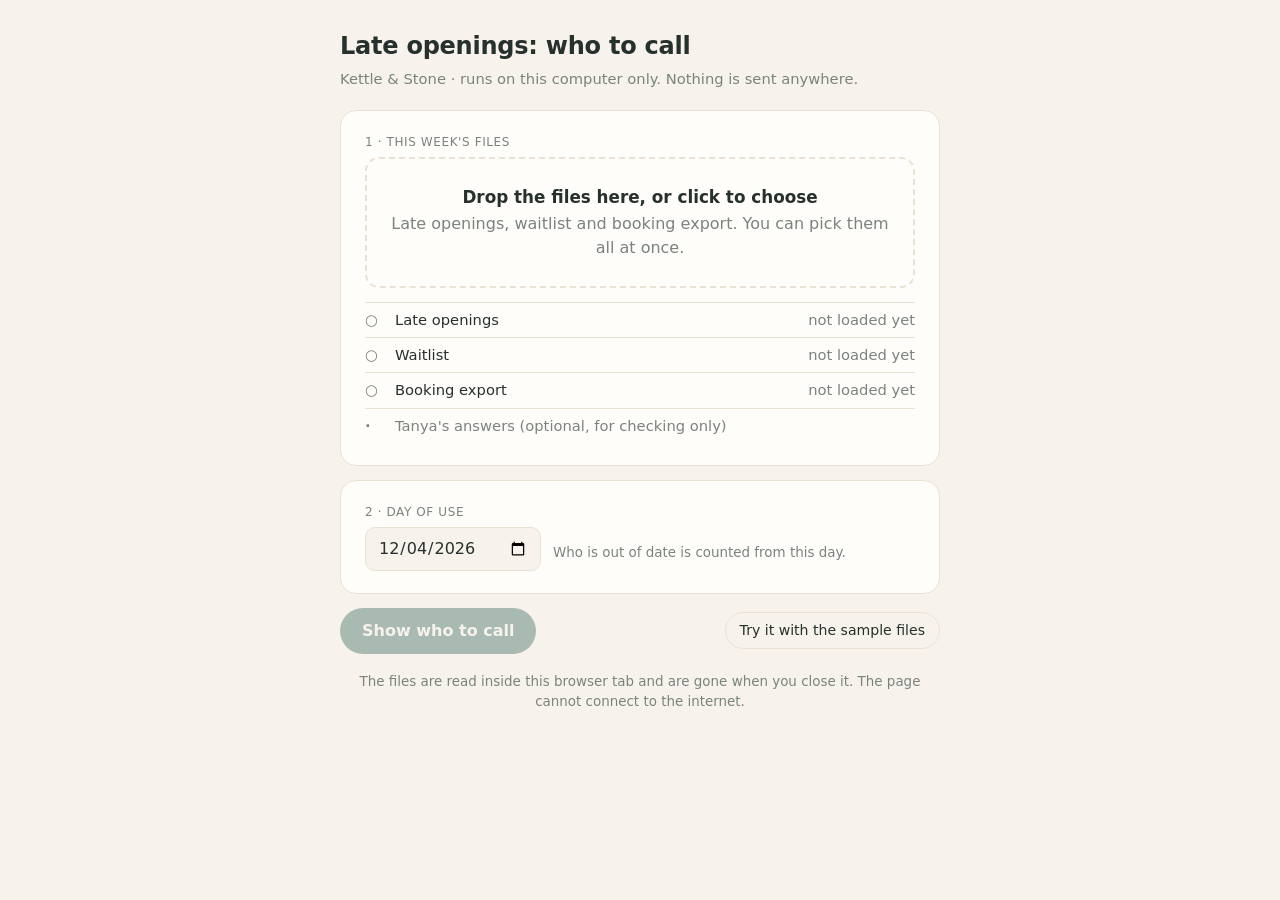
<file: fallback/kettle-refill.html>
<!doctype html>
<html lang="en">
<head>
<meta charset="utf-8">
<meta name="viewport" content="width=device-width,initial-scale=1">
<meta http-equiv="Content-Security-Policy" content="default-src 'none'; script-src 'unsafe-inline'; style-src 'unsafe-inline'; img-src data:;">
<title>Late openings, who to call</title>
<style>
:root{--bg:#f7f3ec;--card:#fffdf9;--ink:#26302c;--mut:#7a837e;--line:#e9e2d4;--acc:#35665a;--accbg:#e6efe9;--warm:#b96a3b;--warmbg:#f8e9dc;--bad:#a1302e}
@media(prefers-color-scheme:dark){:root{--bg:#141817;--card:#1c2220;--ink:#ebefec;--mut:#8d9993;--line:#2c3532;--acc:#7cc4b0;--accbg:#22322d;--warm:#e3a070;--warmbg:#352a21;--bad:#e27a77}}
*{box-sizing:border-box}
body{margin:0;background:var(--bg);color:var(--ink);font:16px/1.5 system-ui,-apple-system,"Segoe UI",sans-serif;-webkit-font-smoothing:antialiased}
button{font:inherit;color:inherit}
header{max-width:1000px;margin:0 auto;padding:28px 20px 12px;display:flex;gap:16px;justify-content:space-between;align-items:flex-end;flex-wrap:wrap}
h1{font-size:1.5rem;font-weight:650;margin:0;letter-spacing:-.01em}
.lead{color:var(--mut);margin:4px 0 0;font-size:.92rem}.lead b{color:var(--ink);font-weight:650}
.setup-mode header{max-width:640px}
.noscript{max-width:1000px;margin:0 auto 16px;padding:12px 20px;color:var(--bad)}
/* setup */
#setup{max-width:640px;margin:0 auto;padding:8px 20px 64px}
.card{background:var(--card);border:1px solid var(--line);border-radius:16px;padding:22px 24px;margin-bottom:14px}
.step{font-size:.75rem;text-transform:uppercase;letter-spacing:.05em;color:var(--mut);margin:0 0 6px}
#drop{display:block;border:2px dashed var(--line);border-radius:14px;padding:26px 16px;text-align:center;cursor:pointer;color:var(--mut)}
#drop.over{border-color:var(--acc);background:var(--accbg)}
#drop b{color:var(--ink);display:block;font-size:1.05rem;margin-bottom:2px}
#pick{position:absolute;opacity:0;pointer-events:none}
#files{list-style:none;margin:14px 0 0;padding:0;font-size:.92rem}
#files li{display:grid;grid-template-columns:22px auto 1fr;gap:8px;padding:6px 0;border-top:1px solid var(--line)}
#files .mk{font-weight:650;color:var(--mut)}#files .got .mk{color:var(--acc)}
#files .fn{color:var(--mut);text-align:right;overflow:hidden;text-overflow:ellipsis;white-space:nowrap}
#files .opt .k{color:var(--mut)}
.row{display:flex;gap:12px;align-items:center;flex-wrap:wrap}
input[type=date]{font:inherit;padding:8px 12px;border:1px solid var(--line);border-radius:10px;background:var(--bg);color:var(--ink)}
.hint{color:var(--mut);font-size:.84rem;margin:8px 0 0}
.primary{border:0;background:var(--acc);color:var(--bg);padding:11px 22px;border-radius:999px;font-weight:650;cursor:pointer}
.primary:disabled{opacity:.4;cursor:default}
.ghost{border:1px solid var(--line);background:transparent;padding:7px 14px;border-radius:999px;cursor:pointer;font-size:.88rem}
.msg{border-radius:12px;padding:10px 14px;font-size:.9rem;margin-bottom:14px}.msg.warn{background:var(--warmbg);color:var(--warm)}.msg.ok{background:var(--accbg);color:var(--acc)}
.privacy{color:var(--mut);font-size:.84rem;text-align:center;margin-top:18px}
/* results */
.bar{display:flex;gap:10px;align-items:center;flex-wrap:wrap}
.seg{display:inline-flex;border:1px solid var(--line);border-radius:999px;background:var(--card);padding:3px}
.seg button{border:0;background:transparent;padding:5px 14px;border-radius:999px;font-size:.88rem;cursor:pointer;color:var(--mut)}
.seg button.on{background:var(--acc);color:var(--bg)}
.segcap{font-size:.75rem;color:var(--mut);margin:0 0 4px 4px}
.app{max-width:1000px;margin:0 auto;padding:8px 20px 40px;display:grid;grid-template-columns:250px 1fr;gap:20px;align-items:start}
.list{background:var(--card);border:1px solid var(--line);border-radius:16px;padding:8px;max-height:80vh;overflow:auto;position:sticky;top:12px}
.day{font-size:.72rem;color:var(--mut);padding:10px 10px 4px;text-transform:uppercase;letter-spacing:.04em}
.item{display:flex;align-items:center;gap:10px;width:100%;text-align:left;border:0;background:none;padding:8px 10px;border-radius:10px;cursor:pointer}
.item:hover{background:var(--accbg)}.item.on{background:var(--acc);color:var(--bg)}
.item .t{font-weight:650;min-width:3.4em;font-variant-numeric:tabular-nums}
.item .th{flex:1;font-size:.86rem;opacity:.8;white-space:nowrap;overflow:hidden;text-overflow:ellipsis}
.item .n{font-size:.76rem;min-width:1.7em;text-align:center;padding:1px 6px;border-radius:999px;background:var(--accbg);color:var(--acc);font-weight:650}
.item .n.z{background:transparent;color:var(--mut);font-weight:400}
.item.on .n{background:rgba(255,255,255,.2);color:inherit}
.panel{background:var(--card);border:1px solid var(--line);border-radius:16px;padding:24px 26px}
.panel h2{margin:0;font-size:1.3rem;font-weight:650;letter-spacing:-.01em}
.meta{color:var(--mut);font-size:.88rem;margin-top:2px}
.funnel{display:flex;gap:8px;align-items:center;flex-wrap:wrap;margin:14px 0 20px;color:var(--mut);font-size:.84rem}
.funnel b{color:var(--ink);font-weight:650}.funnel .arrow{opacity:.6}
.rule{background:var(--bg);border-radius:12px;padding:10px 14px;font-size:.86rem;color:var(--mut);margin-bottom:12px}.rule b{color:var(--ink)}
.p{display:grid;grid-template-columns:34px 1fr auto;gap:2px 12px;align-items:center;padding:12px 14px;border-radius:12px;margin-bottom:8px;border:1px solid var(--line)}
.p.now{background:var(--accbg);border-color:var(--acc)}
.p.later{opacity:.6}.p.skipped{opacity:.4}.p.skipped .nm,.p.skipped .ph{text-decoration:line-through}
.rk{width:28px;height:28px;border-radius:50%;background:var(--card);color:var(--acc);font-weight:650;display:grid;place-items:center;font-size:.85rem}
.lab{grid-column:1/4;font-size:.72rem;text-transform:uppercase;letter-spacing:.05em;color:var(--acc);font-weight:650;display:none}
.p.now .lab{display:block}
.nm{font-weight:650;font-size:1.1rem}.p.now .nm{font-size:1.3rem}
.ph{font-size:1.05rem;font-variant-numeric:tabular-nums}.p.now .ph{font-size:1.3rem;font-weight:650}
.sub{grid-column:2/4;color:var(--mut);font-size:.82rem;display:flex;gap:8px;flex-wrap:wrap;align-items:center}
.tag{padding:0 9px;border-radius:999px;background:var(--warmbg);color:var(--warm);font-size:.76rem}
.chks{grid-column:2/4;list-style:none;margin:6px 0 0;padding:0;font-size:.84rem;display:grid;gap:2px}
.chks li{display:grid;grid-template-columns:16px 76px 1fr auto;gap:6px}
.ck{color:var(--acc);font-weight:650}.w,.got{color:var(--mut)}
.btns{grid-column:2/4;display:flex;gap:8px;margin-top:8px;flex-wrap:wrap}
.btns button{font-size:.86rem;padding:6px 14px;border-radius:999px;border:1px solid var(--line);background:var(--card);cursor:pointer}
.btns button.go{background:var(--acc);border-color:var(--acc);color:var(--bg)}
.done-msg{background:var(--accbg);border:1px solid var(--acc);border-radius:12px;padding:12px 14px;margin-bottom:8px;font-weight:650}
.done-msg.warn{background:var(--warmbg);border-color:var(--warm);color:var(--warm)}
.link{border:0;background:none;text-decoration:underline;cursor:pointer;font-weight:400;font-size:.88rem;color:inherit}
.none{padding:14px;border:1px solid var(--line);border-radius:12px;color:var(--mut)}
.more{color:var(--mut);font-size:.84rem;margin:4px 2px 0}
.chk{margin-top:14px;font-size:.82rem;color:var(--acc)}.chk.miss{color:var(--bad)}
.foot{max-width:1000px;margin:0 auto;padding:0 20px 48px}
details{background:var(--card);border:1px solid var(--line);border-radius:14px;padding:12px 18px;margin-top:10px}
summary{cursor:pointer;font-weight:650}details p{color:var(--mut);font-size:.88rem;margin:6px 0}li{font-size:.92rem}
.panel details{background:transparent}
@media(max-width:760px){.app{grid-template-columns:1fr}.list{position:static;max-height:240px}.chks li{grid-template-columns:16px 70px 1fr}.chks .got{grid-column:3}}
</style>
</head>
<body class="setup-mode">
<header><div><h1>Late openings: who to call</h1>
<p class="lead" id="lead">Kettle &amp; Stone · runs on this computer only. Nothing is sent anywhere.</p></div></header>
<noscript><p class="noscript">This page needs a normal web browser such as Chrome or Edge, with scripts allowed.</p></noscript>

<main id="setup">
  <div id="msg" class="msg" hidden></div>
  <div class="card">
    <p class="step">1 · This week's files</p>
    <label id="drop" for="pick"><b>Drop the files here, or click to choose</b>Late openings, waitlist and booking export. You can pick them all at once.</label>
    <input id="pick" type="file" accept=".csv,text/csv" multiple>
    <ul id="files"></ul>
  </div>
  <div class="card">
    <p class="step">2 · Day of use</p>
    <div class="row"><input id="today" type="date"><span class="hint">Who is out of date is counted from this day.</span></div>
  </div>
  <div class="row" style="justify-content:space-between">
    <button id="go" class="primary" disabled>Show who to call</button>
    <button id="sampleBtn" class="ghost">Try it with the sample files</button>
  </div>
  <p class="privacy">The files are read inside this browser tab and are gone when you close it. The page cannot connect to the internet.</p>
</main>

<div id="results" hidden>
  <div class="app" style="padding-bottom:8px">
    <div class="bar" style="grid-column:1/3;justify-content:space-between">
      <div class="bar"><button id="back" class="ghost">← Load other files</button><button id="logBtn" class="ghost">Download run log</button></div>
      <div><p class="segcap">Who gets the first call</p><div class="seg"><button data-order="asked" class="on">Asked first</button><button data-order="fast">Fastest to arrive</button></div></div>
    </div>
  </div>
  <div class="app"><nav class="list" id="list"></nav><section class="panel" id="panel"></section></div>
  <div class="foot">
    <details><summary>Needs a look before use (<span id="reviewN">0</span>)</summary><p>Notes the rules could not read. These people are never shown until someone checks.</p><ul id="review"></ul></details>
    <details><summary>Taken off the list (<span id="oldN">0</span>)</summary><ul id="old"></ul></details>
  </div>
</div>
<script type="application/json" id="sample">{"today": "2026-10-21", "names": {"openings": "late-openings-2026-09-21-to-2026-10-17.csv", "waitlist": "waitlist-2026-10-21.csv", "appointments": "appointments-2026-09-21-to-2026-10-17.csv", "key": "answer-key-tanya.csv"}, "files": {"openings": "opening_id,appointment_id,date,day,start,length_min,therapist,kind,cancelled_at,hours_notice,heard_via,client_had_confirmed,refilled,refilled_how,booked_value_cad\nO01,A-24010,2026-09-21,Mon,12:30,60,Josée Landry,late cancel,2026-09-21 09:47,2.7,phone,yes (text),no,,115\nO02,A-24020,2026-09-21,Mon,15:45,60,Amira Haddad,no-show,2026-09-21 16:00,0.0,no-show,no,no,,115\nO03,A-24035,2026-09-22,Tue,11:00,90,Kelsey Babineau,late cancel,2026-09-22 07:12,3.8,voicemail (overnight),yes (text),no,,160\nO04,A-24038,2026-09-22,Tue,12:15,60,Dave Melanson,late cancel,2026-09-22 03:00,9.2,voicemail (overnight),yes (phone),yes,rebooked online,115\nO05,A-24065,2026-09-23,Wed,11:45,60,Rachel Thibodeau,late cancel,2026-09-22 23:22,12.4,online (Kneadly),yes (text),no,,115\nO06,A-24075,2026-09-23,Wed,15:00,60,Kelsey Babineau,late cancel,2026-09-23 01:42,13.3,online (Kneadly),yes (text),no,,115\nO07,A-24085,2026-09-23,Wed,18:45,60,Amira Haddad,no-show,2026-09-23 19:00,0.0,no-show,no,no,,115\nO08,A-24086,2026-09-23,Wed,18:45,60,Rachel Thibodeau,late cancel,2026-09-23 04:23,14.4,voicemail (overnight),yes (text),no,,115\nO09,A-24090,2026-09-24,Thu,10:15,60,Josée Landry,late cancel,2026-09-23 22:31,11.7,online (Kneadly),yes (text),no,,115\nO10,A-24099,2026-09-24,Thu,13:30,60,Dave Melanson,late cancel,2026-09-24 05:16,8.2,online (Kneadly),no,yes,desk called down the waitlist,115\nO11,A-24126,2026-09-25,Fri,13:15,60,Josée Landry,late cancel,2026-09-25 00:31,12.7,online (Kneadly),yes (text),yes,a client happened to call,115\nO12,A-24163,2026-09-28,Mon,11:30,60,Josée Landry,late cancel,2026-09-27 21:58,13.5,voicemail (overnight),no,yes,rebooked online,115\nO13,A-24167,2026-09-28,Mon,12:30,30,Amira Haddad,late cancel,2026-09-28 11:20,1.2,text reply,yes (phone),no,,70\nO14,A-24172,2026-09-28,Mon,13:30,60,Dave Melanson,no-show,2026-09-28 13:45,0.0,no-show,yes (text),no,,115\nO15,A-24188,2026-09-29,Tue,09:00,60,Marc Cormier,late cancel,2026-09-28 13:42,19.3,text reply,no,yes,a client happened to call,115\nO16,A-24193,2026-09-29,Tue,11:00,60,Dave Melanson,late cancel,2026-09-29 01:16,9.7,voicemail (overnight),yes (phone),no,,115\nO17,A-24231,2026-09-30,Wed,14:45,60,Amira Haddad,late cancel,2026-09-30 05:25,9.3,online (Kneadly),yes (text),no,,115\nO18,A-24265,2026-10-01,Thu,16:30,60,Rachel Thibodeau,late cancel,2026-10-01 09:09,7.3,morning call,yes (text),no,,115\nO19,A-24268,2026-10-01,Thu,17:45,60,Dave Melanson,late cancel,2026-10-01 06:25,11.3,voicemail (overnight),yes (text),no,,115\nO20,A-24281,2026-10-02,Fri,12:00,60,Dave Melanson,late cancel,2026-10-02 08:22,3.6,morning call,no,no,,115\nO21,A-24283,2026-10-02,Fri,13:00,60,Josée Landry,no-show,2026-10-02 13:15,0.0,no-show,no,no,,115\nO22,A-24284,2026-10-02,Fri,13:15,60,Dave Melanson,late cancel,2026-10-01 21:36,15.7,online (Kneadly),yes (text),yes,desk called down the waitlist,115\nO23,A-24320,2026-10-05,Mon,10:15,60,Amira Haddad,late cancel,2026-10-05 03:36,6.7,voicemail (overnight),yes (text),yes,desk called down the waitlist,115\nO24,A-24335,2026-10-05,Mon,14:45,60,Amira Haddad,late cancel,2026-10-05 00:59,13.8,online (Kneadly),yes (text),no,,115\nO25,A-24354,2026-10-06,Tue,12:00,60,Dave Melanson,late cancel,2026-10-05 23:29,12.5,online (Kneadly),yes (text),yes,a client happened to call,115\nO26,A-24360,2026-10-06,Tue,13:15,30,Dave Melanson,no-show,2026-10-06 13:30,0.0,no-show,no,no,,70\nO27,A-24365,2026-10-06,Tue,15:30,90,Kelsey Babineau,late cancel,2026-10-06 07:43,7.8,voicemail (overnight),yes (text),no,,160\nO28,A-24381,2026-10-07,Wed,11:15,60,Josée Landry,late cancel,2026-10-07 08:53,2.4,morning call,yes (text),no,,115\nO29,A-24408,2026-10-08,Thu,10:15,60,Josée Landry,no-show,2026-10-08 10:30,0.0,no-show,no,no,,115\nO30,A-24410,2026-10-08,Thu,11:00,60,Dave Melanson,late cancel,2026-10-08 03:00,8.0,voicemail (overnight),yes (text),no,,115\nO31,A-24423,2026-10-08,Thu,15:15,60,Dave Melanson,late cancel,2026-10-08 14:01,1.2,phone,yes (text),no,,115\nO32,A-24445,2026-10-09,Fri,13:45,60,Rachel Thibodeau,late cancel,2026-10-09 06:50,6.9,online (Kneadly),no,no,,115\nO33,A-24454,2026-10-09,Fri,17:15,60,Dave Melanson,late cancel,2026-10-09 13:51,3.4,phone,no,yes,a client happened to call,115\nO34,A-24506,2026-10-14,Wed,11:00,60,Rachel Thibodeau,late cancel,2026-10-14 03:04,7.9,voicemail (overnight),no,no,,115\nO35,A-24518,2026-10-14,Wed,15:00,60,Rachel Thibodeau,late cancel,2026-10-14 08:56,6.1,morning call,no,yes,desk called down the waitlist,115\nO36,A-24522,2026-10-14,Wed,16:00,60,Kelsey Babineau,late cancel,2026-10-14 10:26,5.6,phone,yes (text),no,,115\nO37,A-24531,2026-10-15,Thu,11:00,60,Dave Melanson,no-show,2026-10-15 11:15,0.0,no-show,no,no,,115\nO38,A-24534,2026-10-15,Thu,11:15,60,Marc Cormier,late cancel,2026-10-14 23:15,12.0,voicemail (overnight),yes (text),no,,115\nO39,A-24541,2026-10-15,Thu,14:00,60,Dave Melanson,late cancel,2026-10-15 10:40,3.3,phone,yes (text),no,,115\nO40,A-24547,2026-10-15,Thu,16:00,60,Rachel Thibodeau,late cancel,2026-10-15 14:43,1.3,text reply,no,no,,115\nO41,A-24560,2026-10-16,Fri,12:00,60,Dave Melanson,late cancel,2026-10-16 05:30,6.5,online (Kneadly),yes (text),no,,115\nO42,A-24567,2026-10-16,Fri,14:15,60,Kelsey Babineau,late cancel,2026-10-16 09:12,5.0,morning call,no,yes,a client happened to call,115\nO43,A-24571,2026-10-16,Fri,15:00,60,Dave Melanson,no-show,2026-10-16 15:15,0.0,no-show,no,no,,115\nO44,A-24594,2026-10-17,Sat,14:00,60,Amira Haddad,late cancel,2026-10-17 00:45,13.2,voicemail (overnight),yes (text),yes,rebooked online,115\n", "waitlist": "line,added,name,phone,notes\n1,Jul 6,Gisele Maillet,506-555-0101,\"90 - any - sciatica, L side\"\n2,7/14,Pauline Bastarache,506 555 0102,any - 1hr - AM\n3,Jul 20,Terry Hebert,(506) 555-0103,Dave only - after 5 - landline\n4,7/27,Normand Vienneau,506-555-0104,\"Dave only. 90. low back, bad\"\n5,Aug 4,Lynn Savoie,5065550105,J only - knee replacement June - 45\n6,8/10,Lorraine Johnson,506-555-0106,Amira - 1hr - Mon\n7,Aug 11,Lynn S.,same #,again - 45 or 60\n8,8/15,Ray Daigle,506-555-0107,any - 30 - lunch\n9,Aug 22,Claudette Richard,506-555-0108,Josée or Rachel - 90 - low back\n10,8/24,Sarah Collette,506-555-0109,\"pregnant, 2nd tri - female - 60 - wkdays\"\n11,Aug 25,Heather Doucet,506 555 0110,any - 60 - only til end of Sept then back to Ont\n12,8/26,Denis Theriault,506-555-0111,\"not Thurs, anyone but Dave - 1hr - after 3:30 (work)\"\n13,Aug 28,Kim Belliveau,506-555-0112,female only - 60 - after 4\n14,8/29,Chantal Maltais,(506)555-0113,\"post-op shoulder (rotator cuff Aug 3) - Josée only - 45 or 60 - needs 3h, drives in from Shediac\"\n15,Aug 30,Mel Arsenault,506-555-0114,any - 60 - same day ok\n16,8/31,Carole Mazerolle,506-555-0115,Josée - 60 - hip replacement July\n17,Sept 1,Brianne Cyr,506-555-0116,wants one before wedding Oct 3 - any female - 90\n18,9/2,Marcel Bujold,506-555-0117,\"Marc's reg, wants an extra - Marc only - AM - can come in 30 min, retired\"\n19,Sept 3,Jen LeBlanc,506-555-0118,any - 60 - mornings\n20,9/4,Ginette Losier,506-555-0119,fibro - light pressure!! - female only - 60 - Tues/Thurs\n21,Sept 5,Bob Gaudet,506 555 0120,\"1hr - not Marc (neighbour) - can come quick, 1hr\"\n22,9/7,Luc Bernard,506-555-0121,any - 1hr - away hunting til Oct 9\n23,Sept 8,Dan Robichaud,506-555-0122,any - 60 - Sat only. moved to Hfx?? Kelsey says\n24,9/9,Kevin Steeves,506-555-0123,any - after 5 (works) - TEXT don't call\n25,Sept 10,Steph Poirier,506-555-0124,Kelsey only - Tues - 1hr\n26,9/11,Amanda Bourgeois,506-555-0125,\"MVA claim, ins pays - Rachel or Josée - 1hr\"\n27,Sept 12,Sylvie Bordage,506-555-0126,Rachel - 60 - next day only (shift work)\n28,9/14,Yvon Allain,506-555-0127,any - 90 only - Sat\n29,Sept 15,Anne-Marie Leger,506-555-0128,\"Amira - TMJ - 45. called 10/9, going to someone in Dieppe now, take off\"\n30,9/16,Tina Saulnier,506-555-0129,Kelsey or Amira - 1hr\n31,Sept 17,Claudette R,same #,60 ok too\n32,9/18,Mike Goguen,506-555-0130,any - after 4 - here til Oct 10 (contract at the hospital)\n33,Sept 19,Patrick Chiasson,506-555-0131,AB Dave - not Mon - 1hr - AM\n34,9/21,Brianne Cyr,506-555-0116,\"again!! wedding is Sat the 3rd, any time\"\n35,Sept 22,Jennifer Leblanc,506-555-0118,\"called again, mornings still\"\n36,9/22,Monique Hache,506-555-0132,migraines - Amira only - 45 - not before 10\n37,Sept 24,Greg Wilson,506-555-0133,NEW client (intake form) - any - Fri only after 3\n38,9/25,Rita McGraw,506-555-0134,Rachel only - evenings after 6 - 1hr\n39,Sept 28,Joel Bertin,506-555-0135,\"any - 30 or 45 - on his lunch 12-1 only - 30 min notice ok, works at the bank across the st\"\n40,9/29,Vanessa Caissie,506-555-0136,pregnant 30 wks - Amira pref - needs 2-3 hrs\n41,Sept 30,Ron Babin,506-555-0137,Dave only - 90\n42,9/30,Amanda B.,506-555-0125,can do 90 if ins ok's it. still R/J\n43,Oct 1,Tina S,506-555-0129,called - has to be done by 2:30 (school pickup)\n44,10/1,Mireille Cole,506-555-0138,any - 60 - AM - text only (shift worker)\n45,Oct 2,Nicole Vautour,506-555-0139,\"Josée or Amira - 60 - not Fri - concussion (MVA), light only\"\n46,10/3,Shawn Duguay,506-555-0140,\"Marc or Dave - 1hr - hockey, hamstring\"\n47,Oct 5,Normand V,506-555-0104,again. Dave. 90 or 60 fine. after 4\n48,10/6,Carole M,506-555-0115,Jos or Rachel ok now - AM only\n49,Oct 6,Andrea Pitre,506-555-0141,any female - 45 - Wed or Fri - needs 4 hrs (2 kids)\n50,10/7,Kim Belliveau,506-555-0112,\"tried 2x, # not in service??\"\n51,Oct 8,Pauline B.,506-555-0102,called back - still wants in. Mon or Wed AM only now\n52,10/8,Helene Surette,506-555-0142,\"cancer survivor, no deep - Kelsey or Josée - 60 - Wed/Fri\"\n53,Oct 9,Luc B,506-555-0121,\"back now. wants 90 if poss, 60 ok. not Sat\"\n54,10/9,Brent Coates,506-555-0143,any but Dave - 90 - after 4\n55,Oct 10,Sylvie B,506-555-0126,still waiting - Rachel or Amira\n56,10/13,Lorraine Johnson,506-555-0106,\"called again - still Amira, Mon or Tues\"\n57,Oct 13,Lise Gautreau,506-555-0144,Dave or Jos - afternoons - can come in 2 hrs\n58,10/14,Ron Babin,506-555-0137,again - Dave - 90 - Tues or Fri only now (new shifts)\n59,Oct 15,Jordan Ouellette,506-555-0145,any - 45 - Mon/Tues after 5 - can come in an hour\n60,10/19,Mireille Cole,506-555-0138,\"sorry, add: not Thurs\"\n", "appointments": "appointment_id,date,start,end,length_min,service,therapist,client_id,client_name,booked_at,booked_via,confirmation,status,cancelled_at,cancel_via,late_fee,rebooked_into,desk_notes\nA-24001,2026-09-21,09:00,10:00,60,Massage therapy 60 min,Amira Haddad,K-2146,Gabriel Morin,2026-09-16 12:56,online,text C,Completed,,,,,\nA-24002,2026-09-21,10:00,11:00,60,Massage therapy 60 min,Josée Landry,K-1474,Thérèse Haley,2026-09-18 14:50,online,text C,Completed,,,,,\nA-24003,2026-09-21,11:00,12:00,60,Massage therapy 60 min,Dave Melanson,K-1579,Ryan Kelly,2026-09-07 20:18,online,text C,Completed,,,,,\nA-24004,2026-09-21,11:00,11:45,45,Massage therapy 45 min,Rachel Thibodeau,K-2608,Tim Fournier,2026-08-31 11:17,desk,text C,Completed,,,,,\nA-24005,2026-09-21,11:15,12:15,60,Massage therapy 60 min,Amira Haddad,K-1901,Manon Gautier,2026-09-07 10:18,online,phone (Tanya),Completed,,,,,\nA-24006,2026-09-21,11:15,12:15,60,Massage therapy 60 min,Josée Landry,K-2832,Joanne Lanteigne,2026-08-24 18:55,phone,text C,Completed,,,,,\nA-24007,2026-09-21,12:00,13:00,60,Massage therapy 60 min,Rachel Thibodeau,K-1614,Katie Breau,2026-09-11 09:52,online,text C,Completed,,,,,\nA-24008,2026-09-21,12:15,13:15,60,Massage therapy 60 min,Dave Melanson,K-1747,Victor Paulin,2026-08-24 20:31,phone,text C,Cancelled,2026-09-19 05:14,phone,,,\nA-24009,2026-09-21,12:30,13:00,30,Massage therapy 30 min,Amira Haddad,K-1915,Thérèse Morin,2026-09-14 10:42,online,none,Completed,,,,,\nA-24010,2026-09-21,12:30,13:30,60,Massage therapy 60 min,Josée Landry,K-1201,Courtney White,2026-09-07 18:25,online,text C,Late cancel,2026-09-21 09:47,phone,waived,,\nA-24011,2026-09-21,13:15,14:45,90,Massage therapy 90 min,Amira Haddad,K-2776,Alain Thomas,2026-09-18 18:40,phone,none,Completed,,,,,\nA-24012,2026-09-21,13:15,14:15,60,Massage therapy 60 min,Rachel Thibodeau,K-2111,Lauren O'Neill,2026-09-14 08:43,desk,text C,Completed,,,,,\nA-24013,2026-09-21,13:30,14:30,60,Massage therapy 60 min,Dave Melanson,K-1929,Louise Morin,2026-09-18 16:02,online,text C,Completed,,,,,\nA-24014,2026-09-21,13:45,14:15,30,Massage therapy 30 min,Josée Landry,K-1551,Marie-Claude Breau,2026-09-16 19:55,online,text C,Completed,,,,,parking pass given\nA-24015,2026-09-21,14:30,15:30,60,Massage therapy 60 min,Josée Landry,K-1908,Diane Michaud,2026-09-20 18:44,desk,text C,Completed,,,,,\nA-24016,2026-09-21,14:30,15:15,45,Massage therapy 45 min,Rachel Thibodeau,K-2797,Caroline Jacob,2026-08-17 18:19,online,phone (Tanya),Completed,,,,,\nA-24017,2026-09-21,14:45,15:45,60,Massage therapy 60 min,Dave Melanson,K-2727,Marie-Claude Arseneault,2026-08-17 10:21,online,text C,Completed,,,,,\nA-24018,2026-09-21,15:00,15:30,30,Massage therapy 30 min,Amira Haddad,K-2356,Laurie Martin,2026-09-16 09:17,online,text C,Completed,,,,,\nA-24019,2026-09-21,15:30,17:00,90,Massage therapy 90 min,Rachel Thibodeau,K-2748,Alain Duplessis,2026-09-11 10:30,phone,text C,Completed,,,,,\nA-24020,2026-09-21,15:45,16:45,60,Massage therapy 60 min,Amira Haddad,K-2902,Robin Beaulieu,2026-09-11 08:00,online,none,No-show,2026-09-21 16:00,no-show,waived,,\nA-24021,2026-09-21,15:45,17:15,90,Massage therapy 90 min,Josée Landry,K-2636,Martine LeClair,2026-09-16 20:01,online,text C,Completed,,,,,\nA-24022,2026-09-21,16:00,17:30,90,Massage therapy 90 min,Dave Melanson,K-3035,Bernadette Kelly,2026-09-20 15:44,online,none,Completed,,,,,\nA-24023,2026-09-21,17:00,18:00,60,Massage therapy 60 min,Amira Haddad,K-3070,Cathy Johnston,2026-08-24 09:52,online,text C,Completed,,,,,\nA-24024,2026-09-21,17:15,18:45,90,Massage therapy 90 min,Rachel Thibodeau,K-3259,Eric Breau,2026-09-14 07:57,online,none,Completed,,,,,\nA-24025,2026-09-21,17:30,18:00,30,Massage therapy 30 min,Josée Landry,K-1236,Dominique White,2026-09-07 20:22,online,text C,Completed,,,,,\nA-24026,2026-09-21,17:45,18:15,30,Massage therapy 30 min,Dave Melanson,K-1411,Geneviève Lanteigne,2026-09-14 18:16,desk,text C,Completed,,,,,\nA-24027,2026-09-21,18:30,19:15,45,Massage therapy 45 min,Dave Melanson,K-1124,Dominique Saint-Onge,2026-08-17 17:21,online,none,Completed,,,,,\"running 10 min late, called\"\nA-24028,2026-09-21,19:00,20:00,60,Massage therapy 60 min,Rachel Thibodeau,K-2160,Laurie Wheaton,2026-09-11 12:44,desk,text C,Completed,,,,,\"running 10 min late, called\"\nA-24029,2026-09-21,19:30,20:00,30,Massage therapy 30 min,Dave Melanson,K-1327,Thérèse MacLean,2026-08-17 20:14,online,none,Completed,,,,,\nA-24030,2026-09-22,09:00,10:00,60,Massage therapy 60 min,Amira Haddad,K-1383,Ashley Wheaton,2026-09-20 09:33,phone,none,Completed,,,,,\nA-24031,2026-09-22,09:00,10:00,60,Massage therapy 60 min,Marc Cormier,K-2755,Colette Girouard,2026-09-21 10:43,phone,text C,Completed,,,,,\nA-24032,2026-09-22,10:15,11:15,60,Massage therapy 60 min,Amira Haddad,K-1299,Simone Clark,2026-09-17 19:27,desk,none,Completed,,,,,\nA-24033,2026-09-22,10:15,10:45,30,Massage therapy 30 min,Marc Cormier,K-2748,Alain Duplessis,2026-09-12 10:15,desk,text C,Completed,,,,,\nA-24034,2026-09-22,11:00,12:00,60,Massage therapy 60 min,Dave Melanson,K-2307,Manon Beaulieu,2026-08-25 15:08,online,none,Completed,,,,,\nA-24035,2026-09-22,11:00,12:30,90,Massage therapy 90 min,Kelsey Babineau,K-1698,Nathalie Lagacé,2026-09-12 20:51,online,text C,Late cancel,2026-09-22 07:12,voicemail (overnight),waived,,\nA-24036,2026-09-22,11:00,12:00,60,Massage therapy 60 min,Marc Cormier,K-2454,Victor White,2026-09-19 11:39,phone,text C,Completed,,,,,\nA-24037,2026-09-22,11:30,12:30,60,Massage therapy 60 min,Amira Haddad,K-2454,Victor White,2026-08-18 20:08,desk,text C,Completed,,,,,\nA-24038,2026-09-22,12:15,13:15,60,Massage therapy 60 min,Dave Melanson,K-1789,Karine Brun,2026-08-18 17:01,desk,phone (Tanya),Late cancel,2026-09-22 03:00,voicemail (overnight),waived,A-24039,\nA-24039,2026-09-22,12:15,13:15,60,Massage therapy 60 min,Dave Melanson,K-1656,Tracy Gautier,2026-09-22 07:20,online,n/a (same day),Completed,,,,,slot reopened online (slot from A-24038)\nA-24040,2026-09-22,12:15,12:45,30,Massage therapy 30 min,Marc Cormier,K-2482,Tim Chevarie,2026-09-20 07:03,online,text C,Completed,,,,,\nA-24041,2026-09-22,12:45,13:45,60,Massage therapy 60 min,Amira Haddad,K-1747,Victor Paulin,2026-09-21 18:36,desk,none,Completed,,,,,\nA-24042,2026-09-22,12:45,13:30,45,Massage therapy 45 min,Kelsey Babineau,K-1306,Sylvain Hicks,2026-09-08 12:35,online,text C,Cancelled,2026-09-18 05:08,phone,,,\nA-24043,2026-09-22,13:00,13:45,45,Massage therapy 45 min,Marc Cormier,K-2209,Nathalie Boucher,2026-09-01 19:06,desk,phone (Tanya),Completed,,,,,\nA-24044,2026-09-22,13:30,14:30,60,Massage therapy 60 min,Dave Melanson,K-1565,Émilie Hicks,2026-09-17 09:07,online,text C,Completed,,,,,\nA-24045,2026-09-22,13:45,14:45,60,Massage therapy 60 min,Kelsey Babineau,K-1929,Louise Morin,2026-08-25 18:26,online,text C,Completed,,,,,\nA-24046,2026-09-22,14:00,15:30,90,Massage therapy 90 min,Amira Haddad,K-2111,Lauren O'Neill,2026-09-08 09:05,online,text C,Completed,,,,,\nA-24047,2026-09-22,14:00,14:30,30,Massage therapy 30 min,Marc Cormier,K-2153,Cathy Aucoin,2026-09-17 09:14,online,none,Completed,,,,,\nA-24048,2026-09-22,14:45,15:45,60,Massage therapy 60 min,Dave Melanson,K-2447,Derek Ouellet,2026-09-15 21:18,desk,phone (Tanya),Completed,,,,,\nA-24049,2026-09-22,15:00,16:30,90,Massage therapy 90 min,Kelsey Babineau,K-2958,Eric Duplessis,2026-09-08 17:46,desk,text C,Completed,,,,,\nA-24050,2026-09-22,15:45,16:45,60,Massage therapy 60 min,Amira Haddad,K-1355,Shannon Pothier,2026-09-08 18:06,online,text C,Completed,,,,,\nA-24051,2026-09-22,16:00,17:00,60,Massage therapy 60 min,Dave Melanson,K-1691,Geneviève Brun,2026-08-18 07:36,online,text C,Completed,,,,,\nA-24052,2026-09-22,16:45,18:15,90,Massage therapy 90 min,Kelsey Babineau,K-2958,Eric Duplessis,2026-09-20 19:50,phone,text C,Completed,,,,,\nA-24053,2026-09-22,17:00,18:00,60,Massage therapy 60 min,Amira Haddad,K-3147,Alain Beaulieu,2026-08-18 15:50,online,none,Completed,,,,,\nA-24054,2026-09-22,17:15,18:00,45,Massage therapy 45 min,Dave Melanson,K-2937,Roger Ouellet,2026-08-25 15:03,online,text C,Completed,,,,,\nA-24055,2026-09-22,18:15,19:15,60,Massage therapy 60 min,Dave Melanson,K-2062,Caroline Haley,2026-09-12 15:46,phone,text C,Completed,,,,,\nA-24056,2026-09-22,18:30,20:00,90,Massage therapy 90 min,Kelsey Babineau,K-1348,Simone McKay,2026-09-21 09:52,online,text C,Completed,,,,,\nA-24057,2026-09-22,19:30,20:00,30,Massage therapy 30 min,Dave Melanson,K-1817,Pierre Pothier,2026-09-20 15:59,desk,text C,Completed,,,,,\nA-24058,2026-09-23,09:00,10:00,60,Massage therapy 60 min,Josée Landry,K-1579,Ryan Kelly,2026-08-19 11:03,desk,none,Completed,,,,,\nA-24059,2026-09-23,09:00,10:30,90,Massage therapy 90 min,Kelsey Babineau,K-2510,Colette Taylor,2026-09-20 20:37,online,phone (Tanya),Completed,,,,,\nA-24060,2026-09-23,10:15,11:15,60,Massage therapy 60 min,Josée Landry,K-1733,Sylvain Lirette,2026-09-22 07:11,online,phone (Tanya),Completed,,,,,\nA-24061,2026-09-23,10:45,11:45,60,Massage therapy 60 min,Kelsey Babineau,K-2580,Élise Maillet-Roy,2026-08-26 20:54,online,phone (Tanya),Completed,,,,,\nA-24062,2026-09-23,11:00,11:45,45,Massage therapy 45 min,Amira Haddad,K-1376,Victor Roy,2026-08-19 19:48,phone,none,Completed,,,,,\nA-24063,2026-09-23,11:00,11:30,30,Massage therapy 30 min,Rachel Thibodeau,K-2181,Susan Maillet-Roy,2026-09-21 10:17,online,text C,Completed,,,,,\nA-24064,2026-09-23,11:30,12:30,60,Massage therapy 60 min,Josée Landry,K-3343,Sylvain Morin,2026-08-19 17:38,online,text C,Completed,,,,,\nA-24065,2026-09-23,11:45,12:45,60,Massage therapy 60 min,Rachel Thibodeau,K-2937,Roger Ouellet,2026-09-13 08:52,desk,text C,Late cancel,2026-09-22 23:22,online (Kneadly),waived,,\nA-24066,2026-09-23,12:00,13:00,60,Massage therapy 60 min,Amira Haddad,K-2258,Ryan Blanchard,2026-09-22 15:49,phone,phone (Tanya),Completed,,,,,\nA-24067,2026-09-23,12:00,13:00,60,Massage therapy 60 min,Kelsey Babineau,K-1502,Leah Frenette,2026-08-26 21:18,online,none,Completed,,,,,\nA-24068,2026-09-23,12:45,13:30,45,Massage therapy 45 min,Josée Landry,K-3000,Diane Deveau,2026-09-18 17:02,online,none,Completed,,,,,\nA-24069,2026-09-23,13:00,14:00,60,Massage therapy 60 min,Rachel Thibodeau,K-3217,Émilie Fougère,2026-09-22 15:32,online,text C,Completed,,,,,\nA-24070,2026-09-23,13:15,14:45,90,Massage therapy 90 min,Amira Haddad,K-2279,Gilles Wheaton,2026-09-09 18:57,desk,phone (Tanya),Completed,,,,,\nA-24071,2026-09-23,13:15,14:45,90,Massage therapy 90 min,Kelsey Babineau,K-1047,Pierre Girouard,2026-09-22 08:05,online,text C,Completed,,,,,\nA-24072,2026-09-23,13:45,15:15,90,Massage therapy 90 min,Josée Landry,K-3161,Shannon Saint-Onge,2026-08-26 18:48,online,text C,Completed,,,,,\nA-24073,2026-09-23,14:15,15:15,60,Massage therapy 60 min,Rachel Thibodeau,K-2601,Andrée Lirette,2026-09-16 07:57,desk,text C,Completed,,,,,\nA-24074,2026-09-23,15:00,16:00,60,Massage therapy 60 min,Amira Haddad,K-2993,Michel Chevarie,2026-09-21 08:16,online,text C,Completed,,,,,\nA-24075,2026-09-23,15:00,16:00,60,Massage therapy 60 min,Kelsey Babineau,K-1173,Colette Gautier,2026-08-19 10:37,phone,text C,Late cancel,2026-09-23 01:42,online (Kneadly),waived,,\nA-24076,2026-09-23,15:30,16:30,60,Massage therapy 60 min,Josée Landry,K-1516,Émilie Belanger,2026-09-09 16:30,phone,phone (Tanya),Completed,,,,,\nA-24077,2026-09-23,15:30,16:00,30,Massage therapy 30 min,Rachel Thibodeau,K-2587,Samuel Cyr-Martin,2026-09-16 18:41,online,text C,Completed,,,,,\nA-24078,2026-09-23,16:15,17:15,60,Massage therapy 60 min,Amira Haddad,K-2755,Colette Girouard,2026-09-16 19:08,phone,none,Completed,,,,,\nA-24079,2026-09-23,16:15,17:15,60,Massage therapy 60 min,Kelsey Babineau,K-1684,Thérèse Dionne,2026-09-16 15:59,phone,text C,Completed,,,,,\nA-24080,2026-09-23,16:15,17:15,60,Massage therapy 60 min,Rachel Thibodeau,K-1565,Émilie Hicks,2026-08-19 17:06,desk,none,Cancelled,2026-09-22 05:39,morning call,,,\nA-24081,2026-09-23,16:45,17:45,60,Massage therapy 60 min,Josée Landry,K-1768,Zoé Morin,2026-09-09 17:51,online,none,Completed,,,,,\nA-24082,2026-09-23,17:30,18:30,60,Massage therapy 60 min,Amira Haddad,K-2139,Martine Dionne,2026-09-16 20:13,online,text C,Completed,,,,,\nA-24083,2026-09-23,17:30,18:00,30,Massage therapy 30 min,Kelsey Babineau,K-2160,Laurie Wheaton,2026-09-09 13:43,desk,phone (Tanya),Completed,,,,,\nA-24084,2026-09-23,17:30,18:30,60,Massage therapy 60 min,Rachel Thibodeau,K-1880,Jean-Paul Deveau,2026-09-13 11:22,phone,text C,Completed,,,,,\nA-24085,2026-09-23,18:45,19:45,60,Massage therapy 60 min,Amira Haddad,K-1495,Colette Bourgoin,2026-08-19 21:03,phone,none,No-show,2026-09-23 19:00,no-show,charged $57.50,,\nA-24086,2026-09-23,18:45,19:45,60,Massage therapy 60 min,Rachel Thibodeau,K-1978,Yvette Jacob,2026-09-20 16:03,phone,text C,Late cancel,2026-09-23 04:23,voicemail (overnight),waived,,\nA-24087,2026-09-24,09:00,10:00,60,Massage therapy 60 min,Josée Landry,K-2832,Joanne Lanteigne,2026-09-10 09:07,online,text C,Completed,,,,,\nA-24088,2026-09-24,09:00,09:45,45,Massage therapy 45 min,Marc Cormier,K-2986,Caroline Beaulieu,2026-08-20 13:25,online,text C,Completed,,,,,\nA-24089,2026-09-24,10:00,11:30,90,Massage therapy 90 min,Marc Cormier,K-2545,Sonia MacLean,2026-09-03 18:57,online,text C,Completed,,,,,\nA-24090,2026-09-24,10:15,11:15,60,Massage therapy 60 min,Josée Landry,K-2209,Nathalie Boucher,2026-09-10 16:08,phone,text C,Late cancel,2026-09-23 22:31,online (Kneadly),waived,,\nA-24091,2026-09-24,11:00,11:30,30,Massage therapy 30 min,Dave Melanson,K-3042,Jocelyn Hachey,2026-09-10 12:27,phone,none,Completed,,,,,\nA-24092,2026-09-24,11:00,12:00,60,Massage therapy 60 min,Rachel Thibodeau,K-1481,Stéphane Haley,2026-09-22 17:45,phone,text C,Completed,,,,,\nA-24093,2026-09-24,11:30,12:30,60,Massage therapy 60 min,Josée Landry,K-2258,Ryan Blanchard,2026-09-10 15:28,online,text C,Cancelled,2026-09-22 16:18,text reply,,,\nA-24094,2026-09-24,11:45,13:15,90,Massage therapy 90 min,Dave Melanson,K-1600,Martine Caissy,2026-09-17 15:25,desk,text C,Completed,,,,,\nA-24095,2026-09-24,11:45,12:45,60,Massage therapy 60 min,Marc Cormier,K-2517,Brandon Blanchard,2026-09-10 16:35,online,text C,Completed,,,,,\"running 10 min late, called\"\nA-24096,2026-09-24,12:15,13:45,90,Massage therapy 90 min,Rachel Thibodeau,K-1481,Stéphane Haley,2026-09-03 19:13,phone,phone (Tanya),Completed,,,,,\nA-24097,2026-09-24,12:45,13:45,60,Massage therapy 60 min,Josée Landry,K-1145,Rosalie Fournier,2026-09-10 19:38,phone,text C,Completed,,,,,\nA-24098,2026-09-24,13:00,14:00,60,Massage therapy 60 min,Marc Cormier,K-1649,Courtney Bourgoin,2026-09-23 15:12,online,text C,Completed,,,,,\nA-24099,2026-09-24,13:30,14:30,60,Massage therapy 60 min,Dave Melanson,K-1663,Noémie Fournier,2026-09-14 20:59,desk,none,Late cancel,2026-09-24 05:16,online (Kneadly),waived,A-24100,\nA-24100,2026-09-24,13:30,14:30,60,Massage therapy 60 min,Dave Melanson,K-2291,Melanie Arsenault,2026-09-24 09:09,desk,n/a (same day),Completed,,,,,filled from waitlist (slot from A-24099)\nA-24101,2026-09-24,14:00,14:45,45,Massage therapy 45 min,Josée Landry,K-1789,Karine Brun,2026-09-21 07:48,phone,none,Completed,,,,,\nA-24102,2026-09-24,14:00,15:00,60,Massage therapy 60 min,Rachel Thibodeau,K-2454,Victor White,2026-09-10 14:27,desk,phone (Tanya),Completed,,,,,\nA-24103,2026-09-24,14:15,15:00,45,Massage therapy 45 min,Marc Cormier,K-2391,Roger Gould,2026-09-03 14:21,desk,text C,Completed,,,,,gift cert\nA-24104,2026-09-24,14:45,15:45,60,Massage therapy 60 min,Dave Melanson,K-2237,Linda Blanchard,2026-09-17 20:20,phone,text C,Completed,,,,,\nA-24105,2026-09-24,15:00,16:00,60,Massage therapy 60 min,Josée Landry,K-1586,Louise Perry,2026-09-22 17:34,online,text C,Completed,,,,,\nA-24106,2026-09-24,15:15,16:15,60,Massage therapy 60 min,Rachel Thibodeau,K-3259,Eric Breau,2026-08-27 19:06,phone,text C,Completed,,,,,\nA-24107,2026-09-24,16:00,17:30,90,Massage therapy 90 min,Dave Melanson,K-1817,Pierre Pothier,2026-09-17 10:59,online,phone (Tanya),Completed,,,,,\"running 10 min late, called\"\nA-24108,2026-09-24,16:15,17:15,60,Massage therapy 60 min,Josée Landry,K-2048,Samuel Belanger,2026-09-17 12:40,phone,none,Completed,,,,,\nA-24109,2026-09-24,16:30,17:30,60,Massage therapy 60 min,Rachel Thibodeau,K-2461,Tracy Gould,2026-09-10 12:58,desk,phone (Tanya),Completed,,,,,\nA-24110,2026-09-24,17:30,18:00,30,Massage therapy 30 min,Josée Landry,K-2888,Victor Frenette,2026-09-17 13:27,desk,text C,Completed,,,,,\nA-24111,2026-09-24,17:45,19:15,90,Massage therapy 90 min,Dave Melanson,K-1250,Élise Hachey,2026-09-14 12:23,online,none,Completed,,,,,\nA-24112,2026-09-24,17:45,19:15,90,Massage therapy 90 min,Rachel Thibodeau,K-2132,Serge Gould,2026-09-17 10:53,phone,text C,Completed,,,,,\nA-24113,2026-09-24,19:30,20:00,30,Massage therapy 30 min,Rachel Thibodeau,K-1187,Mona Ross,2026-08-27 15:19,desk,phone (Tanya),Completed,,,,,\nA-24114,2026-09-25,09:00,10:00,60,Massage therapy 60 min,Josée Landry,K-1446,Robin Dupuis,2026-08-21 10:04,online,phone (Tanya),Completed,,,,,\nA-24115,2026-09-25,10:00,11:00,60,Massage therapy 60 min,Kelsey Babineau,K-2188,Megan Lirette,2026-09-18 17:31,online,text C,Completed,,,,,\nA-24116,2026-09-25,10:15,11:15,60,Massage therapy 60 min,Josée Landry,K-2671,Sandra Gould,2026-09-15 12:46,online,text C,Completed,,,,,\nA-24117,2026-09-25,11:00,12:00,60,Massage therapy 60 min,Dave Melanson,K-1446,Robin Dupuis,2026-09-11 13:10,online,none,Completed,,,,,\nA-24118,2026-09-25,11:00,12:00,60,Massage therapy 60 min,Rachel Thibodeau,K-2615,Hailey Jacob,2026-09-18 20:57,online,text C,Completed,,,,,\nA-24119,2026-09-25,11:15,12:00,45,Massage therapy 45 min,Kelsey Babineau,K-2790,Katie Lévesque,2026-09-11 07:51,desk,phone (Tanya),Completed,,,,,\nA-24120,2026-09-25,11:30,12:15,45,Massage therapy 45 min,Josée Landry,K-1733,Sylvain Lirette,2026-09-04 07:34,desk,text C,Completed,,,,,\nA-24121,2026-09-25,12:15,13:00,45,Massage therapy 45 min,Dave Melanson,K-1047,Pierre Girouard,2026-09-18 15:38,phone,text C,Completed,,,,,\nA-24122,2026-09-25,12:15,12:45,30,Massage therapy 30 min,Kelsey Babineau,K-2888,Victor Frenette,2026-09-15 13:56,desk,text C,Completed,,,,,\nA-24123,2026-09-25,12:30,13:00,30,Massage therapy 30 min,Josée Landry,K-2951,Caroline Bourgoin,2026-09-18 15:04,online,text C,Completed,,,,,\nA-24124,2026-09-25,13:00,14:00,60,Massage therapy 60 min,Kelsey Babineau,K-1362,Tim Bourgoin,2026-08-21 12:06,desk,text C,Completed,,,,,ins direct bill\nA-24125,2026-09-25,13:15,14:15,60,Massage therapy 60 min,Dave Melanson,K-2559,Michel Maillet-Roy,2026-09-11 10:41,online,none,Completed,,,,,\nA-24126,2026-09-25,13:15,14:15,60,Massage therapy 60 min,Josée Landry,K-1488,Derek Lirette,2026-09-18 14:42,online,text C,Late cancel,2026-09-25 00:31,online (Kneadly),waived,A-24127,\nA-24127,2026-09-25,13:15,14:15,60,Massage therapy 60 min,Josée Landry,K-1733,Sylvain Lirette,2026-09-25 08:52,phone,n/a (same day),Completed,,,,,client called asking for anything today (slot from A-24126)\nA-24128,2026-09-25,13:15,14:15,60,Massage therapy 60 min,Rachel Thibodeau,K-2251,Jocelyn Arseneault,2026-08-28 15:47,desk,text C,Completed,,,,,\nA-24129,2026-09-25,14:15,15:15,60,Massage therapy 60 min,Kelsey Babineau,K-1271,Cathy Saint-Onge,2026-09-04 20:20,online,text C,Completed,,,,,\nA-24130,2026-09-25,14:30,16:00,90,Massage therapy 90 min,Dave Melanson,K-1684,Thérèse Dionne,2026-09-18 14:33,desk,text C,Completed,,,,,\nA-24131,2026-09-25,14:30,15:00,30,Massage therapy 30 min,Josée Landry,K-2167,Simone Ross,2026-09-15 13:22,online,text C,Completed,,,,,\nA-24132,2026-09-25,14:30,15:30,60,Massage therapy 60 min,Rachel Thibodeau,K-2272,Courtney Haley,2026-09-20 19:32,online,text C,Completed,,,,,\nA-24133,2026-09-25,15:15,16:45,90,Massage therapy 90 min,Josée Landry,K-2321,Bernadette Michaud,2026-09-18 07:42,online,text C,Completed,,,,,\nA-24134,2026-09-25,15:45,17:15,90,Massage therapy 90 min,Rachel Thibodeau,K-3084,Cédric Breau,2026-09-15 09:34,online,text C,Completed,,,,,\nA-24135,2026-09-25,16:15,17:15,60,Massage therapy 60 min,Dave Melanson,K-2790,Katie Lévesque,2026-09-23 12:50,online,none,Completed,,,,,\nA-24136,2026-09-25,16:30,17:15,45,Massage therapy 45 min,Kelsey Babineau,K-1908,Diane Michaud,2026-08-28 16:30,online,none,Completed,,,,,\nA-24137,2026-09-25,17:30,18:00,30,Massage therapy 30 min,Kelsey Babineau,K-2937,Roger Ouellet,2026-09-20 12:34,desk,phone (Tanya),Completed,,,,,\nA-24138,2026-09-25,17:30,18:30,60,Massage therapy 60 min,Rachel Thibodeau,K-1299,Simone Clark,2026-09-22 12:26,desk,phone (Tanya),Completed,,,,,\nA-24139,2026-09-25,18:30,19:15,45,Massage therapy 45 min,Dave Melanson,K-1145,Rosalie Fournier,2026-09-24 07:12,online,none,Completed,,,,,\nA-24140,2026-09-25,18:45,19:45,60,Massage therapy 60 min,Rachel Thibodeau,K-1460,Andrée Collin,2026-09-23 16:39,desk,text C,Completed,,,,,\nA-24141,2026-09-25,19:30,20:00,30,Massage therapy 30 min,Dave Melanson,K-2209,Nathalie Boucher,2026-08-21 10:26,phone,text C,Completed,,,,,\nA-24142,2026-09-26,09:00,10:00,60,Massage therapy 60 min,Amira Haddad,K-1215,Simone MacLean,2026-09-19 21:26,online,text C,Completed,,,,,\nA-24143,2026-09-26,09:00,10:30,90,Massage therapy 90 min,Kelsey Babineau,K-1712,Louise Caissy,2026-09-23 07:21,online,phone (Tanya),Completed,,,,,\nA-24144,2026-09-26,09:00,10:00,60,Massage therapy 60 min,Marc Cormier,K-1012,Marcel Bujold,2026-08-22 11:40,desk,none,Completed,,,,,\nA-24145,2026-09-26,10:15,11:15,60,Massage therapy 60 min,Amira Haddad,K-2153,Cathy Aucoin,2026-09-16 10:11,desk,text C,Completed,,,,,\nA-24146,2026-09-26,10:15,11:45,90,Massage therapy 90 min,Marc Cormier,K-3266,Gabriel Bastien,2026-09-19 07:37,online,none,Completed,,,,,\nA-24147,2026-09-26,10:45,11:45,60,Massage therapy 60 min,Kelsey Babineau,K-1999,Mario Smith,2026-09-05 17:50,online,none,Completed,,,,,\nA-24148,2026-09-26,11:30,12:30,60,Massage therapy 60 min,Amira Haddad,K-1313,Jacques Breau,2026-09-19 14:48,online,none,Completed,,,,,\"first visit, intake done\"\nA-24149,2026-09-26,12:00,13:30,90,Massage therapy 90 min,Kelsey Babineau,K-2748,Alain Duplessis,2026-08-22 20:02,desk,none,Completed,,,,,\nA-24150,2026-09-26,12:00,13:00,60,Massage therapy 60 min,Marc Cormier,K-1068,Yvette Pothier,2026-09-25 20:14,phone,none,Completed,,,,,\nA-24151,2026-09-26,12:45,13:45,60,Massage therapy 60 min,Amira Haddad,K-3147,Alain Beaulieu,2026-09-19 19:59,online,text C,Completed,,,,,\nA-24152,2026-09-26,13:15,14:15,60,Massage therapy 60 min,Marc Cormier,K-2769,Sylvain Cyr-Martin,2026-09-16 17:14,online,phone (Tanya),Completed,,,,,\nA-24153,2026-09-26,13:45,14:15,30,Massage therapy 30 min,Kelsey Babineau,K-2153,Cathy Aucoin,2026-09-05 12:25,online,text C,Completed,,,,,\nA-24154,2026-09-26,14:00,15:00,60,Massage therapy 60 min,Amira Haddad,K-1579,Ryan Kelly,2026-09-19 09:26,online,text C,Completed,,,,,parking pass given\nA-24155,2026-09-26,14:30,15:00,30,Massage therapy 30 min,Kelsey Babineau,K-3245,Gary Bourgoin,2026-09-25 10:06,online,none,Completed,,,,,\nA-24156,2026-09-26,14:30,15:00,30,Massage therapy 30 min,Marc Cormier,K-3028,Thérèse White,2026-09-23 18:34,online,text C,Completed,,,,,\nA-24157,2026-09-28,09:00,10:00,60,Massage therapy 60 min,Amira Haddad,K-2615,Hailey Jacob,2026-09-23 14:38,online,none,Completed,,,,,\nA-24158,2026-09-28,10:00,10:30,30,Massage therapy 30 min,Josée Landry,K-2734,Mario Beaulieu,2026-09-21 07:25,phone,none,Completed,,,,,\nA-24159,2026-09-28,10:15,11:15,60,Massage therapy 60 min,Amira Haddad,K-1201,Courtney White,2026-09-21 17:09,desk,text C,Completed,,,,,\nA-24160,2026-09-28,10:45,11:15,30,Massage therapy 30 min,Josée Landry,K-2545,Sonia MacLean,2026-08-31 09:28,online,none,Completed,,,,,\nA-24161,2026-09-28,11:00,11:30,30,Massage therapy 30 min,Rachel Thibodeau,K-1901,Manon Gautier,2026-08-31 19:27,online,none,Completed,,,,,\nA-24162,2026-09-28,11:30,12:15,45,Massage therapy 45 min,Amira Haddad,K-1299,Simone Clark,2026-09-14 08:45,phone,none,Completed,,,,,\nA-24163,2026-09-28,11:30,12:30,60,Massage therapy 60 min,Josée Landry,K-3210,Samuel Bourgoin,2026-09-18 19:46,online,none,Late cancel,2026-09-27 21:58,voicemail (overnight),waived,A-24164,\nA-24164,2026-09-28,11:30,12:30,60,Massage therapy 60 min,Josée Landry,K-1516,Émilie Belanger,2026-09-28 01:02,online,n/a (same day),Completed,,,,,slot reopened online (slot from A-24163)\nA-24165,2026-09-28,11:45,12:45,60,Massage therapy 60 min,Rachel Thibodeau,K-1110,Jean-Paul MacLean,2026-09-18 18:45,online,text C,Cancelled,2026-09-23 13:48,morning call,,,\nA-24166,2026-09-28,12:00,12:30,30,Massage therapy 30 min,Dave Melanson,K-1432,Laurie Bastien,2026-09-21 16:21,online,none,Completed,,,,,\nA-24167,2026-09-28,12:30,13:00,30,Massage therapy 30 min,Amira Haddad,K-1362,Tim Bourgoin,2026-09-14 10:47,online,phone (Tanya),Late cancel,2026-09-28 11:20,text reply,waived,,\nA-24168,2026-09-28,12:45,13:15,30,Massage therapy 30 min,Dave Melanson,K-2209,Nathalie Boucher,2026-09-21 08:00,online,none,Completed,,,,,\nA-24169,2026-09-28,12:45,13:45,60,Massage therapy 60 min,Josée Landry,K-2146,Gabriel Morin,2026-09-21 13:21,online,none,Completed,,,,,\nA-24170,2026-09-28,13:00,14:30,90,Massage therapy 90 min,Rachel Thibodeau,K-1600,Martine Caissy,2026-09-14 10:55,phone,text C,Completed,,,,,\nA-24171,2026-09-28,13:15,14:15,60,Massage therapy 60 min,Amira Haddad,K-3301,Jacques Arseneault,2026-09-27 08:03,desk,text C,Completed,,,,,\nA-24172,2026-09-28,13:30,14:30,60,Massage therapy 60 min,Dave Melanson,K-2867,Donna Jacob,2026-09-21 15:44,online,text C,No-show,2026-09-28 13:45,no-show,charged $57.50,,\nA-24173,2026-09-28,14:00,15:00,60,Massage therapy 60 min,Josée Landry,K-2874,Laurie Beaulieu,2026-09-21 19:03,desk,text C,Completed,,,,,\nA-24174,2026-09-28,14:45,15:45,60,Massage therapy 60 min,Rachel Thibodeau,K-1061,Derek Dupuis,2026-09-14 07:47,online,text C,Completed,,,,,\nA-24175,2026-09-28,15:15,16:45,90,Massage therapy 90 min,Josée Landry,K-1572,Valérie Belanger,2026-09-18 20:19,online,none,Completed,,,,,\nA-24176,2026-09-28,15:30,16:00,30,Massage therapy 30 min,Amira Haddad,K-1943,Paige Blanchard,2026-09-14 14:06,online,text C,Completed,,,,,\nA-24177,2026-09-28,15:45,16:15,30,Massage therapy 30 min,Dave Melanson,K-2734,Mario Beaulieu,2026-09-26 20:56,desk,phone (Tanya),Completed,,,,,ins direct bill\nA-24178,2026-09-28,16:00,17:00,60,Massage therapy 60 min,Rachel Thibodeau,K-2895,Jill Duplessis,2026-09-07 18:31,phone,text C,Completed,,,,,\nA-24179,2026-09-28,16:15,16:45,30,Massage therapy 30 min,Amira Haddad,K-1460,Andrée Collin,2026-08-31 13:55,online,text C,Completed,,,,,\nA-24180,2026-09-28,16:30,17:30,60,Massage therapy 60 min,Dave Melanson,K-1439,Karine McKay,2026-09-21 10:15,online,text C,Completed,,,,,\nA-24181,2026-09-28,17:00,17:30,30,Massage therapy 30 min,Amira Haddad,K-2321,Bernadette Michaud,2026-09-14 15:18,online,phone (Tanya),Completed,,,,,\nA-24182,2026-09-28,17:00,18:00,60,Massage therapy 60 min,Josée Landry,K-1649,Courtney Bourgoin,2026-09-14 15:11,phone,phone (Tanya),Completed,,,,,\nA-24183,2026-09-28,17:15,18:15,60,Massage therapy 60 min,Rachel Thibodeau,K-2692,Allison Maillet-Roy,2026-09-07 17:58,online,none,Completed,,,,,\nA-24184,2026-09-28,17:45,18:45,60,Massage therapy 60 min,Dave Melanson,K-1747,Victor Paulin,2026-08-24 11:37,desk,text C,Completed,,,,,\nA-24185,2026-09-28,18:30,20:00,90,Massage therapy 90 min,Rachel Thibodeau,K-2657,Francine O'Neill,2026-09-25 07:21,online,phone (Tanya),Completed,,,,,\nA-24186,2026-09-28,19:00,20:00,60,Massage therapy 60 min,Dave Melanson,K-1502,Leah Frenette,2026-09-23 16:00,phone,none,Cancelled,2026-09-24 13:42,morning call,,,\nA-24187,2026-09-29,09:00,09:30,30,Massage therapy 30 min,Amira Haddad,K-1635,Brandon Lévesque,2026-08-25 17:47,phone,phone (Tanya),Completed,,,,,\nA-24188,2026-09-29,09:00,10:00,60,Massage therapy 60 min,Marc Cormier,K-2594,Nancy Johnston,2026-09-26 14:14,online,none,Late cancel,2026-09-28 13:42,text reply,waived,A-24189,\nA-24189,2026-09-29,09:00,10:00,60,Massage therapy 60 min,Marc Cormier,K-3301,Jacques Arseneault,2026-09-28 14:03,phone,n/a (same day),Completed,,,,,client called asking for anything today (slot from A-24188)\nA-24190,2026-09-29,09:45,10:45,60,Massage therapy 60 min,Amira Haddad,K-1075,Marie-Claude Maillet-Roy,2026-09-08 09:37,online,text C,Completed,,,,,\nA-24191,2026-09-29,10:15,11:45,90,Massage therapy 90 min,Marc Cormier,K-2125,Zoé White,2026-09-27 12:37,online,text C,Completed,,,,,\nA-24192,2026-09-29,11:00,11:45,45,Massage therapy 45 min,Amira Haddad,K-1978,Yvette Jacob,2026-09-24 12:04,phone,text C,Completed,,,,,\nA-24193,2026-09-29,11:00,12:00,60,Massage therapy 60 min,Dave Melanson,K-2538,Jasmine Brun,2026-09-01 18:02,online,phone (Tanya),Late cancel,2026-09-29 01:16,voicemail (overnight),waived,,\nA-24194,2026-09-29,11:00,12:00,60,Massage therapy 60 min,Kelsey Babineau,K-2930,Caroline Brun,2026-08-25 14:11,phone,text C,Completed,,,,,\nA-24195,2026-09-29,12:00,13:30,90,Massage therapy 90 min,Amira Haddad,K-1306,Sylvain Hicks,2026-09-15 15:54,desk,text C,Completed,,,,,\nA-24196,2026-09-29,12:00,13:00,60,Massage therapy 60 min,Marc Cormier,K-1824,Élise Ouellet,2026-09-01 16:07,phone,text C,Completed,,,,,\nA-24197,2026-09-29,12:15,13:15,60,Massage therapy 60 min,Dave Melanson,K-3070,Cathy Johnston,2026-09-22 17:20,phone,text C,Completed,,,,,\nA-24198,2026-09-29,12:15,13:15,60,Massage therapy 60 min,Kelsey Babineau,K-2566,Donna Young,2026-09-15 16:49,phone,phone (Tanya),Completed,,,,,\nA-24199,2026-09-29,13:15,14:45,90,Massage therapy 90 min,Marc Cormier,K-1292,Madeleine MacLean,2026-09-27 14:23,online,text C,Completed,,,,,\nA-24200,2026-09-29,13:30,14:00,30,Massage therapy 30 min,Dave Melanson,K-3224,Donna Hachey,2026-08-25 14:44,desk,text C,Completed,,,,,\nA-24201,2026-09-29,13:30,14:30,60,Massage therapy 60 min,Kelsey Babineau,K-2902,Robin Beaulieu,2026-09-27 19:05,online,text C,Completed,,,,,\nA-24202,2026-09-29,13:45,14:45,60,Massage therapy 60 min,Amira Haddad,K-2321,Bernadette Michaud,2026-09-19 17:11,phone,text C,Completed,,,,,\nA-24203,2026-09-29,14:15,15:00,45,Massage therapy 45 min,Dave Melanson,K-2762,Zoé Thomas,2026-09-26 15:31,online,text C,Completed,,,,,\nA-24204,2026-09-29,14:45,15:15,30,Massage therapy 30 min,Kelsey Babineau,K-2699,Benoît Gould,2026-09-24 13:01,desk,text C,Completed,,,,,\nA-24205,2026-09-29,15:00,16:00,60,Massage therapy 60 min,Amira Haddad,K-2566,Donna Young,2026-09-22 21:30,online,text C,Completed,,,,,\nA-24206,2026-09-29,15:15,16:15,60,Massage therapy 60 min,Dave Melanson,K-1383,Ashley Wheaton,2026-09-22 14:32,desk,none,Completed,,,,,\nA-24207,2026-09-29,15:30,17:00,90,Massage therapy 90 min,Kelsey Babineau,K-2755,Colette Girouard,2026-09-15 09:24,online,text C,Completed,,,,,\nA-24208,2026-09-29,16:15,17:15,60,Massage therapy 60 min,Amira Haddad,K-2804,Élise Russell,2026-09-15 16:47,phone,text C,Completed,,,,,\nA-24209,2026-09-29,16:30,17:30,60,Massage therapy 60 min,Dave Melanson,K-2734,Mario Beaulieu,2026-09-19 07:36,desk,none,Completed,,,,,\nA-24210,2026-09-29,17:15,18:15,60,Massage therapy 60 min,Kelsey Babineau,K-2153,Cathy Aucoin,2026-09-22 10:37,desk,phone (Tanya),Completed,,,,,\nA-24211,2026-09-29,17:30,18:00,30,Massage therapy 30 min,Amira Haddad,K-2860,Derek Russell,2026-09-24 11:50,online,text C,Completed,,,,,\nA-24212,2026-09-29,17:45,18:15,30,Massage therapy 30 min,Dave Melanson,K-1159,Hailey Collin,2026-08-25 18:20,online,text C,Completed,,,,,\nA-24213,2026-09-29,18:30,19:30,60,Massage therapy 60 min,Dave Melanson,K-1523,Derek Martin,2026-09-22 09:11,desk,phone (Tanya),Completed,,,,,\nA-24214,2026-09-29,18:30,19:00,30,Massage therapy 30 min,Kelsey Babineau,K-2125,Zoé White,2026-09-01 15:43,phone,text C,Completed,,,,,\nA-24215,2026-09-29,19:15,20:00,45,Massage therapy 45 min,Kelsey Babineau,K-2517,Brandon Blanchard,2026-09-24 16:31,online,text C,Completed,,,,,\nA-24216,2026-09-30,09:00,10:00,60,Massage therapy 60 min,Josée Landry,K-1124,Dominique Saint-Onge,2026-08-26 18:35,online,text C,Completed,,,,,\nA-24217,2026-09-30,10:00,10:45,45,Massage therapy 45 min,Kelsey Babineau,K-3294,Valérie Bastien,2026-09-02 20:35,phone,text C,Completed,,,,,\nA-24218,2026-09-30,10:15,11:15,60,Massage therapy 60 min,Josée Landry,K-1838,Madeleine Lagacé,2026-09-16 19:47,online,text C,Completed,,,,,\nA-24219,2026-09-30,11:00,11:45,45,Massage therapy 45 min,Amira Haddad,K-1341,Nathalie LeClair,2026-09-27 15:51,online,phone (Tanya),Completed,,,,,\nA-24220,2026-09-30,11:00,12:30,90,Massage therapy 90 min,Rachel Thibodeau,K-1306,Sylvain Hicks,2026-09-16 13:42,online,text C,Cancelled,2026-09-26 23:48,morning call,,,\nA-24221,2026-09-30,11:30,12:00,30,Massage therapy 30 min,Josée Landry,K-2888,Victor Frenette,2026-09-23 12:01,desk,phone (Tanya),Completed,,,,,\nA-24222,2026-09-30,12:00,13:30,90,Massage therapy 90 min,Amira Haddad,K-2076,Hailey Godin,2026-09-28 19:58,online,text C,Completed,,,,,\nA-24223,2026-09-30,12:00,13:00,60,Massage therapy 60 min,Kelsey Babineau,K-1775,Shannon Ross,2026-09-27 19:55,desk,none,Completed,,,,,\nA-24224,2026-09-30,12:15,12:45,30,Massage therapy 30 min,Josée Landry,K-1915,Thérèse Morin,2026-09-25 13:12,online,none,Completed,,,,,\nA-24225,2026-09-30,12:45,13:45,60,Massage therapy 60 min,Rachel Thibodeau,K-3098,Stéphane Gionet,2026-09-28 15:31,online,none,Completed,,,,,\nA-24226,2026-09-30,13:00,14:00,60,Massage therapy 60 min,Josée Landry,K-3196,Benoît McKay,2026-09-09 12:46,phone,text C,Completed,,,,,\nA-24227,2026-09-30,13:15,14:45,90,Massage therapy 90 min,Kelsey Babineau,K-2314,Danielle Girouard,2026-09-25 18:52,phone,phone (Tanya),Completed,,,,,\nA-24228,2026-09-30,13:45,14:30,45,Massage therapy 45 min,Amira Haddad,K-2216,Caroline Murphy,2026-09-23 16:41,online,none,Completed,,,,,\nA-24229,2026-09-30,14:00,14:30,30,Massage therapy 30 min,Rachel Thibodeau,K-2475,Thérèse Hachey,2026-09-25 07:56,phone,none,Completed,,,,,\nA-24230,2026-09-30,14:15,15:15,60,Massage therapy 60 min,Josée Landry,K-3308,Isabelle Morin,2026-09-02 16:38,phone,text C,Completed,,,,,\nA-24231,2026-09-30,14:45,15:45,60,Massage therapy 60 min,Amira Haddad,K-2769,Sylvain Cyr-Martin,2026-09-20 10:00,online,text C,Late cancel,2026-09-30 05:25,online (Kneadly),waived,,\nA-24232,2026-09-30,14:45,15:45,60,Massage therapy 60 min,Rachel Thibodeau,K-2650,Linda Pelletier,2026-09-20 15:19,online,text C,Completed,,,,,wants same time next mo\nA-24233,2026-09-30,15:00,15:30,30,Massage therapy 30 min,Kelsey Babineau,K-1915,Thérèse Morin,2026-09-02 18:16,phone,text C,Completed,,,,,\nA-24234,2026-09-30,15:30,16:00,30,Massage therapy 30 min,Josée Landry,K-2979,Émilie Roy,2026-09-28 09:00,online,none,Completed,,,,,\nA-24235,2026-09-30,15:45,16:45,60,Massage therapy 60 min,Kelsey Babineau,K-2118,Manon Martin,2026-09-23 18:42,phone,text C,Completed,,,,,\nA-24236,2026-09-30,16:00,17:00,60,Massage therapy 60 min,Amira Haddad,K-1537,Tim Bordeleau,2026-09-16 08:57,online,text C,Completed,,,,,ins direct bill\nA-24237,2026-09-30,16:00,17:00,60,Massage therapy 60 min,Rachel Thibodeau,K-2636,Martine LeClair,2026-09-28 11:48,online,phone (Tanya),Completed,,,,,\nA-24238,2026-09-30,16:15,17:15,60,Massage therapy 60 min,Josée Landry,K-2601,Andrée Lirette,2026-09-16 08:05,phone,none,Completed,,,,,\nA-24239,2026-09-30,17:00,18:00,60,Massage therapy 60 min,Kelsey Babineau,K-1740,Laurie Young,2026-09-27 20:48,phone,text C,Completed,,,,,\nA-24240,2026-09-30,17:15,18:15,60,Massage therapy 60 min,Amira Haddad,K-3287,Jocelyn Wheaton,2026-09-25 17:13,online,text C,Completed,,,,,\nA-24241,2026-09-30,17:15,18:45,90,Massage therapy 90 min,Rachel Thibodeau,K-2244,Gary Collin,2026-09-02 19:57,phone,none,Completed,,,,,\nA-24242,2026-09-30,17:30,18:00,30,Massage therapy 30 min,Josée Landry,K-1257,Jasmine Gould,2026-09-27 17:15,phone,phone (Tanya),Completed,,,,,\nA-24243,2026-09-30,18:30,19:30,60,Massage therapy 60 min,Amira Haddad,K-1600,Martine Caissy,2026-09-16 10:16,desk,text C,Completed,,,,,\nA-24244,2026-09-30,19:00,20:00,60,Massage therapy 60 min,Rachel Thibodeau,K-1320,Hugo Collin,2026-09-16 11:03,online,phone (Tanya),Completed,,,,,\nA-24245,2026-10-01,09:00,10:00,60,Massage therapy 60 min,Josée Landry,K-2531,Madeleine McKay,2026-09-21 10:16,desk,text C,Completed,,,,,\nA-24246,2026-10-01,09:00,10:00,60,Massage therapy 60 min,Marc Cormier,K-2685,Caroline Gould,2026-09-17 18:07,phone,phone (Tanya),Completed,,,,,\nA-24247,2026-10-01,10:15,11:15,60,Massage therapy 60 min,Josée Landry,K-2510,Colette Taylor,2026-09-24 14:19,online,text C,Completed,,,,,\nA-24248,2026-10-01,10:15,10:45,30,Massage therapy 30 min,Marc Cormier,K-1159,Hailey Collin,2026-08-27 14:13,phone,text C,Completed,,,,,\nA-24249,2026-10-01,11:00,12:00,60,Massage therapy 60 min,Dave Melanson,K-3273,Isabelle Lirette,2026-09-24 16:32,desk,phone (Tanya),Completed,,,,,\nA-24250,2026-10-01,11:00,12:00,60,Massage therapy 60 min,Rachel Thibodeau,K-2552,Jacques Saint-Onge,2026-09-28 17:39,online,phone (Tanya),Completed,,,,,\nA-24251,2026-10-01,11:30,12:30,60,Massage therapy 60 min,Josée Landry,K-1754,Simone Maillet-Roy,2026-09-17 21:10,phone,text C,Completed,,,,,\nA-24252,2026-10-01,12:00,13:30,90,Massage therapy 90 min,Marc Cormier,K-1061,Derek Dupuis,2026-09-17 15:17,online,phone (Tanya),Completed,,,,,\nA-24253,2026-10-01,12:15,13:15,60,Massage therapy 60 min,Dave Melanson,K-1453,Gary Hicks,2026-09-28 10:37,online,text C,Completed,,,,,\nA-24254,2026-10-01,12:15,13:45,90,Massage therapy 90 min,Rachel Thibodeau,K-1131,Caroline Smith,2026-09-24 07:31,online,phone (Tanya),Completed,,,,,\nA-24255,2026-10-01,12:45,13:45,60,Massage therapy 60 min,Josée Landry,K-2146,Gabriel Morin,2026-09-30 18:33,online,text C,Completed,,,,,\nA-24256,2026-10-01,13:30,14:30,60,Massage therapy 60 min,Dave Melanson,K-1740,Laurie Young,2026-09-28 07:59,online,none,Completed,,,,,\nA-24257,2026-10-01,13:45,14:45,60,Massage therapy 60 min,Marc Cormier,K-2727,Marie-Claude Arseneault,2026-08-27 18:45,online,none,Completed,,,,,\nA-24258,2026-10-01,14:00,15:00,60,Massage therapy 60 min,Josée Landry,K-2748,Alain Duplessis,2026-09-24 17:07,desk,phone (Tanya),Cancelled,2026-09-29 18:28,morning call,,,\nA-24259,2026-10-01,14:00,15:00,60,Massage therapy 60 min,Rachel Thibodeau,K-1523,Derek Martin,2026-09-30 13:12,phone,none,Completed,,,,,\nA-24260,2026-10-01,14:45,15:15,30,Massage therapy 30 min,Dave Melanson,K-2244,Gary Collin,2026-09-24 12:57,online,text C,Completed,,,,,\nA-24261,2026-10-01,15:15,15:45,30,Massage therapy 30 min,Josée Landry,K-1859,Dominique LeClair,2026-08-27 10:37,desk,text C,Completed,,,,,\nA-24262,2026-10-01,15:15,16:15,60,Massage therapy 60 min,Rachel Thibodeau,K-1194,Brigitte Taylor,2026-09-29 21:25,phone,text C,Completed,,,,,\nA-24263,2026-10-01,15:30,16:30,60,Massage therapy 60 min,Dave Melanson,K-1110,Jean-Paul MacLean,2026-09-24 13:56,online,text C,Completed,,,,,\nA-24264,2026-10-01,16:00,16:30,30,Massage therapy 30 min,Josée Landry,K-2510,Colette Taylor,2026-09-24 18:54,online,text C,Completed,,,,,\nA-24265,2026-10-01,16:30,17:30,60,Massage therapy 60 min,Rachel Thibodeau,K-3231,Danielle Haley,2026-08-27 20:59,online,text C,Late cancel,2026-10-01 09:09,morning call,waived,,\nA-24266,2026-10-01,16:45,17:30,45,Massage therapy 45 min,Dave Melanson,K-2524,Dominique Johnston,2026-09-24 14:01,desk,text C,Completed,,,,,\"first visit, intake done\"\nA-24267,2026-10-01,16:45,17:45,60,Massage therapy 60 min,Josée Landry,K-3119,Samuel Taylor,2026-09-30 12:00,online,text C,Completed,,,,,\nA-24268,2026-10-01,17:45,18:45,60,Massage therapy 60 min,Dave Melanson,K-1306,Sylvain Hicks,2026-09-10 10:48,online,text C,Late cancel,2026-10-01 06:25,voicemail (overnight),waived,,\nA-24269,2026-10-01,17:45,18:45,60,Massage therapy 60 min,Rachel Thibodeau,K-1222,Valérie Lirette,2026-09-21 16:45,online,phone (Tanya),Completed,,,,,\nA-24270,2026-10-01,19:00,20:00,60,Massage therapy 60 min,Dave Melanson,K-2874,Laurie Beaulieu,2026-09-24 07:47,desk,text C,Cancelled,2026-09-29 13:38,online (Kneadly),,,\nA-24271,2026-10-01,19:00,20:00,60,Massage therapy 60 min,Rachel Thibodeau,K-1418,Mario Chevarie,2026-09-10 13:31,online,text C,Completed,,,,,\nA-24272,2026-10-02,09:00,09:45,45,Massage therapy 45 min,Josée Landry,K-1992,Eric Belanger,2026-09-18 18:53,online,text C,Cancelled,2026-09-28 23:56,morning call,,,\nA-24273,2026-10-02,09:00,09:30,30,Massage therapy 30 min,Kelsey Babineau,K-2566,Donna Young,2026-09-18 07:00,phone,text C,Completed,,,,,\nA-24274,2026-10-02,09:45,10:45,60,Massage therapy 60 min,Kelsey Babineau,K-2384,Danielle Dionne,2026-09-25 11:57,desk,none,Completed,,,,,\nA-24275,2026-10-02,10:00,11:30,90,Massage therapy 90 min,Josée Landry,K-1075,Marie-Claude Maillet-Roy,2026-09-29 19:40,online,none,Completed,,,,,\nA-24276,2026-10-02,11:00,11:45,45,Massage therapy 45 min,Dave Melanson,K-2048,Samuel Belanger,2026-09-30 18:20,online,text C,Completed,,,,,\nA-24277,2026-10-02,11:00,11:30,30,Massage therapy 30 min,Kelsey Babineau,K-2580,Élise Maillet-Roy,2026-10-01 10:55,online,text C,Completed,,,,,\nA-24278,2026-10-02,11:00,12:00,60,Massage therapy 60 min,Rachel Thibodeau,K-2783,Mona Thomas,2026-09-18 07:44,phone,text C,Completed,,,,,\nA-24279,2026-10-02,11:45,12:45,60,Massage therapy 60 min,Josée Landry,K-2209,Nathalie Boucher,2026-09-30 12:21,online,none,Completed,,,,,\nA-24280,2026-10-02,11:45,13:15,90,Massage therapy 90 min,Kelsey Babineau,K-2237,Linda Blanchard,2026-09-11 19:56,desk,none,Completed,,,,,\nA-24281,2026-10-02,12:00,13:00,60,Massage therapy 60 min,Dave Melanson,K-1285,Courtney MacLean,2026-09-30 09:17,online,none,Late cancel,2026-10-02 08:22,morning call,waived,,\nA-24282,2026-10-02,12:15,13:15,60,Massage therapy 60 min,Rachel Thibodeau,K-3294,Valérie Bastien,2026-09-30 16:12,phone,none,Completed,,,,,\nA-24283,2026-10-02,13:00,14:00,60,Massage therapy 60 min,Josée Landry,K-2468,Katie Frenette,2026-09-29 11:32,online,none,No-show,2026-10-02 13:15,no-show,waived,,\nA-24284,2026-10-02,13:15,14:15,60,Massage therapy 60 min,Dave Melanson,K-2363,Marie-Claude Dionne,2026-09-18 16:11,phone,text C,Late cancel,2026-10-01 21:36,online (Kneadly),waived,A-24285,\nA-24285,2026-10-02,13:15,14:15,60,Massage therapy 60 min,Dave Melanson,K-2304,Robert Gaudet,2026-10-02 08:42,desk,n/a (same day),Completed,,,,,filled from waitlist (slot from A-24284)\nA-24286,2026-10-02,13:30,15:00,90,Massage therapy 90 min,Kelsey Babineau,K-2461,Tracy Gould,2026-08-28 19:26,online,none,Completed,,,,,\nA-24287,2026-10-02,13:30,14:30,60,Massage therapy 60 min,Rachel Thibodeau,K-2545,Sonia MacLean,2026-09-29 08:57,online,text C,Completed,,,,,\nA-24288,2026-10-02,14:15,15:15,60,Massage therapy 60 min,Josée Landry,K-1117,Eric Thomas,2026-09-27 18:30,phone,phone (Tanya),Completed,,,,,pd cash\nA-24289,2026-10-02,14:30,15:30,60,Massage therapy 60 min,Dave Melanson,K-1054,Mona Brun,2026-09-25 12:36,online,text C,Completed,,,,,\nA-24290,2026-10-02,14:45,15:45,60,Massage therapy 60 min,Rachel Thibodeau,K-1481,Stéphane Haley,2026-09-04 11:48,desk,none,Completed,,,,,\nA-24291,2026-10-02,15:15,15:45,30,Massage therapy 30 min,Kelsey Babineau,K-1250,Élise Hachey,2026-09-29 17:53,online,text C,Completed,,,,,\nA-24292,2026-10-02,15:30,16:30,60,Massage therapy 60 min,Josée Landry,K-1418,Mario Chevarie,2026-09-25 20:48,online,phone (Tanya),Completed,,,,,\nA-24293,2026-10-02,15:45,16:45,60,Massage therapy 60 min,Dave Melanson,K-3140,Lucie Brun,2026-09-25 07:43,online,none,Completed,,,,,\nA-24294,2026-10-02,16:00,17:30,90,Massage therapy 90 min,Kelsey Babineau,K-2797,Caroline Jacob,2026-09-22 12:38,online,text C,Completed,,,,,\nA-24295,2026-10-02,16:45,17:45,60,Massage therapy 60 min,Josée Landry,K-1096,Benoît Fougère,2026-10-01 13:08,online,text C,Completed,,,,,\nA-24296,2026-10-02,17:00,17:45,45,Massage therapy 45 min,Dave Melanson,K-2517,Brandon Blanchard,2026-09-04 16:49,desk,none,Completed,,,,,\nA-24297,2026-10-02,17:00,18:00,60,Massage therapy 60 min,Rachel Thibodeau,K-2545,Sonia MacLean,2026-09-22 17:31,desk,none,Completed,,,,,\nA-24298,2026-10-02,18:00,19:00,60,Massage therapy 60 min,Dave Melanson,K-2846,Hugo MacLean,2026-10-01 17:16,online,text C,Completed,,,,,\nA-24299,2026-10-02,18:15,19:15,60,Massage therapy 60 min,Rachel Thibodeau,K-2062,Caroline Haley,2026-09-22 10:19,desk,text C,Completed,,,,,\nA-24300,2026-10-02,19:15,20:00,45,Massage therapy 45 min,Dave Melanson,K-2657,Francine O'Neill,2026-09-25 13:55,desk,none,Completed,,,,,\nA-24301,2026-10-02,19:30,20:00,30,Massage therapy 30 min,Rachel Thibodeau,K-2286,Manon Roy,2026-09-25 16:59,desk,text C,Completed,,,,,\nA-24302,2026-10-03,09:00,10:00,60,Massage therapy 60 min,Amira Haddad,K-2881,Victor Bordeleau,2026-10-02 13:24,desk,text C,Completed,,,,,\nA-24303,2026-10-03,09:00,10:00,60,Massage therapy 60 min,Kelsey Babineau,K-1656,Tracy Gautier,2026-09-05 16:16,online,text C,Completed,,,,,\nA-24304,2026-10-03,09:00,09:45,45,Massage therapy 45 min,Marc Cormier,K-3266,Gabriel Bastien,2026-09-12 19:49,online,phone (Tanya),Completed,,,,,\nA-24305,2026-10-03,10:00,11:00,60,Massage therapy 60 min,Marc Cormier,K-2986,Caroline Beaulieu,2026-09-05 13:26,online,none,Completed,,,,,\nA-24306,2026-10-03,10:15,11:15,60,Massage therapy 60 min,Amira Haddad,K-2958,Eric Duplessis,2026-09-23 07:41,online,none,Completed,,,,,\nA-24307,2026-10-03,10:15,11:15,60,Massage therapy 60 min,Kelsey Babineau,K-1285,Courtney MacLean,2026-09-23 14:17,online,phone (Tanya),Completed,,,,,\nA-24308,2026-10-03,11:15,12:45,90,Massage therapy 90 min,Marc Cormier,K-2251,Jocelyn Arseneault,2026-09-19 17:35,online,text C,Completed,,,,,\nA-24309,2026-10-03,11:30,12:30,60,Massage therapy 60 min,Amira Haddad,K-2307,Manon Beaulieu,2026-10-02 18:36,online,text C,Completed,,,,,\nA-24310,2026-10-03,11:30,12:30,60,Massage therapy 60 min,Kelsey Babineau,K-1740,Laurie Young,2026-09-30 16:36,phone,phone (Tanya),Completed,,,,,\nA-24311,2026-10-03,12:45,13:45,60,Massage therapy 60 min,Amira Haddad,K-2587,Samuel Cyr-Martin,2026-09-23 11:37,online,none,Completed,,,,,\nA-24312,2026-10-03,12:45,13:15,30,Massage therapy 30 min,Kelsey Babineau,K-2391,Roger Gould,2026-09-19 11:32,online,none,Completed,,,,,\nA-24313,2026-10-03,13:00,14:00,60,Massage therapy 60 min,Marc Cormier,K-1593,Janet Gautier,2026-09-19 08:10,online,none,Completed,,,,,\nA-24314,2026-10-03,13:30,14:15,45,Massage therapy 45 min,Kelsey Babineau,K-2657,Francine O'Neill,2026-10-02 14:38,desk,text C,Completed,,,,,\nA-24315,2026-10-03,14:00,14:45,45,Massage therapy 45 min,Amira Haddad,K-1278,Megan Pelletier,2026-08-29 21:13,online,text C,Completed,,,,,\nA-24316,2026-10-03,14:15,14:45,30,Massage therapy 30 min,Marc Cormier,K-2335,Sonia Michaud,2026-08-29 20:43,online,text C,Completed,,,,,\nA-24317,2026-10-03,14:30,15:00,30,Massage therapy 30 min,Kelsey Babineau,K-3301,Jacques Arseneault,2026-09-28 16:14,desk,none,Completed,,,,,\nA-24318,2026-10-05,09:00,10:00,60,Massage therapy 60 min,Amira Haddad,K-1138,Marie-Claude Paulin,2026-09-07 15:10,online,text C,Completed,,,,,\nA-24319,2026-10-05,09:00,10:00,60,Massage therapy 60 min,Josée Landry,K-1719,Cathy Nowlan,2026-09-28 21:01,phone,none,Completed,,,,,\nA-24320,2026-10-05,10:15,11:15,60,Massage therapy 60 min,Amira Haddad,K-3000,Diane Deveau,2026-10-03 07:12,online,text C,Late cancel,2026-10-05 03:36,voicemail (overnight),charged $57.50,A-24321,\nA-24321,2026-10-05,10:15,11:15,60,Massage therapy 60 min,Amira Haddad,K-2318,Jennifer Leblanc,2026-10-05 08:28,desk,n/a (same day),Completed,,,,,filled from waitlist (slot from A-24320)\nA-24322,2026-10-05,10:15,10:45,30,Massage therapy 30 min,Josée Landry,K-3280,Élise Aucoin,2026-09-21 12:35,online,phone (Tanya),Completed,,,,,\nA-24323,2026-10-05,11:00,12:00,60,Massage therapy 60 min,Dave Melanson,K-1880,Jean-Paul Deveau,2026-09-21 10:35,desk,text C,Completed,,,,,gift cert\nA-24324,2026-10-05,11:00,12:00,60,Massage therapy 60 min,Rachel Thibodeau,K-1117,Eric Thomas,2026-09-25 07:53,desk,text C,Completed,,,,,\nA-24325,2026-10-05,11:30,12:30,60,Massage therapy 60 min,Amira Haddad,K-2328,Rosalie Sonier,2026-08-31 11:42,online,none,Completed,,,,,\nA-24326,2026-10-05,12:00,13:00,60,Massage therapy 60 min,Josée Landry,K-1201,Courtney White,2026-09-07 19:19,online,text C,Cancelled,2026-10-03 05:34,phone,,,\nA-24327,2026-10-05,12:15,12:45,30,Massage therapy 30 min,Dave Melanson,K-2930,Caroline Brun,2026-09-14 09:30,phone,phone (Tanya),Completed,,,,,\nA-24328,2026-10-05,12:15,13:15,60,Massage therapy 60 min,Rachel Thibodeau,K-2489,Christine Kelly,2026-09-21 17:40,online,text C,Completed,,,,,\nA-24329,2026-10-05,12:45,13:15,30,Massage therapy 30 min,Amira Haddad,K-3287,Jocelyn Wheaton,2026-09-07 15:50,phone,text C,Completed,,,,,\nA-24330,2026-10-05,13:00,13:45,45,Massage therapy 45 min,Dave Melanson,K-3301,Jacques Arseneault,2026-09-14 15:41,online,phone (Tanya),Completed,,,,,\nA-24331,2026-10-05,13:30,14:30,60,Massage therapy 60 min,Amira Haddad,K-2048,Samuel Belanger,2026-09-07 20:47,online,text C,Completed,,,,,ins direct bill\nA-24332,2026-10-05,13:30,14:30,60,Massage therapy 60 min,Rachel Thibodeau,K-3014,Tammy Lirette,2026-10-04 09:46,online,text C,Completed,,,,,\nA-24333,2026-10-05,14:00,15:00,60,Massage therapy 60 min,Dave Melanson,K-1082,Manon Pelletier,2026-10-02 12:26,online,phone (Tanya),Completed,,,,,\nA-24334,2026-10-05,14:15,14:45,30,Massage therapy 30 min,Josée Landry,K-2027,Tammy Jacob,2026-10-03 17:24,online,none,Completed,,,,,\nA-24335,2026-10-05,14:45,15:45,60,Massage therapy 60 min,Amira Haddad,K-3035,Bernadette Kelly,2026-09-21 13:11,phone,text C,Late cancel,2026-10-05 00:59,online (Kneadly),waived,,\nA-24336,2026-10-05,14:45,16:15,90,Massage therapy 90 min,Rachel Thibodeau,K-2678,Paige Boucher,2026-10-02 19:09,phone,text C,Completed,,,,,\nA-24337,2026-10-05,15:00,16:00,60,Massage therapy 60 min,Josée Landry,K-2629,Samuel Paulin,2026-09-21 15:26,desk,text C,Completed,,,,,\nA-24338,2026-10-05,15:15,16:15,60,Massage therapy 60 min,Dave Melanson,K-1383,Ashley Wheaton,2026-09-28 20:50,online,text C,Completed,,,,,ins direct bill\nA-24339,2026-10-05,16:00,17:00,60,Massage therapy 60 min,Amira Haddad,K-3056,Sandra Thomas,2026-09-21 19:04,online,none,Completed,,,,,\nA-24340,2026-10-05,16:15,17:45,90,Massage therapy 90 min,Josée Landry,K-1950,Martine Bourgoin,2026-09-28 17:51,phone,text C,Completed,,,,,\nA-24341,2026-10-05,16:30,17:30,60,Massage therapy 60 min,Dave Melanson,K-3112,Janet White,2026-09-21 11:15,online,text C,Completed,,,,,\nA-24342,2026-10-05,16:30,17:30,60,Massage therapy 60 min,Rachel Thibodeau,K-2300,Laurie Maillet-Roy,2026-10-02 21:19,desk,none,Completed,,,,,\nA-24343,2026-10-05,17:15,18:00,45,Massage therapy 45 min,Amira Haddad,K-2657,Francine O'Neill,2026-09-14 16:37,online,none,Completed,,,,,\nA-24344,2026-10-05,17:45,19:15,90,Massage therapy 90 min,Dave Melanson,K-1166,Joanne Chevarie,2026-09-25 21:13,online,text C,Completed,,,,,\nA-24345,2026-10-05,17:45,18:45,60,Massage therapy 60 min,Rachel Thibodeau,K-1782,Michel Jacob,2026-09-28 16:31,desk,none,Completed,,,,,\nA-24346,2026-10-05,19:00,20:00,60,Massage therapy 60 min,Rachel Thibodeau,K-1495,Colette Bourgoin,2026-09-07 20:12,online,none,Completed,,,,,\nA-24347,2026-10-05,19:30,20:00,30,Massage therapy 30 min,Dave Melanson,K-3035,Bernadette Kelly,2026-09-07 08:36,phone,none,Completed,,,,,\nA-24348,2026-10-06,09:00,10:00,60,Massage therapy 60 min,Amira Haddad,K-1691,Geneviève Brun,2026-10-03 14:12,desk,none,Completed,,,,,\nA-24349,2026-10-06,09:00,10:00,60,Massage therapy 60 min,Marc Cormier,K-1187,Mona Ross,2026-09-29 12:40,online,none,Completed,,,,,\nA-24350,2026-10-06,10:15,11:15,60,Massage therapy 60 min,Amira Haddad,K-1180,Darlene O'Neill,2026-09-22 11:23,online,phone (Tanya),Completed,,,,,\"first visit, intake done\"\nA-24351,2026-10-06,10:15,11:45,90,Massage therapy 90 min,Marc Cormier,K-2097,Robin Bastien,2026-09-22 16:57,online,none,Completed,,,,,\nA-24352,2026-10-06,11:00,12:00,60,Massage therapy 60 min,Kelsey Babineau,K-3377,Stephanie Poirier,2026-10-02 21:14,online,phone (Tanya),Completed,,,,,standing Tues\nA-24353,2026-10-06,11:30,13:00,90,Massage therapy 90 min,Amira Haddad,K-1873,Donna Lévesque,2026-10-03 12:08,online,none,Completed,,,,,\nA-24354,2026-10-06,12:00,13:00,60,Massage therapy 60 min,Dave Melanson,K-1215,Simone MacLean,2026-09-29 09:20,online,text C,Late cancel,2026-10-05 23:29,online (Kneadly),waived,A-24355,\nA-24355,2026-10-06,12:00,13:00,60,Massage therapy 60 min,Dave Melanson,K-2272,Courtney Haley,2026-10-06 08:39,phone,n/a (same day),Completed,,,,,client called asking for anything today (slot from A-24354)\nA-24356,2026-10-06,12:00,12:30,30,Massage therapy 30 min,Marc Cormier,K-1796,Sylvain Lanteigne,2026-10-03 17:21,online,text C,Completed,,,,,\nA-24357,2026-10-06,12:15,13:00,45,Massage therapy 45 min,Kelsey Babineau,K-1929,Louise Morin,2026-09-15 07:26,online,text C,Completed,,,,,\nA-24358,2026-10-06,12:45,13:45,60,Massage therapy 60 min,Marc Cormier,K-2678,Paige Boucher,2026-09-22 13:40,online,text C,Completed,,,,,\nA-24359,2026-10-06,13:15,14:45,90,Massage therapy 90 min,Amira Haddad,K-2048,Samuel Belanger,2026-09-29 11:27,online,none,Completed,,,,,\nA-24360,2026-10-06,13:15,13:45,30,Massage therapy 30 min,Dave Melanson,K-2482,Tim Chevarie,2026-09-29 13:00,online,none,No-show,2026-10-06 13:30,no-show,waived,,\nA-24361,2026-10-06,13:15,14:15,60,Massage therapy 60 min,Kelsey Babineau,K-1369,Hailey Kelly,2026-09-22 13:01,online,phone (Tanya),Completed,,,,,\nA-24362,2026-10-06,14:00,14:45,45,Massage therapy 45 min,Dave Melanson,K-2237,Linda Blanchard,2026-09-22 12:22,online,phone (Tanya),Completed,,,,,\nA-24363,2026-10-06,14:00,15:00,60,Massage therapy 60 min,Marc Cormier,K-1173,Colette Gautier,2026-09-26 12:05,online,text C,Completed,,,,,\nA-24364,2026-10-06,15:00,15:30,30,Massage therapy 30 min,Dave Melanson,K-3308,Isabelle Morin,2026-09-01 10:02,phone,text C,Completed,,,,,\nA-24365,2026-10-06,15:30,17:00,90,Massage therapy 90 min,Kelsey Babineau,K-2349,Caroline O'Neill,2026-09-22 21:02,online,text C,Late cancel,2026-10-06 07:43,voicemail (overnight),waived,,\nA-24366,2026-10-06,15:45,16:45,60,Massage therapy 60 min,Dave Melanson,K-2027,Tammy Jacob,2026-10-01 19:25,online,text C,Cancelled,2026-09-30 20:51,text reply,,,\nA-24367,2026-10-06,16:00,17:00,60,Massage therapy 60 min,Amira Haddad,K-3028,Thérèse White,2026-10-05 11:46,desk,text C,Cancelled,2026-10-04 01:00,morning call,,,\nA-24368,2026-10-06,17:00,18:00,60,Massage therapy 60 min,Dave Melanson,K-3175,Zoé Godin,2026-09-08 11:29,online,text C,Completed,,,,,\nA-24369,2026-10-06,17:15,18:00,45,Massage therapy 45 min,Amira Haddad,K-1677,Nathalie Aucoin,2026-09-01 08:04,online,text C,Completed,,,,,\nA-24370,2026-10-06,17:15,18:15,60,Massage therapy 60 min,Kelsey Babineau,K-2979,Émilie Roy,2026-09-29 16:03,desk,text C,Completed,,,,,\nA-24371,2026-10-06,18:15,19:15,60,Massage therapy 60 min,Dave Melanson,K-2797,Caroline Jacob,2026-09-26 12:59,online,text C,Completed,,,,,\nA-24372,2026-10-06,18:30,20:00,90,Massage therapy 90 min,Kelsey Babineau,K-2853,Jean-Paul Pelletier,2026-09-29 17:38,online,text C,Completed,,,,,\nA-24373,2026-10-06,19:30,20:00,30,Massage therapy 30 min,Dave Melanson,K-2349,Caroline O'Neill,2026-09-22 21:24,online,none,Completed,,,,,\nA-24374,2026-10-07,09:00,10:00,60,Massage therapy 60 min,Josée Landry,K-1992,Eric Belanger,2026-09-23 16:19,online,none,Completed,,,,,\"running 10 min late, called\"\nA-24375,2026-10-07,09:00,09:30,30,Massage therapy 30 min,Kelsey Babineau,K-3315,Ryan Barrieau,2026-09-02 09:08,phone,text C,Completed,,,,,\"running 10 min late, called\"\nA-24376,2026-10-07,09:45,10:45,60,Massage therapy 60 min,Kelsey Babineau,K-3175,Zoé Godin,2026-09-30 12:31,online,none,Completed,,,,,\nA-24377,2026-10-07,10:15,11:00,45,Massage therapy 45 min,Josée Landry,K-2895,Jill Duplessis,2026-10-05 11:29,online,text C,Completed,,,,,\nA-24378,2026-10-07,11:00,11:45,45,Massage therapy 45 min,Amira Haddad,K-1894,Craig Caissy,2026-09-23 16:18,online,text C,Completed,,,,,\nA-24379,2026-10-07,11:00,12:00,60,Massage therapy 60 min,Kelsey Babineau,K-1040,Susan Blanchard,2026-10-06 09:45,phone,none,Completed,,,,,\nA-24380,2026-10-07,11:00,11:30,30,Massage therapy 30 min,Rachel Thibodeau,K-2370,Alain Fougère,2026-09-30 12:14,online,none,Completed,,,,,\nA-24381,2026-10-07,11:15,12:15,60,Massage therapy 60 min,Josée Landry,K-3294,Valérie Bastien,2026-09-23 07:17,phone,text C,Late cancel,2026-10-07 08:53,morning call,waived,,\nA-24382,2026-10-07,11:45,12:45,60,Massage therapy 60 min,Rachel Thibodeau,K-2538,Jasmine Brun,2026-09-16 21:23,online,text C,Completed,,,,,\nA-24383,2026-10-07,12:00,13:30,90,Massage therapy 90 min,Amira Haddad,K-1698,Nathalie Lagacé,2026-09-27 12:21,phone,text C,Completed,,,,,\nA-24384,2026-10-07,12:15,13:15,60,Massage therapy 60 min,Kelsey Babineau,K-2055,Rosalie Taylor,2026-09-09 12:51,online,phone (Tanya),Completed,,,,,\nA-24385,2026-10-07,12:30,13:30,60,Massage therapy 60 min,Josée Landry,K-2230,Colette Nowlan,2026-09-30 07:16,phone,phone (Tanya),Completed,,,,,\nA-24386,2026-10-07,13:00,14:00,60,Massage therapy 60 min,Rachel Thibodeau,K-2258,Ryan Blanchard,2026-10-04 13:34,online,text C,Completed,,,,,\nA-24387,2026-10-07,13:30,15:00,90,Massage therapy 90 min,Kelsey Babineau,K-3098,Stéphane Gionet,2026-09-23 15:21,desk,phone (Tanya),Completed,,,,,\nA-24388,2026-10-07,13:45,14:45,60,Massage therapy 60 min,Amira Haddad,K-2594,Nancy Johnston,2026-10-06 15:05,online,text C,Completed,,,,,\nA-24389,2026-10-07,13:45,14:30,45,Massage therapy 45 min,Josée Landry,K-1250,Élise Hachey,2026-09-27 13:54,online,none,Completed,,,,,\nA-24390,2026-10-07,14:15,14:45,30,Massage therapy 30 min,Rachel Thibodeau,K-1684,Thérèse Dionne,2026-09-30 12:15,online,phone (Tanya),Completed,,,,,\nA-24391,2026-10-07,14:45,15:30,45,Massage therapy 45 min,Josée Landry,K-3203,Dominique Wheaton,2026-10-04 16:40,phone,text C,Cancelled,2026-10-05 07:59,text reply,,,\nA-24392,2026-10-07,15:00,16:00,60,Massage therapy 60 min,Amira Haddad,K-1579,Ryan Kelly,2026-09-16 15:18,phone,none,Completed,,,,,\nA-24393,2026-10-07,15:00,16:00,60,Massage therapy 60 min,Rachel Thibodeau,K-2132,Serge Gould,2026-09-16 08:38,online,text C,Completed,,,,,\nA-24394,2026-10-07,15:15,16:15,60,Massage therapy 60 min,Kelsey Babineau,K-2188,Megan Lirette,2026-09-23 18:08,online,phone (Tanya),Completed,,,,,\nA-24395,2026-10-07,15:45,16:15,30,Massage therapy 30 min,Josée Landry,K-1383,Ashley Wheaton,2026-09-16 13:47,phone,text C,Completed,,,,,\nA-24396,2026-10-07,16:15,17:15,60,Massage therapy 60 min,Amira Haddad,K-2090,Cédric McKay,2026-09-09 19:07,online,text C,Completed,,,,,\nA-24397,2026-10-07,16:15,17:15,60,Massage therapy 60 min,Rachel Thibodeau,K-2013,Joanne Frenette,2026-09-23 08:29,online,none,Completed,,,,,\nA-24398,2026-10-07,16:30,18:00,90,Massage therapy 90 min,Josée Landry,K-1117,Eric Thomas,2026-09-02 09:16,phone,text C,Completed,,,,,\nA-24399,2026-10-07,16:30,17:00,30,Massage therapy 30 min,Kelsey Babineau,K-2300,Laurie Maillet-Roy,2026-09-30 13:47,online,none,Completed,,,,,\nA-24400,2026-10-07,17:15,18:00,45,Massage therapy 45 min,Kelsey Babineau,K-1565,Émilie Hicks,2026-09-16 08:33,online,text C,Completed,,,,,\nA-24401,2026-10-07,17:30,18:00,30,Massage therapy 30 min,Amira Haddad,K-2272,Courtney Haley,2026-09-30 12:29,online,text C,Completed,,,,,\nA-24402,2026-10-07,17:30,18:30,60,Massage therapy 60 min,Rachel Thibodeau,K-1551,Marie-Claude Breau,2026-10-02 11:23,online,none,Completed,,,,,\nA-24403,2026-10-07,18:15,19:15,60,Massage therapy 60 min,Amira Haddad,K-3231,Danielle Haley,2026-09-23 11:34,online,none,Completed,,,,,\nA-24404,2026-10-07,18:45,19:45,60,Massage therapy 60 min,Rachel Thibodeau,K-1845,Brandon Johnston,2026-09-09 07:21,online,phone (Tanya),Completed,,,,,\nA-24405,2026-10-07,19:30,20:00,30,Massage therapy 30 min,Amira Haddad,K-2566,Donna Young,2026-09-27 20:23,phone,text C,Completed,,,,,\nA-24406,2026-10-08,09:00,10:00,60,Massage therapy 60 min,Josée Landry,K-2874,Laurie Beaulieu,2026-10-07 09:19,online,text C,Completed,,,,,\nA-24407,2026-10-08,09:00,10:00,60,Massage therapy 60 min,Marc Cormier,K-3336,Andrée Russell,2026-09-24 08:26,desk,none,Completed,,,,,\nA-24408,2026-10-08,10:15,11:15,60,Massage therapy 60 min,Josée Landry,K-1215,Simone MacLean,2026-10-03 14:18,online,none,No-show,2026-10-08 10:30,no-show,charged $57.50,,\nA-24409,2026-10-08,10:15,11:15,60,Massage therapy 60 min,Marc Cormier,K-2020,Michel Aucoin,2026-09-17 15:14,phone,text C,Completed,,,,,\nA-24410,2026-10-08,11:00,12:00,60,Massage therapy 60 min,Dave Melanson,K-1971,Serge Aucoin,2026-10-03 10:11,online,text C,Late cancel,2026-10-08 03:00,voicemail (overnight),waived,,\nA-24411,2026-10-08,11:00,11:45,45,Massage therapy 45 min,Rachel Thibodeau,K-2727,Marie-Claude Arseneault,2026-10-06 07:30,online,phone (Tanya),Completed,,,,,\nA-24412,2026-10-08,11:30,12:15,45,Massage therapy 45 min,Josée Landry,K-2853,Jean-Paul Pelletier,2026-10-01 16:54,online,text C,Completed,,,,,\nA-24413,2026-10-08,11:30,12:30,60,Massage therapy 60 min,Marc Cormier,K-2006,Janet Duplessis,2026-10-03 13:54,online,text C,Completed,,,,,\nA-24414,2026-10-08,12:15,13:15,60,Massage therapy 60 min,Dave Melanson,K-2643,Mario Duplessis,2026-10-01 09:35,phone,text C,Completed,,,,,\nA-24415,2026-10-08,12:30,13:30,60,Massage therapy 60 min,Josée Landry,K-2853,Jean-Paul Pelletier,2026-10-05 12:23,online,none,Completed,,,,,\"running 10 min late, called\"\nA-24416,2026-10-08,12:45,13:45,60,Massage therapy 60 min,Marc Cormier,K-2195,Victor Chevarie,2026-09-17 09:51,online,text C,Completed,,,,,\nA-24417,2026-10-08,13:00,13:45,45,Massage therapy 45 min,Rachel Thibodeau,K-2405,Lauren Maillet-Roy,2026-10-05 15:54,online,text C,Completed,,,,,\nA-24418,2026-10-08,13:30,15:00,90,Massage therapy 90 min,Dave Melanson,K-2993,Michel Chevarie,2026-10-03 16:56,online,text C,Completed,,,,,\nA-24419,2026-10-08,13:45,14:45,60,Massage therapy 60 min,Josée Landry,K-2706,Lauren Russell,2026-09-03 17:17,desk,phone (Tanya),Completed,,,,,\nA-24420,2026-10-08,14:00,15:00,60,Massage therapy 60 min,Marc Cormier,K-2433,Alain Lévesque,2026-09-28 12:42,online,text C,Completed,,,,,\nA-24421,2026-10-08,14:00,15:00,60,Massage therapy 60 min,Rachel Thibodeau,K-2293,Jacques Aucoin,2026-10-06 12:58,online,none,Completed,,,,,\nA-24422,2026-10-08,15:00,16:00,60,Massage therapy 60 min,Josée Landry,K-2706,Lauren Russell,2026-09-03 21:00,phone,phone (Tanya),Completed,,,,,\nA-24423,2026-10-08,15:15,16:15,60,Massage therapy 60 min,Dave Melanson,K-2272,Courtney Haley,2026-09-17 20:16,online,text C,Late cancel,2026-10-08 14:01,phone,waived,,\nA-24424,2026-10-08,16:15,17:15,60,Massage therapy 60 min,Josée Landry,K-2146,Gabriel Morin,2026-10-05 15:05,online,text C,Completed,,,,,\nA-24425,2026-10-08,16:15,17:15,60,Massage therapy 60 min,Rachel Thibodeau,K-2727,Marie-Claude Arseneault,2026-09-24 07:49,online,phone (Tanya),Completed,,,,,\nA-24426,2026-10-08,16:30,17:30,60,Massage therapy 60 min,Dave Melanson,K-1222,Valérie Lirette,2026-09-10 14:21,online,text C,Completed,,,,,\nA-24427,2026-10-08,17:30,18:00,30,Massage therapy 30 min,Josée Landry,K-1159,Hailey Collin,2026-09-28 07:07,online,phone (Tanya),Completed,,,,,\nA-24428,2026-10-08,17:30,19:00,90,Massage therapy 90 min,Rachel Thibodeau,K-1152,Hailey Clark,2026-10-01 17:30,online,text C,Completed,,,,,\nA-24429,2026-10-08,17:45,18:15,30,Massage therapy 30 min,Dave Melanson,K-1880,Jean-Paul Deveau,2026-10-03 18:16,desk,none,Completed,,,,,\nA-24430,2026-10-08,18:30,19:30,60,Massage therapy 60 min,Dave Melanson,K-1425,Allison Gould,2026-09-24 09:32,online,phone (Tanya),Completed,,,,,\nA-24431,2026-10-08,19:15,20:00,45,Massage therapy 45 min,Rachel Thibodeau,K-1327,Thérèse MacLean,2026-10-05 11:37,desk,none,Completed,,,,,\nA-24432,2026-10-09,09:00,10:00,60,Massage therapy 60 min,Josée Landry,K-2811,Dominique Caissy,2026-09-29 10:59,online,text C,Completed,,,,,\nA-24433,2026-10-09,09:00,09:30,30,Massage therapy 30 min,Kelsey Babineau,K-3336,Andrée Russell,2026-10-04 11:38,desk,none,Completed,,,,,\nA-24434,2026-10-09,09:45,10:45,60,Massage therapy 60 min,Kelsey Babineau,K-1131,Caroline Smith,2026-10-06 21:27,desk,text C,Completed,,,,,\nA-24435,2026-10-09,10:15,11:15,60,Massage therapy 60 min,Josée Landry,K-1677,Nathalie Aucoin,2026-10-02 16:55,desk,none,Completed,,,,,\nA-24436,2026-10-09,11:00,12:00,60,Massage therapy 60 min,Dave Melanson,K-3056,Sandra Thomas,2026-10-02 16:28,phone,text C,Completed,,,,,\nA-24437,2026-10-09,11:00,12:00,60,Massage therapy 60 min,Kelsey Babineau,K-1558,Jocelyn Ouellet,2026-09-25 10:40,phone,text C,Completed,,,,,\nA-24438,2026-10-09,11:30,13:00,90,Massage therapy 90 min,Josée Landry,K-2454,Victor White,2026-09-11 19:33,online,text C,Completed,,,,,\nA-24439,2026-10-09,12:00,13:30,90,Massage therapy 90 min,Rachel Thibodeau,K-2041,Brigitte Beaulieu,2026-10-02 08:00,phone,none,Completed,,,,,\nA-24440,2026-10-09,12:15,12:45,30,Massage therapy 30 min,Dave Melanson,K-1719,Cathy Nowlan,2026-09-04 17:36,desk,none,Completed,,,,,\nA-24441,2026-10-09,12:15,13:15,60,Massage therapy 60 min,Kelsey Babineau,K-1187,Mona Ross,2026-09-04 20:27,online,phone (Tanya),Completed,,,,,\nA-24442,2026-10-09,13:00,14:00,60,Massage therapy 60 min,Dave Melanson,K-2293,Jacques Aucoin,2026-10-08 14:18,desk,text C,Completed,,,,,\nA-24443,2026-10-09,13:15,14:15,60,Massage therapy 60 min,Josée Landry,K-2062,Caroline Haley,2026-09-25 11:14,online,text C,Completed,,,,,\nA-24444,2026-10-09,13:30,14:30,60,Massage therapy 60 min,Kelsey Babineau,K-2545,Sonia MacLean,2026-10-02 10:28,online,text C,Completed,,,,,\nA-24445,2026-10-09,13:45,14:45,60,Massage therapy 60 min,Rachel Thibodeau,K-1544,Isabelle Johnston,2026-10-08 19:39,desk,none,Late cancel,2026-10-09 06:50,online (Kneadly),waived,,\nA-24446,2026-10-09,14:15,15:45,90,Massage therapy 90 min,Dave Melanson,K-1726,Paige Ouellet,2026-09-25 17:15,phone,phone (Tanya),Completed,,,,,\nA-24447,2026-10-09,14:30,15:00,30,Massage therapy 30 min,Josée Landry,K-2013,Joanne Frenette,2026-10-07 12:59,online,text C,Completed,,,,,\nA-24448,2026-10-09,14:45,15:45,60,Massage therapy 60 min,Kelsey Babineau,K-3161,Shannon Saint-Onge,2026-09-25 08:13,phone,text C,Completed,,,,,\nA-24449,2026-10-09,15:15,16:15,60,Massage therapy 60 min,Josée Landry,K-3028,Thérèse White,2026-09-11 20:20,online,none,Completed,,,,,\nA-24450,2026-10-09,16:00,17:00,60,Massage therapy 60 min,Dave Melanson,K-2881,Victor Bordeleau,2026-10-04 10:37,phone,text C,Completed,,,,,\nA-24451,2026-10-09,16:00,17:00,60,Massage therapy 60 min,Kelsey Babineau,K-1173,Colette Gautier,2026-09-11 07:19,phone,text C,Completed,,,,,gift cert\nA-24452,2026-10-09,16:00,17:00,60,Massage therapy 60 min,Rachel Thibodeau,K-3000,Diane Deveau,2026-10-02 13:14,online,text C,Completed,,,,,\nA-24453,2026-10-09,16:30,17:30,60,Massage therapy 60 min,Josée Landry,K-2601,Andrée Lirette,2026-10-08 20:34,online,text C,Completed,,,,,parking pass given\nA-24454,2026-10-09,17:15,18:15,60,Massage therapy 60 min,Dave Melanson,K-2937,Roger Ouellet,2026-10-06 07:21,desk,none,Late cancel,2026-10-09 13:51,phone,charged $57.50,A-24455,\nA-24455,2026-10-09,17:15,18:15,60,Massage therapy 60 min,Dave Melanson,K-1845,Brandon Johnston,2026-10-09 14:18,phone,n/a (same day),Completed,,,,,client called asking for anything today (slot from A-24454)\nA-24456,2026-10-09,17:15,18:00,45,Massage therapy 45 min,Kelsey Babineau,K-2216,Caroline Murphy,2026-10-08 15:59,online,text C,Completed,,,,,\nA-24457,2026-10-09,17:15,17:45,30,Massage therapy 30 min,Rachel Thibodeau,K-1817,Pierre Pothier,2026-09-25 21:08,online,phone (Tanya),Completed,,,,,\nA-24458,2026-10-09,18:00,19:30,90,Massage therapy 90 min,Rachel Thibodeau,K-1656,Tracy Gautier,2026-09-29 10:38,online,none,Completed,,,,,\nA-24459,2026-10-09,18:30,19:15,45,Massage therapy 45 min,Dave Melanson,K-2195,Victor Chevarie,2026-10-08 13:33,phone,text C,Completed,,,,,\nA-24460,2026-10-09,19:30,20:00,30,Massage therapy 30 min,Dave Melanson,K-2685,Caroline Gould,2026-10-04 14:20,online,text C,Completed,,,,,\nA-24461,2026-10-10,09:00,09:30,30,Massage therapy 30 min,Amira Haddad,K-1110,Jean-Paul MacLean,2026-10-05 10:49,phone,text C,Completed,,,,,\nA-24462,2026-10-10,09:00,10:00,60,Massage therapy 60 min,Kelsey Babineau,K-2279,Gilles Wheaton,2026-10-03 11:16,phone,phone (Tanya),Completed,,,,,\nA-24463,2026-10-10,09:00,10:00,60,Massage therapy 60 min,Marc Cormier,K-2300,Laurie Maillet-Roy,2026-09-19 18:56,phone,text C,Completed,,,,,\nA-24464,2026-10-10,09:45,10:45,60,Massage therapy 60 min,Amira Haddad,K-2727,Marie-Claude Arseneault,2026-10-07 08:28,online,text C,Completed,,,,,\nA-24465,2026-10-10,10:15,11:15,60,Massage therapy 60 min,Kelsey Babineau,K-2321,Bernadette Michaud,2026-09-26 09:27,online,text C,Completed,,,,,\nA-24466,2026-10-10,10:15,11:15,60,Massage therapy 60 min,Marc Cormier,K-1810,Stéphane Deveau,2026-10-07 12:29,online,none,Completed,,,,,\nA-24467,2026-10-10,11:00,12:00,60,Massage therapy 60 min,Amira Haddad,K-1831,Serge Dionne,2026-10-03 12:55,online,phone (Tanya),Cancelled,2026-10-08 18:15,morning call,,,\nA-24468,2026-10-10,11:30,12:30,60,Massage therapy 60 min,Kelsey Babineau,K-2776,Alain Thomas,2026-10-03 11:36,online,phone (Tanya),Completed,,,,,\nA-24469,2026-10-10,11:30,12:30,60,Massage therapy 60 min,Marc Cormier,K-1516,Émilie Belanger,2026-09-26 18:45,online,text C,Completed,,,,,\nA-24470,2026-10-10,12:15,13:15,60,Massage therapy 60 min,Amira Haddad,K-1229,Diane Girouard,2026-09-30 08:13,online,text C,Completed,,,,,\nA-24471,2026-10-10,12:45,13:45,60,Massage therapy 60 min,Kelsey Babineau,K-2412,Cathy Chevarie,2026-09-26 13:42,online,none,Cancelled,2026-10-05 17:43,phone,,,\nA-24472,2026-10-10,12:45,14:15,90,Massage therapy 90 min,Marc Cormier,K-2083,Colette Bastien,2026-09-26 14:24,desk,text C,Completed,,,,,\nA-24473,2026-10-10,13:30,14:00,30,Massage therapy 30 min,Amira Haddad,K-1257,Jasmine Gould,2026-09-30 10:27,phone,text C,Completed,,,,,ins direct bill\nA-24474,2026-10-10,14:15,15:00,45,Massage therapy 45 min,Amira Haddad,K-2090,Cédric McKay,2026-10-08 13:43,desk,text C,Completed,,,,,\nA-24475,2026-10-10,14:30,15:00,30,Massage therapy 30 min,Marc Cormier,K-2433,Alain Lévesque,2026-09-26 14:57,desk,text C,Completed,,,,,\nA-24476,2026-10-13,09:00,09:30,30,Massage therapy 30 min,Amira Haddad,K-3119,Samuel Taylor,2026-09-15 12:24,desk,text C,Completed,,,,,\nA-24477,2026-10-13,09:00,09:30,30,Massage therapy 30 min,Marc Cormier,K-1621,Lauren Deveau,2026-09-29 19:22,online,none,Completed,,,,,\nA-24478,2026-10-13,09:45,11:15,90,Massage therapy 90 min,Amira Haddad,K-1523,Derek Martin,2026-09-29 20:31,online,none,Completed,,,,,\nA-24479,2026-10-13,09:45,11:15,90,Massage therapy 90 min,Marc Cormier,K-2671,Sandra Gould,2026-09-22 07:40,desk,none,Completed,,,,,\nA-24480,2026-10-13,11:00,11:45,45,Massage therapy 45 min,Dave Melanson,K-2510,Colette Taylor,2026-10-12 18:49,phone,none,Completed,,,,,\nA-24481,2026-10-13,11:00,12:00,60,Massage therapy 60 min,Kelsey Babineau,K-3377,Stephanie Poirier,2026-10-02 21:14,online,none,Completed,,,,,standing Tues\nA-24482,2026-10-13,11:30,12:30,60,Massage therapy 60 min,Amira Haddad,K-1397,Tim Jacob,2026-09-15 07:16,phone,text C,Completed,,,,,\nA-24483,2026-10-13,11:30,12:00,30,Massage therapy 30 min,Marc Cormier,K-1264,Katie Ross,2026-10-12 18:44,online,text C,Completed,,,,,\nA-24484,2026-10-13,12:00,13:30,90,Massage therapy 90 min,Dave Melanson,K-2986,Caroline Beaulieu,2026-10-08 14:58,online,text C,Completed,,,,,\nA-24485,2026-10-13,12:15,13:00,45,Massage therapy 45 min,Kelsey Babineau,K-1880,Jean-Paul Deveau,2026-10-03 12:51,online,text C,Completed,,,,,\nA-24486,2026-10-13,12:15,13:15,60,Massage therapy 60 min,Marc Cormier,K-2860,Derek Russell,2026-09-08 20:27,phone,phone (Tanya),Completed,,,,,\nA-24487,2026-10-13,12:45,13:45,60,Massage therapy 60 min,Amira Haddad,K-1845,Brandon Johnston,2026-09-08 16:43,phone,text C,Completed,,,,,\nA-24488,2026-10-13,13:15,13:45,30,Massage therapy 30 min,Kelsey Babineau,K-3287,Jocelyn Wheaton,2026-10-12 10:55,online,text C,Completed,,,,,\nA-24489,2026-10-13,13:30,14:30,60,Massage therapy 60 min,Marc Cormier,K-1159,Hailey Collin,2026-10-06 20:22,online,text C,Completed,,,,,\nA-24490,2026-10-13,13:45,15:15,90,Massage therapy 90 min,Dave Melanson,K-3161,Shannon Saint-Onge,2026-10-06 10:11,online,text C,Completed,,,,,\nA-24491,2026-10-13,14:00,15:00,60,Massage therapy 60 min,Amira Haddad,K-2552,Jacques Saint-Onge,2026-09-22 07:22,online,none,Completed,,,,,\nA-24492,2026-10-13,15:00,16:00,60,Massage therapy 60 min,Kelsey Babineau,K-1817,Pierre Pothier,2026-10-12 19:54,online,text C,Completed,,,,,\nA-24493,2026-10-13,15:15,16:15,60,Massage therapy 60 min,Amira Haddad,K-2083,Colette Bastien,2026-09-29 18:02,online,text C,Cancelled,2026-10-08 03:29,online (Kneadly),,,\nA-24494,2026-10-13,15:30,16:30,60,Massage therapy 60 min,Dave Melanson,K-3322,Samuel Perry,2026-09-22 07:51,phone,text C,Completed,,,,,\nA-24495,2026-10-13,16:15,17:15,60,Massage therapy 60 min,Kelsey Babineau,K-1103,Jasmine White,2026-09-29 14:12,online,none,Completed,,,,,\nA-24496,2026-10-13,16:30,17:30,60,Massage therapy 60 min,Amira Haddad,K-1110,Jean-Paul MacLean,2026-09-08 15:57,online,phone (Tanya),Completed,,,,,\nA-24497,2026-10-13,16:45,18:15,90,Massage therapy 90 min,Dave Melanson,K-1712,Louise Caissy,2026-10-06 11:40,online,text C,Completed,,,,,\nA-24498,2026-10-13,17:30,18:30,60,Massage therapy 60 min,Kelsey Babineau,K-1656,Tracy Gautier,2026-10-06 15:44,desk,phone (Tanya),Completed,,,,,parking pass given\nA-24499,2026-10-13,18:30,19:00,30,Massage therapy 30 min,Dave Melanson,K-3329,Bernadette White,2026-09-15 17:25,online,none,Cancelled,2026-10-08 05:17,text reply,,,\nA-24500,2026-10-13,18:45,19:45,60,Massage therapy 60 min,Kelsey Babineau,K-1082,Manon Pelletier,2026-10-11 07:59,phone,text C,Completed,,,,,\nA-24501,2026-10-13,19:15,20:00,45,Massage therapy 45 min,Dave Melanson,K-1180,Darlene O'Neill,2026-10-10 17:12,online,text C,Completed,,,,,\nA-24502,2026-10-14,09:00,10:30,90,Massage therapy 90 min,Josée Landry,K-2097,Robin Bastien,2026-09-09 15:24,online,text C,Completed,,,,,\nA-24503,2026-10-14,10:00,11:00,60,Massage therapy 60 min,Kelsey Babineau,K-1544,Isabelle Johnston,2026-10-04 11:19,online,phone (Tanya),Completed,,,,,\nA-24504,2026-10-14,10:45,11:45,60,Massage therapy 60 min,Josée Landry,K-1271,Cathy Saint-Onge,2026-10-11 20:23,phone,none,Completed,,,,,\nA-24505,2026-10-14,11:00,11:45,45,Massage therapy 45 min,Amira Haddad,K-1390,Émilie Gautier,2026-10-13 13:36,online,text C,Completed,,,,,\nA-24506,2026-10-14,11:00,12:00,60,Massage therapy 60 min,Rachel Thibodeau,K-2923,Paige Sonier,2026-09-30 13:03,online,none,Late cancel,2026-10-14 03:04,voicemail (overnight),waived,,\nA-24507,2026-10-14,11:15,12:15,60,Massage therapy 60 min,Kelsey Babineau,K-3266,Gabriel Bastien,2026-09-30 20:51,online,text C,Completed,,,,,\nA-24508,2026-10-14,12:00,13:00,60,Massage therapy 60 min,Amira Haddad,K-2489,Christine Kelly,2026-10-09 16:24,online,phone (Tanya),Completed,,,,,\nA-24509,2026-10-14,12:00,13:00,60,Massage therapy 60 min,Josée Landry,K-3161,Shannon Saint-Onge,2026-09-16 18:03,online,none,Completed,,,,,\nA-24510,2026-10-14,12:15,13:00,45,Massage therapy 45 min,Rachel Thibodeau,K-2055,Rosalie Taylor,2026-09-30 15:39,online,text C,Completed,,,,,\nA-24511,2026-10-14,12:30,14:00,90,Massage therapy 90 min,Kelsey Babineau,K-1845,Brandon Johnston,2026-10-07 07:48,desk,phone (Tanya),Completed,,,,,\nA-24512,2026-10-14,13:15,14:15,60,Massage therapy 60 min,Amira Haddad,K-1075,Marie-Claude Maillet-Roy,2026-10-09 13:56,online,text C,Completed,,,,,\nA-24513,2026-10-14,13:15,13:45,30,Massage therapy 30 min,Rachel Thibodeau,K-1754,Simone Maillet-Roy,2026-09-16 09:28,phone,text C,Completed,,,,,\nA-24514,2026-10-14,14:00,14:45,45,Massage therapy 45 min,Rachel Thibodeau,K-2496,Valérie Paulin,2026-09-30 20:09,phone,text C,Completed,,,,,\nA-24515,2026-10-14,14:15,15:45,90,Massage therapy 90 min,Josée Landry,K-1719,Cathy Nowlan,2026-10-09 11:20,online,text C,Completed,,,,,\nA-24516,2026-10-14,14:15,15:45,90,Massage therapy 90 min,Kelsey Babineau,K-2958,Eric Duplessis,2026-10-07 15:10,phone,text C,Cancelled,2026-10-13 08:20,text reply,,,\nA-24517,2026-10-14,14:30,15:15,45,Massage therapy 45 min,Amira Haddad,K-1355,Shannon Pothier,2026-10-04 09:39,online,phone (Tanya),Completed,,,,,\nA-24518,2026-10-14,15:00,16:00,60,Massage therapy 60 min,Rachel Thibodeau,K-1110,Jean-Paul MacLean,2026-10-11 08:27,online,none,Late cancel,2026-10-14 08:56,morning call,waived,A-24519,\nA-24519,2026-10-14,15:00,16:00,60,Massage therapy 60 min,Rachel Thibodeau,K-1877,Claudette Richard,2026-10-14 09:42,desk,n/a (same day),Completed,,,,,filled from waitlist (slot from A-24518)\nA-24520,2026-10-14,15:30,16:30,60,Massage therapy 60 min,Amira Haddad,K-2433,Alain Lévesque,2026-09-23 14:43,online,none,Completed,,,,,\nA-24521,2026-10-14,16:00,17:30,90,Massage therapy 90 min,Josée Landry,K-3112,Janet White,2026-09-16 16:47,online,none,Completed,,,,,\nA-24522,2026-10-14,16:00,17:00,60,Massage therapy 60 min,Kelsey Babineau,K-2769,Sylvain Cyr-Martin,2026-09-16 19:55,desk,text C,Late cancel,2026-10-14 10:26,phone,waived,,\nA-24523,2026-10-14,16:15,17:15,60,Massage therapy 60 min,Rachel Thibodeau,K-3224,Donna Hachey,2026-10-13 21:04,online,text C,Completed,,,,,\nA-24524,2026-10-14,16:45,18:15,90,Massage therapy 90 min,Amira Haddad,K-2461,Tracy Gould,2026-09-16 16:20,online,phone (Tanya),Completed,,,,,\nA-24525,2026-10-14,17:15,17:45,30,Massage therapy 30 min,Kelsey Babineau,K-2461,Tracy Gould,2026-10-04 07:19,phone,text C,Cancelled,2026-10-09 19:12,morning call,,,\nA-24526,2026-10-14,18:30,20:00,90,Massage therapy 90 min,Amira Haddad,K-2951,Caroline Bourgoin,2026-09-30 12:56,online,text C,Completed,,,,,\nA-24527,2026-10-14,18:30,19:30,60,Massage therapy 60 min,Rachel Thibodeau,K-2132,Serge Gould,2026-09-23 21:19,desk,text C,Completed,,,,,\nA-24528,2026-10-15,09:00,10:00,60,Massage therapy 60 min,Josée Landry,K-1159,Hailey Collin,2026-10-01 12:32,phone,none,Completed,,,,,\nA-24529,2026-10-15,09:00,10:00,60,Massage therapy 60 min,Marc Cormier,K-3028,Thérèse White,2026-10-14 12:18,online,phone (Tanya),Completed,,,,,\nA-24530,2026-10-15,10:15,10:45,30,Massage therapy 30 min,Josée Landry,K-1992,Eric Belanger,2026-10-08 13:53,online,phone (Tanya),Cancelled,2026-10-11 19:36,text reply,,,\nA-24531,2026-10-15,11:00,12:00,60,Massage therapy 60 min,Dave Melanson,K-1362,Tim Bourgoin,2026-10-01 10:33,desk,none,No-show,2026-10-15 11:15,no-show,charged $57.50,,\nA-24532,2026-10-15,11:00,11:45,45,Massage therapy 45 min,Josée Landry,K-1705,Martine Beaulieu,2026-09-10 14:37,online,phone (Tanya),Completed,,,,,pd cash\nA-24533,2026-10-15,11:00,11:30,30,Massage therapy 30 min,Rachel Thibodeau,K-1152,Hailey Clark,2026-10-10 21:21,desk,text C,Completed,,,,,\nA-24534,2026-10-15,11:15,12:15,60,Massage therapy 60 min,Marc Cormier,K-2391,Roger Gould,2026-10-01 17:32,online,text C,Late cancel,2026-10-14 23:15,voicemail (overnight),waived,,\nA-24535,2026-10-15,11:45,12:30,45,Massage therapy 45 min,Rachel Thibodeau,K-2832,Joanne Lanteigne,2026-09-24 08:54,online,text C,Completed,,,,,\nA-24536,2026-10-15,12:00,12:45,45,Massage therapy 45 min,Josée Landry,K-2272,Courtney Haley,2026-10-01 20:34,online,phone (Tanya),Completed,,,,,\nA-24537,2026-10-15,12:15,13:45,90,Massage therapy 90 min,Dave Melanson,K-2657,Francine O'Neill,2026-10-08 16:56,phone,text C,Completed,,,,,\nA-24538,2026-10-15,12:30,14:00,90,Massage therapy 90 min,Marc Cormier,K-2419,Sylvain Deveau,2026-10-08 11:03,online,none,Completed,,,,,\nA-24539,2026-10-15,12:45,13:45,60,Massage therapy 60 min,Rachel Thibodeau,K-2160,Laurie Wheaton,2026-10-05 09:18,phone,phone (Tanya),Completed,,,,,\nA-24540,2026-10-15,13:00,14:00,60,Massage therapy 60 min,Josée Landry,K-1488,Derek Lirette,2026-10-14 14:32,online,text C,Completed,,,,,\nA-24541,2026-10-15,14:00,15:00,60,Massage therapy 60 min,Dave Melanson,K-2496,Valérie Paulin,2026-10-10 15:29,online,text C,Late cancel,2026-10-15 10:40,phone,waived,,\nA-24542,2026-10-15,14:00,14:30,30,Massage therapy 30 min,Rachel Thibodeau,K-2377,Rosalie Vautour-Roy,2026-10-12 18:40,online,text C,Completed,,,,,\nA-24543,2026-10-15,14:15,15:15,60,Massage therapy 60 min,Josée Landry,K-3154,Megan Collin,2026-10-10 19:45,online,phone (Tanya),Completed,,,,,\nA-24544,2026-10-15,14:45,15:45,60,Massage therapy 60 min,Rachel Thibodeau,K-1649,Courtney Bourgoin,2026-10-10 20:25,phone,none,Cancelled,2026-10-11 21:20,text reply,,,\nA-24545,2026-10-15,15:15,16:15,60,Massage therapy 60 min,Dave Melanson,K-2104,Jasmine McKay,2026-10-01 13:16,phone,text C,Completed,,,,,\nA-24546,2026-10-15,15:30,16:30,60,Massage therapy 60 min,Josée Landry,K-2580,Élise Maillet-Roy,2026-10-08 10:10,online,text C,Completed,,,,,\"running 10 min late, called\"\nA-24547,2026-10-15,16:00,17:00,60,Massage therapy 60 min,Rachel Thibodeau,K-2013,Joanne Frenette,2026-10-13 13:38,desk,none,Late cancel,2026-10-15 14:43,text reply,waived,,\nA-24548,2026-10-15,16:30,18:00,90,Massage therapy 90 min,Dave Melanson,K-3084,Cédric Breau,2026-10-08 08:09,online,text C,Completed,,,,,\nA-24549,2026-10-15,16:45,17:45,60,Massage therapy 60 min,Josée Landry,K-2944,Alain Clark,2026-10-12 07:45,phone,none,Completed,,,,,\nA-24550,2026-10-15,17:15,18:45,90,Massage therapy 90 min,Rachel Thibodeau,K-1355,Shannon Pothier,2026-10-14 08:50,online,text C,Completed,,,,,\nA-24551,2026-10-15,18:15,19:15,60,Massage therapy 60 min,Dave Melanson,K-2153,Cathy Aucoin,2026-09-24 13:26,online,none,Completed,,,,,\nA-24552,2026-10-15,19:00,19:30,30,Massage therapy 30 min,Rachel Thibodeau,K-2811,Dominique Caissy,2026-09-24 11:42,phone,text C,Completed,,,,,wants same time next mo\nA-24553,2026-10-16,09:00,10:00,60,Massage therapy 60 min,Josée Landry,K-1040,Susan Blanchard,2026-10-13 09:16,desk,phone (Tanya),Completed,,,,,\nA-24554,2026-10-16,09:00,09:30,30,Massage therapy 30 min,Kelsey Babineau,K-1880,Jean-Paul Deveau,2026-09-11 20:33,phone,none,Completed,,,,,\nA-24555,2026-10-16,09:45,10:30,45,Massage therapy 45 min,Kelsey Babineau,K-2762,Zoé Thomas,2026-10-09 17:55,desk,none,Completed,,,,,\nA-24556,2026-10-16,10:15,11:15,60,Massage therapy 60 min,Josée Landry,K-1243,Brandon Collin,2026-10-15 16:57,desk,none,Completed,,,,,\nA-24557,2026-10-16,10:45,12:15,90,Massage therapy 90 min,Kelsey Babineau,K-3147,Alain Beaulieu,2026-10-02 15:02,phone,phone (Tanya),Completed,,,,,\nA-24558,2026-10-16,11:00,12:00,60,Massage therapy 60 min,Rachel Thibodeau,K-2692,Allison Maillet-Roy,2026-10-06 16:50,online,text C,Completed,,,,,\nA-24559,2026-10-16,11:30,12:00,30,Massage therapy 30 min,Josée Landry,K-2230,Colette Nowlan,2026-10-09 14:20,online,text C,Completed,,,,,parking pass given\nA-24560,2026-10-16,12:00,13:00,60,Massage therapy 60 min,Dave Melanson,K-2524,Dominique Johnston,2026-10-15 11:09,phone,text C,Late cancel,2026-10-16 05:30,online (Kneadly),waived,,\nA-24561,2026-10-16,12:15,13:00,45,Massage therapy 45 min,Josée Landry,K-1593,Janet Gautier,2026-10-02 10:04,phone,phone (Tanya),Completed,,,,,\nA-24562,2026-10-16,12:15,13:15,60,Massage therapy 60 min,Rachel Thibodeau,K-2867,Donna Jacob,2026-10-11 07:19,online,phone (Tanya),Completed,,,,,\nA-24563,2026-10-16,12:30,14:00,90,Massage therapy 90 min,Kelsey Babineau,K-1257,Jasmine Gould,2026-10-14 14:44,phone,text C,Completed,,,,,\nA-24564,2026-10-16,13:15,14:45,90,Massage therapy 90 min,Dave Melanson,K-1376,Victor Roy,2026-10-09 12:56,phone,phone (Tanya),Completed,,,,,\nA-24565,2026-10-16,13:15,14:15,60,Massage therapy 60 min,Josée Landry,K-2293,Jacques Aucoin,2026-10-02 13:17,online,phone (Tanya),Completed,,,,,\nA-24566,2026-10-16,13:30,14:30,60,Massage therapy 60 min,Rachel Thibodeau,K-1145,Rosalie Fournier,2026-09-11 09:05,phone,none,Completed,,,,,\nA-24567,2026-10-16,14:15,15:15,60,Massage therapy 60 min,Kelsey Babineau,K-2664,Noémie Murphy,2026-10-15 15:42,online,none,Late cancel,2026-10-16 09:12,morning call,waived,A-24568,\nA-24568,2026-10-16,14:15,15:15,60,Massage therapy 60 min,Kelsey Babineau,K-2720,Rémi Aucoin,2026-10-16 09:52,phone,n/a (same day),Completed,,,,,client called asking for anything today (slot from A-24567)\nA-24569,2026-10-16,14:30,15:15,45,Massage therapy 45 min,Josée Landry,K-1852,Nathalie Ouellet,2026-09-11 12:55,online,text C,Completed,,,,,\nA-24570,2026-10-16,14:45,16:15,90,Massage therapy 90 min,Rachel Thibodeau,K-3259,Eric Breau,2026-09-11 08:02,online,text C,Completed,,,,,\nA-24571,2026-10-16,15:00,16:00,60,Massage therapy 60 min,Dave Melanson,K-1292,Madeleine MacLean,2026-10-09 19:00,online,none,No-show,2026-10-16 15:15,no-show,waived,,\nA-24572,2026-10-16,15:30,16:30,60,Massage therapy 60 min,Josée Landry,K-2090,Cédric McKay,2026-10-14 13:18,online,phone (Tanya),Completed,,,,,\nA-24573,2026-10-16,15:30,16:30,60,Massage therapy 60 min,Kelsey Babineau,K-2839,Pierre Russell,2026-10-02 20:52,phone,text C,Completed,,,,,\nA-24574,2026-10-16,16:15,17:15,60,Massage therapy 60 min,Dave Melanson,K-3224,Donna Hachey,2026-09-25 20:53,online,text C,Completed,,,,,\nA-24575,2026-10-16,16:30,17:30,60,Massage therapy 60 min,Rachel Thibodeau,K-1635,Brandon Lévesque,2026-10-09 09:41,online,none,Completed,,,,,\nA-24576,2026-10-16,16:45,17:45,60,Massage therapy 60 min,Josée Landry,K-1439,Karine McKay,2026-10-15 16:49,online,text C,Completed,,,,,\nA-24577,2026-10-16,16:45,17:45,60,Massage therapy 60 min,Kelsey Babineau,K-2902,Robin Beaulieu,2026-10-13 20:13,phone,none,Completed,,,,,\nA-24578,2026-10-16,17:30,18:15,45,Massage therapy 45 min,Dave Melanson,K-2839,Pierre Russell,2026-10-02 15:42,online,none,Completed,,,,,ins direct bill\nA-24579,2026-10-16,17:45,18:45,60,Massage therapy 60 min,Rachel Thibodeau,K-1376,Victor Roy,2026-09-18 12:03,phone,phone (Tanya),Completed,,,,,\nA-24580,2026-10-16,19:00,19:30,30,Massage therapy 30 min,Rachel Thibodeau,K-2489,Christine Kelly,2026-10-15 21:10,desk,phone (Tanya),Completed,,,,,\nA-24581,2026-10-16,19:30,20:00,30,Massage therapy 30 min,Dave Melanson,K-1831,Serge Dionne,2026-10-02 09:51,online,text C,Completed,,,,,\nA-24582,2026-10-17,09:00,09:30,30,Massage therapy 30 min,Amira Haddad,K-2405,Lauren Maillet-Roy,2026-09-19 16:47,online,none,Completed,,,,,\nA-24583,2026-10-17,09:00,09:45,45,Massage therapy 45 min,Marc Cormier,K-3182,Michel Stewart,2026-10-14 17:24,phone,phone (Tanya),Completed,,,,,\nA-24584,2026-10-17,09:45,10:45,60,Massage therapy 60 min,Amira Haddad,K-1341,Nathalie LeClair,2026-10-12 10:11,desk,phone (Tanya),Completed,,,,,\nA-24585,2026-10-17,10:00,11:00,60,Massage therapy 60 min,Marc Cormier,K-2811,Dominique Caissy,2026-10-12 18:18,online,none,Completed,,,,,\nA-24586,2026-10-17,11:00,12:00,60,Massage therapy 60 min,Amira Haddad,K-3063,Stéphane Russell,2026-10-10 13:50,phone,none,Completed,,,,,\nA-24587,2026-10-17,11:00,12:00,60,Massage therapy 60 min,Kelsey Babineau,K-2006,Janet Duplessis,2026-10-07 13:00,desk,text C,Completed,,,,,\nA-24588,2026-10-17,11:15,12:15,60,Massage therapy 60 min,Marc Cormier,K-1992,Eric Belanger,2026-10-14 20:13,online,phone (Tanya),Completed,,,,,\nA-24589,2026-10-17,12:15,13:45,90,Massage therapy 90 min,Amira Haddad,K-3315,Ryan Barrieau,2026-10-10 17:55,desk,text C,Completed,,,,,\nA-24590,2026-10-17,12:15,13:15,60,Massage therapy 60 min,Kelsey Babineau,K-1558,Jocelyn Ouellet,2026-10-14 15:26,phone,none,Completed,,,,,\nA-24591,2026-10-17,12:30,13:30,60,Massage therapy 60 min,Marc Cormier,K-2790,Katie Lévesque,2026-10-03 20:14,online,text C,Completed,,,,,\nA-24592,2026-10-17,13:30,14:30,60,Massage therapy 60 min,Kelsey Babineau,K-2230,Colette Nowlan,2026-10-16 20:57,online,none,Completed,,,,,\nA-24593,2026-10-17,13:45,14:45,60,Massage therapy 60 min,Marc Cormier,K-2146,Gabriel Morin,2026-10-12 12:09,desk,text C,Completed,,,,,\nA-24594,2026-10-17,14:00,15:00,60,Massage therapy 60 min,Amira Haddad,K-2209,Nathalie Boucher,2026-10-03 13:44,desk,text C,Late cancel,2026-10-17 00:45,voicemail (overnight),waived,A-24595,\nA-24595,2026-10-17,14:00,15:00,60,Massage therapy 60 min,Amira Haddad,K-2615,Hailey Jacob,2026-10-17 05:06,online,n/a (same day),Completed,,,,,slot reopened online (slot from A-24594)\n", "key": "id,type,answer,marked_by,note\nO01,opening,W39 Joël Bertin; W42 Amanda Bourgeois; W45 Nicole Vautour; W57 Lise Gautreau,Tanya Boudreau,\"4 would have said yes, listed in list order. Careful: not Pauline Bastarache (mornings only); not Lynn Savoie (stale); not Ray Daigle (stale).\"\nO02,opening,none,Tanya Boudreau,\"No-show: we only know once they're 15 minutes late, so there is no time to offer it.\"\nO03,opening,W10 Sarah Collette; W20 Ginette Losier; W33 Patrick Chiasson; W40 Vanessa Caissie; W43 Tina Saulnier; W60 Mireille Cole,Tanya Boudreau,\"6 would have said yes, listed in list order. Careful: not Gisèle Maillet (stale); not Pauline Bastarache (can't do Tuesdays); not Ray Daigle (stale).\"\nO04,opening,W39 Joël Bertin; W46 Shawn Duguay; W57 Lise Gautreau,Tanya Boudreau,\"3 would have said yes, listed in list order. Careful: not Pauline Bastarache (can't do Tuesdays); not Terry Hébert (stale); not Normand Vienneau (only from 4:00).\"\nO05,opening,W33 Patrick Chiasson; W42 Amanda Bourgeois; W48 Carole Mazerolle; W49 Andrea Pitre; W51 Pauline Bastarache; W55 Sylvie Bordage; W60 Mireille Cole,Tanya Boudreau,\"7 would have said yes, listed in list order. Careful: not Ray Daigle (stale); not Claudette Richard (stale); not Sarah Collette (pregnant, and Rachel doesn't take prenatal clients).\"\nO06,opening,W10 Sarah Collette; W40 Vanessa Caissie; W49 Andrea Pitre; W52 Hélène Surette,Tanya Boudreau,\"4 would have said yes, listed in list order. Careful: not Pauline Bastarache (mornings only); not Ray Daigle (stale); not Heather Doucet (stale).\"\nO07,opening,none,Tanya Boudreau,\"No-show: we only know once they're 15 minutes late, so there is no time to offer it.\"\nO08,opening,W12 Denis Thériault; W24 Kevin Steeves; W38 Rita McGraw; W42 Amanda Bourgeois; W49 Andrea Pitre,Tanya Boudreau,\"5 would have said yes, listed in list order. Careful: not Pauline Bastarache (mornings only); not Ray Daigle (stale); not Claudette Richard (stale).\"\nO09,opening,W14 Chantal Maltais; W20 Ginette Losier; W33 Patrick Chiasson; W42 Amanda Bourgeois; W45 Nicole Vautour; W48 Carole Mazerolle,Tanya Boudreau,\"6 would have said yes, listed in list order. Careful: not Pauline Bastarache (can't do Thursdays); not Lynn Savoie (stale); not Ray Daigle (stale).\"\nO10,opening,W46 Shawn Duguay; W57 Lise Gautreau,Tanya Boudreau,\"2 would have said yes, listed in list order. Careful: not Pauline Bastarache (can't do Thursdays); not Terry Hébert (stale); not Normand Vienneau (only from 4:00). It was filled at the time by Melanie Arsenault, who is now stale.\"\nO11,opening,W14 Chantal Maltais; W42 Amanda Bourgeois; W49 Andrea Pitre; W52 Hélène Surette; W57 Lise Gautreau,Tanya Boudreau,\"5 would have said yes, listed in list order. Careful: not Pauline Bastarache (can't do Fridays); not Lynn Savoie (stale); not Ray Daigle (stale).\"\nO12,opening,W14 Chantal Maltais; W42 Amanda Bourgeois; W45 Nicole Vautour; W48 Carole Mazerolle; W51 Pauline Bastarache; W60 Mireille Cole,Tanya Boudreau,\"6 would have said yes, listed in list order. Careful: not Lynn Savoie (stale); not Ray Daigle (stale); not Claudette Richard (stale).\"\nO13,opening,W39 Joël Bertin,Tanya Boudreau,\"1 would have said yes, listed in list order. Careful: not Ray Daigle (stale).\"\nO14,opening,none,Tanya Boudreau,\"No-show: we only know once they're 15 minutes late, so there is no time to offer it.\"\nO15,opening,W18 Marcel Bujold; W33 Patrick Chiasson; W46 Shawn Duguay; W60 Mireille Cole,Tanya Boudreau,\"4 would have said yes, listed in list order. Careful: not Pauline Bastarache (can't do Tuesdays); not Ray Daigle (stale); not Heather Doucet (stale).\"\nO16,opening,W46 Shawn Duguay; W60 Mireille Cole,Tanya Boudreau,\"2 would have said yes, listed in list order. Careful: not Pauline Bastarache (can't do Tuesdays); not Terry Hébert (stale); not Normand Vienneau (only from 4:00).\"\nO17,opening,W10 Sarah Collette; W36 Monique Haché; W40 Vanessa Caissie; W45 Nicole Vautour; W49 Andrea Pitre,Tanya Boudreau,\"5 would have said yes, listed in list order. Careful: not Pauline Bastarache (mornings only); not Lorraine Johnson (can't do Wednesdays); not Ray Daigle (stale).\"\nO18,opening,W20 Ginette Losier; W42 Amanda Bourgeois,Tanya Boudreau,\"2 would have said yes, listed in list order. Careful: not Pauline Bastarache (can't do Thursdays); not Ray Daigle (stale); not Claudette Richard (stale).\"\nO19,opening,W24 Kevin Steeves; W46 Shawn Duguay; W47 Normand Vienneau; W57 Lise Gautreau,Tanya Boudreau,\"4 would have said yes, listed in list order. Careful: not Pauline Bastarache (can't do Thursdays); not Terry Hébert (stale); not Ray Daigle (stale).\"\nO20,opening,W39 Joël Bertin; W46 Shawn Duguay; W57 Lise Gautreau,Tanya Boudreau,\"3 would have said yes, listed in list order. Careful: not Pauline Bastarache (can't do Fridays); not Terry Hébert (stale); not Normand Vienneau (only from 4:00).\"\nO21,opening,none,Tanya Boudreau,\"No-show: we only know once they're 15 minutes late, so there is no time to offer it.\"\nO22,opening,W46 Shawn Duguay; W57 Lise Gautreau,Tanya Boudreau,\"2 would have said yes, listed in list order. Careful: not Pauline Bastarache (can't do Fridays); not Terry Hébert (stale); not Normand Vienneau (only from 4:00). It was filled at the time by Robert Gaudet, who is now stale.\"\nO23,opening,W10 Sarah Collette; W36 Monique Haché; W40 Vanessa Caissie; W43 Tina Saulnier; W45 Nicole Vautour; W51 Pauline Bastarache; W56 Lorraine Johnson; W60 Mireille Cole,Tanya Boudreau,\"8 would have said yes, listed in list order. Careful: not Ray Daigle (stale); not Heather Doucet (stale); not Denis Thériault (only from 3:30). It was filled at the time by Jennifer Leblanc, who is now stale.\"\nO24,opening,W10 Sarah Collette; W36 Monique Haché; W40 Vanessa Caissie; W45 Nicole Vautour; W56 Lorraine Johnson,Tanya Boudreau,\"5 would have said yes, listed in list order. Careful: not Pauline Bastarache (mornings only); not Ray Daigle (stale); not Heather Doucet (stale).\"\nO25,opening,W39 Joël Bertin; W46 Shawn Duguay; W57 Lise Gautreau,Tanya Boudreau,\"3 would have said yes, listed in list order. Careful: not Pauline Bastarache (can't do Tuesdays); not Terry Hébert (stale); not Normand Vienneau (only from 4:00).\"\nO26,opening,none,Tanya Boudreau,\"No-show: we only know once they're 15 minutes late, so there is no time to offer it.\"\nO27,opening,W10 Sarah Collette; W12 Denis Thériault; W20 Ginette Losier; W40 Vanessa Caissie,Tanya Boudreau,\"4 would have said yes, listed in list order. Careful: not Gisèle Maillet (stale); not Pauline Bastarache (can't do Tuesdays); not Ray Daigle (stale).\"\nO28,opening,W33 Patrick Chiasson; W42 Amanda Bourgeois; W45 Nicole Vautour; W48 Carole Mazerolle; W51 Pauline Bastarache; W52 Hélène Surette; W60 Mireille Cole,Tanya Boudreau,\"7 would have said yes, listed in list order. Careful: not Lynn Savoie (stale); not Ray Daigle (stale); not Claudette Richard (stale).\"\nO29,opening,none,Tanya Boudreau,\"No-show: we only know once they're 15 minutes late, so there is no time to offer it.\"\nO30,opening,W46 Shawn Duguay,Tanya Boudreau,\"1 would have said yes, listed in list order. Careful: not Pauline Bastarache (can't do Thursdays); not Terry Hébert (stale); not Normand Vienneau (only from 4:00).\"\nO31,opening,none,Tanya Boudreau,\"Nobody on the list could take it (1h 14m notice, Dave, 60 min). Closest: not Pauline Bastarache (can't do Thursdays); not Terry Hébert (stale); not Normand Vienneau (only from 4:00).\"\nO32,opening,W42 Amanda Bourgeois; W49 Andrea Pitre,Tanya Boudreau,\"2 would have said yes, listed in list order. Careful: not Pauline Bastarache (can't do Fridays); not Ray Daigle (stale); not Claudette Richard (stale).\"\nO33,opening,W24 Kevin Steeves; W37 Greg Wilson; W46 Shawn Duguay; W47 Normand Vienneau; W57 Lise Gautreau,Tanya Boudreau,\"5 would have said yes, listed in list order. Careful: not Pauline Bastarache (can't do Fridays); not Terry Hébert (stale); not Ray Daigle (stale).\"\nO34,opening,W33 Patrick Chiasson; W42 Amanda Bourgeois; W48 Carole Mazerolle; W49 Andrea Pitre; W51 Pauline Bastarache; W53 Luc Bernard; W60 Mireille Cole,Tanya Boudreau,\"7 would have said yes, listed in list order. Careful: not Ray Daigle (stale); not Claudette Richard (stale); not Sarah Collette (pregnant, and Rachel doesn't take prenatal clients).\"\nO35,opening,W42 Amanda Bourgeois; W49 Andrea Pitre; W53 Luc Bernard,Tanya Boudreau,\"3 would have said yes, listed in list order. Careful: not Pauline Bastarache (mornings only); not Ray Daigle (stale); not Claudette Richard (stale). It was filled at the time by Claudette Richard, who is now stale.\"\nO36,opening,W10 Sarah Collette; W12 Denis Thériault; W40 Vanessa Caissie; W49 Andrea Pitre; W52 Hélène Surette; W53 Luc Bernard,Tanya Boudreau,\"6 would have said yes, listed in list order. Careful: not Pauline Bastarache (mornings only); not Ray Daigle (stale); not Heather Doucet (stale).\"\nO37,opening,none,Tanya Boudreau,\"No-show: we only know once they're 15 minutes late, so there is no time to offer it.\"\nO38,opening,W18 Marcel Bujold; W33 Patrick Chiasson; W46 Shawn Duguay; W53 Luc Bernard,Tanya Boudreau,\"4 would have said yes, listed in list order. Careful: not Pauline Bastarache (can't do Thursdays); not Ray Daigle (stale); not Heather Doucet (stale).\"\nO39,opening,W46 Shawn Duguay; W53 Luc Bernard; W57 Lise Gautreau,Tanya Boudreau,\"3 would have said yes, listed in list order. Careful: not Pauline Bastarache (can't do Thursdays); not Terry Hébert (stale); not Normand Vienneau (only from 4:00).\"\nO40,opening,none,Tanya Boudreau,\"Nobody on the list could take it (1h 17m notice, Rachel, 60 min). Closest: not Pauline Bastarache (can't do Thursdays); not Ray Daigle (stale); not Claudette Richard (stale).\"\nO41,opening,W39 Joël Bertin; W46 Shawn Duguay; W53 Luc Bernard; W57 Lise Gautreau,Tanya Boudreau,\"4 would have said yes, listed in list order. Careful: not Pauline Bastarache (can't do Fridays); not Terry Hébert (stale); not Normand Vienneau (only from 4:00).\"\nO42,opening,W10 Sarah Collette; W40 Vanessa Caissie; W49 Andrea Pitre; W52 Hélène Surette; W53 Luc Bernard,Tanya Boudreau,\"5 would have said yes, listed in list order. Careful: not Pauline Bastarache (can't do Fridays); not Ray Daigle (stale); not Heather Doucet (stale).\"\nO43,opening,none,Tanya Boudreau,\"No-show: we only know once they're 15 minutes late, so there is no time to offer it.\"\nO44,opening,W36 Monique Haché; W40 Vanessa Caissie; W45 Nicole Vautour,Tanya Boudreau,\"3 would have said yes, listed in list order. Careful: not Pauline Bastarache (can't do Saturdays); not Lorraine Johnson (can't do Saturdays); not Ray Daigle (stale).\"\nW01,waitlist line,stale,Tanya Boudreau,\"Stale: added Jul 6, no call back in over two months. Never offer.\"\nW02,waitlist line,duplicate of W51,Tanya Boudreau,\"Same person as W51. Use W51; where they differ, the newer line wins.\"\nW03,waitlist line,stale,Tanya Boudreau,\"Stale: added Jul 20, no call back in over two months. Never offer.\"\nW04,waitlist line,duplicate of W47,Tanya Boudreau,\"Same person as W47. Use W47; where they differ, the newer line wins.\"\nW05,waitlist line,stale,Tanya Boudreau,\"Stale: added Aug 4 and Aug 11, no call back since. Never offer. Same person as W07.\"\nW06,waitlist line,duplicate of W56,Tanya Boudreau,\"Same person as W56. Use W56; where they differ, the newer line wins.\"\nW07,waitlist line,stale,Tanya Boudreau,\"Stale: added Aug 4 and Aug 11, no call back since. Never offer. Same person as W05.\"\nW08,waitlist line,stale,Tanya Boudreau,\"Stale: added Aug 15, no call back in over two months. Never offer.\"\nW09,waitlist line,stale,Tanya Boudreau,\"Stale: got in: booked into a late opening on Oct 14, never crossed off. Never offer. Same person as W31.\"\nW10,waitlist line,active,Tanya Boudreau,\"Active. Can take: pregnant, so Amira or Kelsey only; 1 hour; weekdays.\"\nW11,waitlist line,stale,Tanya Boudreau,Stale: only here until the end of September. Never offer.\nW12,waitlist line,active,Tanya Boudreau,\"Active. Can take: anyone but Dave, 1 hour, not Thursdays, starting 3:30 or later.\"\nW13,waitlist line,stale,Tanya Boudreau,Stale: number not in service (see her second line). Never offer. Same person as W50.\nW14,waitlist line,active,Tanya Boudreau,\"Active. Can take: Josée, 45 minutes or more, 3 hours' notice.\"\nW15,waitlist line,stale,Tanya Boudreau,\"Stale: got in: booked into a late opening on Sep 24 as Melanie Arsenault, never crossed off. Never offer.\"\nW16,waitlist line,duplicate of W48,Tanya Boudreau,\"Same person as W48. Use W48; where they differ, the newer line wins.\"\nW17,waitlist line,stale,Tanya Boudreau,Stale: wanted one before her wedding on Oct 3. Never offer. Same person as W34.\nW18,waitlist line,active,Tanya Boudreau,\"Active. Can take: Marc, 1 hour, mornings, 30 minutes' notice.\"\nW19,waitlist line,stale,Tanya Boudreau,\"Stale: got in: booked into a late opening on Oct 5 as Jennifer Leblanc, never crossed off. Never offer. Same person as W35.\"\nW20,waitlist line,active,Tanya Boudreau,\"Active. Can take: female therapist only, 1 hour, Tuesdays or Thursdays.\"\nW21,waitlist line,stale,Tanya Boudreau,\"Stale: got in: booked into a late opening on Oct 2 as Robert Gaudet, never crossed off. Never offer.\"\nW22,waitlist line,duplicate of W53,Tanya Boudreau,\"Same person as W53. Use W53; where they differ, the newer line wins.\"\nW23,waitlist line,stale,Tanya Boudreau,\"Stale: moved to Halifax, per Kelsey. Never offer.\"\nW24,waitlist line,active,Tanya Boudreau,\"Active. Can take: any therapist, 1 hour, starting 5:00 or later.\"\nW25,waitlist line,stale,Tanya Boudreau,\"Stale: got in: booked a standing Tuesday with Kelsey online on Oct 2 (Stephanie Poirier, from Oct 6). Never offer.\"\nW26,waitlist line,duplicate of W42,Tanya Boudreau,\"Same person as W42. Use W42; where they differ, the newer line wins.\"\nW27,waitlist line,duplicate of W55,Tanya Boudreau,\"Same person as W55. Use W55; where they differ, the newer line wins.\"\nW28,waitlist line,active,Tanya Boudreau,\"Active. Can take: any therapist, 90 only, Saturdays.\"\nW29,waitlist line,stale,Tanya Boudreau,Stale: said on Oct 9 she is going to someone in Dieppe now. Never offer.\nW30,waitlist line,duplicate of W43,Tanya Boudreau,\"Same person as W43. Use W43; where they differ, the newer line wins.\"\nW31,waitlist line,stale,Tanya Boudreau,\"Stale: got in: booked into a late opening on Oct 14, never crossed off. Never offer. Same person as W09.\"\nW32,waitlist line,stale,Tanya Boudreau,Stale: only in Moncton until Oct 10. Never offer.\nW33,waitlist line,active,Tanya Boudreau,\"Active. Can take: anyone but Dave, 1 hour, mornings, not Mondays.\"\nW34,waitlist line,stale,Tanya Boudreau,Stale: wanted one before her wedding on Oct 3. Never offer. Same person as W17.\nW35,waitlist line,stale,Tanya Boudreau,\"Stale: got in: booked into a late opening on Oct 5 as Jennifer Leblanc, never crossed off. Never offer. Same person as W19.\"\nW36,waitlist line,active,Tanya Boudreau,\"Active. Can take: Amira, 45 minutes, not before 10:00.\"\nW37,waitlist line,active,Tanya Boudreau,\"Active. Can take: any therapist, 1 hour, Fridays from 3:00.\"\nW38,waitlist line,active,Tanya Boudreau,\"Active. Can take: Rachel, 1 hour, starting 6:00 or later.\"\nW39,waitlist line,active,Tanya Boudreau,\"Active. Can take: any therapist, 30 minutes, weekdays starting 12:00 to 12:30 (his lunch), 30 minutes' notice.\"\nW40,waitlist line,active,Tanya Boudreau,\"Active. Can take: pregnant, so Amira or Kelsey only; 1 hour; 3 hours' notice (she said 2 to 3).\"\nW41,waitlist line,duplicate of W58,Tanya Boudreau,\"Same person as W58. Use W58; where they differ, the newer line wins.\"\nW42,waitlist line,active,Tanya Boudreau,\"Active. Merged with W26. Can take: Rachel or Josée, 1 hour (90 if insurance approves).\"\nW43,waitlist line,active,Tanya Boudreau,\"Active. Merged with W30. Can take: Kelsey or Amira, 1 hour, finished by 2:30.\"\nW44,waitlist line,duplicate of W60,Tanya Boudreau,\"Same person as W60. Use W60; where they differ, the newer line wins.\"\nW45,waitlist line,active,Tanya Boudreau,\"Active. Can take: Josée or Amira, 1 hour, not Fridays.\"\nW46,waitlist line,active,Tanya Boudreau,\"Active. Can take: Marc or Dave, 1 hour.\"\nW47,waitlist line,active,Tanya Boudreau,\"Active. Merged with W04. Can take: Dave, 1 hour or 90, starting 4:00 or later.\"\nW48,waitlist line,active,Tanya Boudreau,\"Active. Merged with W16. Can take: Josée or Rachel, 1 hour, mornings.\"\nW49,waitlist line,active,Tanya Boudreau,\"Active. Can take: female therapist only, 45 minutes, Wednesdays or Fridays, 4 hours' notice.\"\nW50,waitlist line,stale,Tanya Boudreau,Stale: number not in service (see her second line). Never offer. Same person as W13.\nW51,waitlist line,active,Tanya Boudreau,\"Active. Merged with W02. Can take: any therapist, 1 hour, Mon or Wed mornings.\"\nW52,waitlist line,active,Tanya Boudreau,\"Active. Can take: Kelsey or Josée, 1 hour, Wednesdays or Fridays.\"\nW53,waitlist line,active,Tanya Boudreau,\"Active. Merged with W22. Can take: any therapist, 1 hour, not Saturdays, from Oct 10.\"\nW54,waitlist line,active,Tanya Boudreau,\"Active. Can take: anyone but Dave, 90 only, starting 4:00 or later.\"\nW55,waitlist line,active,Tanya Boudreau,\"Active. Merged with W27. Can take: Rachel or Amira, 1 hour, only when told the day before.\"\nW56,waitlist line,active,Tanya Boudreau,\"Active. Merged with W06. Can take: Amira, 1 hour, Mondays or Tuesdays.\"\nW57,waitlist line,active,Tanya Boudreau,\"Active. Can take: Dave or Josée, 1 hour, afternoons, 2 hours' notice.\"\nW58,waitlist line,active,Tanya Boudreau,\"Active. Merged with W41. Can take: Dave, 90 only, Tuesdays or Fridays.\"\nW59,waitlist line,active,Tanya Boudreau,\"Active. Can take: any therapist, 45 minutes, Mon or Tue from 5:00, 1 hour's notice.\"\nW60,waitlist line,active,Tanya Boudreau,\"Active. Merged with W44. Can take: any therapist, 1 hour, mornings, not Thursdays.\"\n"}}</script>
<script>
/* Kettle & Stone late-opening matcher. Rules only, no AI, no network.
 * A line-by-line translation of parsing.py + matching.py + refill.py.
 * Runs in a browser (inlined into the page) and in Node (for the parity tests).
 */
(function (root) {
  "use strict";

  // ------------------------------------------------------------------ helpers
  const MONTHS = { jan: 1, feb: 2, mar: 3, apr: 4, may: 5, jun: 6, jul: 7, aug: 8, sep: 9, oct: 10, nov: 11, dec: 12 };
  const DAYIDX = { mon: 0, tue: 1, wed: 2, thu: 3, fri: 4, sat: 5, sun: 6 };
  const THER = { dave: "Dave Melanson", josee: "Josée Landry", jos: "Josée Landry", rachel: "Rachel Thibodeau",
    amira: "Amira Haddad", kelsey: "Kelsey Babineau", marc: "Marc Cormier" };
  const MON_ABBR = ["Jan", "Feb", "Mar", "Apr", "May", "Jun", "Jul", "Aug", "Sep", "Oct", "Nov", "Dec"];
  const DAY_ABBR = ["Mon", "Tue", "Wed", "Thu", "Fri", "Sat", "Sun"];

  const NAMES = String.raw`(?:dave|josee|jos|rachel|amira|kelsey|marc)`;
  const DAYRX = String.raw`(?:mon|tues?|wed|thurs?|thu|fri|sat|sun)` + String.raw`(?:day|sday|nesday|rsday|urday)?s?\b`;
  const MONRX = String.raw`(?:jan|feb|mar|apr|may|jun|jul|aug|sept|sep|oct|nov|dec)`;
  const DATE = String.raw`(?:(?<eom>end of\s+)?(?<mon>` + MONRX + String.raw`)[a-z]*\.?(?:\s*(?<day>\d{1,2}))?)`;
  const HEALTH = String.raw`sciatica|\bl side\b|\bknee\b|\bhip\b|post-?op|replacement|rotator cuff|shoulder|` +
    String.raw`surgery|low back|\bbad\b|\bmva\b|\bclaim\b|ins pays|\bins\b|insurance|\btmj\b|` +
    String.raw`migraines?|concussion|hamstring|hockey|cancer survivor|cancer|fibro\w*|` +
    String.raw`light pressure!*|light only|no deep|deep tissue`;
  const POSTOP = /post-?op|replacement|rotator cuff|surgery/;

  const FEMALE = new Set(["Josée Landry", "Amira Haddad", "Kelsey Babineau", "Rachel Thibodeau"]);
  const PRENATAL_OK = new Set(["Amira Haddad", "Kelsey Babineau"]);
  const LOOK_FIRST = new Set(["Josée Landry"]);   // therapist wants to see the person first (assumption)
  const DEFAULT_LEN = 60;
  const DEFAULT_NOTICE_H = 2.0;
  const NICK = { bob: "robert", bobby: "robert", mel: "melanie", jen: "jennifer", steph: "stephanie", dan: "daniel",
    mike: "michael", jos: "josee", liz: "elizabeth", kate: "katherine", nick: "nicholas", matt: "matthew",
    chris: "christopher", tom: "thomas", will: "william", bill: "william", jim: "james", joe: "joseph",
    ben: "benjamin", sam: "samuel" };
  const WHY_WORDS = {
    "other therapist wanted": "wants a different therapist", "therapist excluded": "does not want this therapist",
    "female therapist only": "wants a female therapist", "therapist rule": "clinic therapist rule",
    "day": "not available that day", "day excluded": "not available that day", "too early": "needs a later time",
    "too late": "needs an earlier time", "runs too long": "needs to finish earlier",
    "opening too short": "wants a longer appointment", "not enough notice": "needs more notice",
    "needs day before": "needs to be told the day before", "away": "away until later",
    "availability ended": "availability has ended" };
  const CANCELLED = new Set(["Cancelled", "Late cancel", "No-show"]);

  function fold(s) {
    return String(s).replace(/’/g, "'").normalize("NFKD").replace(/[̀-ͯ]/g, "").toLowerCase();
  }
  function nameKey(s) { return fold(s).replace(/[^a-z\- ]/g, "").trim(); }
  function words(s) { const t = s.trim(); return t ? t.split(/\s+/) : []; }
  function digits(s) { return String(s).replace(/\D/g, ""); }
  function toMin(h, m) {   // clock words in the book have no am/pm: 1-7 means afternoon
    h = parseInt(h, 10); m = m ? parseInt(m, 10) : 0;
    if (h >= 1 && h <= 7) h += 12;
    return h * 60 + m;
  }

  // Dates are whole days since 1970-01-01 (UTC); date-times are minutes since then.
  function ymd(y, m, d) {
    const t = Date.UTC(y, m - 1, d), x = new Date(t);
    if (x.getUTCFullYear() !== y || x.getUTCMonth() !== m - 1 || x.getUTCDate() !== d) return null;
    return t / 86400000;
  }
  function parts(day) { const x = new Date(day * 86400000); return [x.getUTCFullYear(), x.getUTCMonth() + 1, x.getUTCDate()]; }
  function weekday(day) { return (new Date(day * 86400000).getUTCDay() + 6) % 7; }
  function iso(day) { const [y, m, d] = parts(day); return `${y}-${String(m).padStart(2, "0")}-${String(d).padStart(2, "0")}`; }
  function parseISO(s) { const m = /^(\d{4})-(\d{2})-(\d{2})/.exec(s); return m ? ymd(+m[1], +m[2], +m[3]) : null; }
  function parseDT(s) {
    const m = /^(\d{4})-(\d{2})-(\d{2})[ T](\d{1,2}):(\d{2})/.exec(String(s).trim());
    if (!m) return null;
    const d = ymd(+m[1], +m[2], +m[3]);
    return d === null ? null : d * 1440 + (+m[4]) * 60 + (+m[5]);
  }
  function lastDay(y, m) { return new Date(Date.UTC(y, m, 0)).getUTCDate(); }
  const fmtBD = (day) => { const [, m, d] = parts(day); return `${MON_ABBR[m - 1]} ${d}`; };            // "%b %-d"
  const fmtBDD = (day) => { const [, m, d] = parts(day); return `${MON_ABBR[m - 1]} ${String(d).padStart(2, "0")}`.replace(" 0", " "); };
  function clock12(mins, upper) {   // "%-I:%M %p"
    const h = Math.floor(mins / 60), mm = mins % 60, h12 = ((h % 12) + 12) % 12 || 12;
    const ap = h >= 12 ? "PM" : "AM";
    return `${h12}:${String(mm).padStart(2, "0")} ${upper ? ap : ap.toLowerCase()}`;
  }
  function _clock(m) { const h = Math.floor(m / 60), mm = m % 60; return `${(((h - 1) % 12) + 12) % 12 + 1}:${String(mm).padStart(2, "0")} ${h >= 12 ? "pm" : "am"}`; }
  // Python-compatible number formatting
  function fmtG(x) { return String(Number(Number(x).toPrecision(6))); }                    // "{:g}"
  function fmt1(x) {                                                                        // "{:.1f}" (half-even on exact ties)
    const t = x * 10;
    if (Number.isInteger(x * 4) && Math.abs(t % 1) === 0.5) { const f = Math.floor(t); return ((f % 2 === 0 ? f : f + 1) / 10).toFixed(1); }
    return x.toFixed(1);
  }
  const round1 = (x) => Number(fmt1(x));
  const numSort = (a, b) => a - b;
  const strSort = (a, b) => (a < b ? -1 : a > b ? 1 : 0);

  // ------------------------------------------------------------------ CSV
  function parseCSV(text) {
    text = String(text).replace(/^﻿/, "");
    const rows = []; let row = [], f = "", q = false;
    for (let i = 0; i < text.length; i++) {
      const c = text[i];
      if (q) {
        if (c === '"') { if (text[i + 1] === '"') { f += '"'; i++; } else q = false; }
        else f += c;
      } else if (c === '"') q = true;
      else if (c === ",") { row.push(f); f = ""; }
      else if (c === "\n" || c === "\r") {
        if (c === "\r" && text[i + 1] === "\n") i++;
        row.push(f); f = ""; rows.push(row); row = [];
      } else f += c;
    }
    if (f !== "" || row.length) { row.push(f); rows.push(row); }
    const head = rows.shift() || [];
    return rows.filter((r) => r.length > 1 || r[0] !== "").map((r) => {
      const o = {}; head.forEach((h, i) => { o[h] = r[i] === undefined ? "" : r[i]; }); return o;
    });
  }

  // ------------------------------------------------------------------ one note
  function newRule() {
    return { ther_in: null, ther_out: new Set(), female: false, prenatal: false, postop: false, days_in: null,
      days_out: new Set(), has_time: false, start_min: null, start_max: null, end_max: null, lens: null,
      notice_h: null, day_before: false, min_date: null, max_date: null, remove: null, contact: new Set(),
      health: false, unknown: [] };
  }

  function dateFrom(g, year) {
    const mon = MONTHS[g.mon.slice(0, 3)];
    if (g.eom) return ymd(year, mon, lastDay(year, mon));
    if (!g.day) return null;
    return ymd(year, mon, parseInt(g.day, 10));
  }

  function parseAdded(text, runDay) {
    const t = fold(text).trim().replace(/\.+$/, "");
    let mo, d, m = /^([a-z]+)\.?\s+(\d{1,2})$/.exec(t);
    if (m && MONTHS[m[1].slice(0, 3)]) { mo = MONTHS[m[1].slice(0, 3)]; d = +m[2]; }
    else {
      m = /^(\d{1,2})\/(\d{1,2})$/.exec(t);
      if (!m) return null;
      mo = +m[1]; d = +m[2];
    }
    const y = parts(runDay)[0];
    let out = ymd(y, mo, d);
    if (out === null) return null;
    if (out > runDay + 1) out = ymd(y - 1, mo, d);
    return out;
  }

  function parseNote(note, year) {
    const r = newRule();
    let t = " " + fold(note) + " ";
    function eat(rx, fn) {
      t = t.replace(new RegExp(rx, "g"), function () {
        const a = arguments, last = a[a.length - 1];
        const g = (last && typeof last === "object") ? last : {};
        if (fn) fn({ 0: a[0], g });
        return " ".repeat(a[0].length);
      });
    }
    const parens = []; t.replace(/\(([^)]*)\)/g, (_, p) => { parens.push(p); return _; });
    eat(String.raw`\([^)]*\)`);

    // 1. explicit removal
    const rm = (why) => () => { r.remove = why; };
    eat(String.raw`not in service`, rm("number not in service"));
    eat(String.raw`\bmoved to \w+`, rm("moved away"));
    eat(String.raw`going to someone[^,;.]*|found someone[^,;.]*`, rm("going elsewhere"));
    eat(String.raw`\btake off\b`, rm("asked to be taken off"));

    // 2. dated limits
    eat(String.raw`\baway\b[^,;.]*?\b(?:until|till|til)\s+` + DATE, (m) => { const d = dateFrom(m.g, year); if (d !== null) r.min_date = d + 1; });
    const onlyTil = (m) => { const d = dateFrom(m.g, year); if (d !== null) r.max_date = d; };
    eat(String.raw`\b(?:only|here)\b[^,;.]*?\b(?:until|till|til)\s+` + DATE, onlyTil);
    eat(String.raw`(?:wants one\s+)?\bbefore\s+(?:her\s+|the\s+)?wedding\s+(?:on\s+)?` + DATE, onlyTil);
    eat(String.raw`\bfrom\s+` + DATE, (m) => { const d = dateFrom(m.g, year); if (d !== null) r.min_date = d; });

    // 3. health words: recognised, flagged, ignored
    eat(String.raw`\bpregnan\w*\b,?\s*(?:\d+\s*(?:wks?|weeks?)\b|\d+(?:st|nd|rd|th)\s*tri\w*)?`, () => { r.prenatal = true; r.health = true; });
    eat(String.raw`(?:wants|can do)?\s*\d+\s*(?:min)?\s*if\s+[^,;.]*`);   // conditional lengths are wishes, not rules
    eat(HEALTH, (m) => { r.health = true; if (POSTOP.test(m[0])) r.postop = true; });

    // 4. notice
    eat(String.raw`\b(?:can come in|needs?)\s+(?:(?<an>an?\s+hour)|(?<a>\d+)(?:\s*-\s*(?<b>\d+))?\s*(?<u>hours?|hrs?|h\b|min(?:ute)?s?))`, (m) => {
      if (m.g.an) { r.notice_h = 1.0; return; }
      const a = parseInt(m.g.a, 10), b = m.g.b ? parseInt(m.g.b, 10) : a, n = Math.max(a, b);
      r.notice_h = m.g.u.startsWith("min") ? n / 60 : n;
    });
    eat(String.raw`(?<n>\d+)\s*min(?:ute)?s?\s+notice(?:\s+ok)?`, (m) => { r.notice_h = parseInt(m.g.n, 10) / 60; });
    eat(String.raw`(?<n>\d+)\s*(?:hrs?|hours?)\s+notice(?:\s+ok)?`, (m) => { r.notice_h = parseFloat(m.g.n); });
    eat(String.raw`\bnext day only\b|\b(?:told |need |needs )?(?:the )?day before\b`, () => { r.day_before = true; });
    eat(String.raw`\bsame day(?: ok)?\b`, () => { r.notice_h = 0.0; });
    eat(String.raw`\bcan come quick\b`, () => { r.notice_h = 1.0; });

    // 5. times of day
    eat(String.raw`\b(?:done|finished|out|ends?)\s+by\s+(?<h>\d{1,2})(?::(?<m>\d\d))?`, (m) => { r.has_time = true; r.end_max = toMin(m.g.h, m.g.m); });
    eat(String.raw`(?:on his lunch\s+)?(?<![\d:])(?<h1>\d{1,2})-(?<h2>\d{1,2})(?![\d:])\s*(?:only)?`, (m) => {
      r.has_time = true;
      const a = toMin(m.g.h1); let b = toMin(m.g.h2);
      if (b <= a) b += 12 * 60;
      r.start_min = a; r.start_max = b + 1;   // window = when it may START (end of hour inclusive)
    });
    eat(String.raw`\b(?:not before|no earlier than|after|from|starting)\s+(?<h>\d{1,2})(?::(?<m>\d\d))?(?!\d)`, (m) => { r.has_time = true; r.start_min = toMin(m.g.h, m.g.m); });
    eat(String.raw`\b(?:am|mornings?)\b`, () => { r.has_time = true; r.start_max = 12 * 60; });
    eat(String.raw`\bafternoons?\b`, () => { r.has_time = true; r.start_min = Math.max(r.start_min || 0, 12 * 60); });
    eat(String.raw`\bevenings?\b`, () => { r.has_time = true; if (r.start_min === null) r.start_min = 17 * 60; });
    eat(String.raw`\blunch\b`, () => { r.has_time = true; if (r.start_min === null) { r.start_min = 12 * 60; r.end_max = 13 * 60; } });

    // 6. days
    const daysOf = (s) => new Set((s.match(new RegExp(DAYRX, "g")) || []).map((d) => DAYIDX[d.slice(0, 3)]));
    eat(String.raw`\b(?:not|no|except)\s+(?<d>` + DAYRX + String.raw`(?:\s*(?:/|,|or|and)\s*` + DAYRX + String.raw`)*)`, (m) => { daysOf(m.g.d).forEach((d) => r.days_out.add(d)); });
    eat(String.raw`\b` + DAYRX + String.raw`(?:\s*(?:/|,|or|and)\s*` + DAYRX + String.raw`)*`, (m) => { r.days_in = r.days_in || new Set(); daysOf(m[0]).forEach((d) => r.days_in.add(d)); });
    eat(String.raw`\b(?:wkdays|weekdays)\b`, () => { r.days_in = r.days_in || new Set(); [0, 1, 2, 3, 4].forEach((d) => r.days_in.add(d)); });

    // 7. therapists
    const tin = (...ns) => { r.ther_in = r.ther_in || new Set(); ns.forEach((n) => r.ther_in.add(n)); };
    eat(String.raw`\br\s*/\s*j\b`, () => tin(THER.rachel, THER.josee));
    eat(String.raw`\b(?:(?:anyone|any|everyone)\s+(?:but|except)|ab|not|no)\s+(?<n>` + NAMES + String.raw`)\b`, (m) => { r.ther_out.add(THER[m.g.n]); });
    eat(String.raw`\b` + NAMES + String.raw`\s+pref(?:erred)?\b`);
    eat(String.raw`\bj\s+only\b`, () => tin(THER.josee));
    eat(String.raw`\b(?<n>` + NAMES + String.raw`)\b`, (m) => tin(THER[m.g.n]));
    eat(String.raw`\bfemale(?:\s+therapist)?\b`, () => { r.female = true; });

    // 8. length
    eat(String.raw`(?<![\d:])\b(?<n>30|45|60|90)\b(?:\s*min(?:ute)?s?)?`, (m) => { r.lens = r.lens || new Set(); r.lens.add(parseInt(m.g.n, 10)); });
    eat(String.raw`\b1\s*(?:hr|hour)s?\b`, () => { r.lens = r.lens || new Set(); r.lens.add(60); });

    // 9. contact preferences
    eat(String.raw`\btext(?:\s+only|\s+don'?t call)?\b`, () => r.contact.add("text"));
    eat(String.raw`\blandline\b`, () => r.contact.add("landline"));

    // 10. anything that still looks like a rule is "not understood"
    const risky = String.raw`\d|\bpm\b|\bam\b|\b(?:before|after|until|till|til|except|never|cannot|can't|won't|next)\b|` +
      String.raw`\bno\b|\bnot\b|weekends?|holidays?|\bwedding\b|` + DAYRX.split("\\b").join("") +
      String.raw`|\bfrom\s+(?:\d|` + MONRX + "|" + DAYRX + ")";
    for (const m of t.matchAll(new RegExp(String.raw`\b(?:` + risky + ")", "g"))) r.unknown.push(m[0].trim());
    const prx = new RegExp(String.raw`\b(?:\bpm\b|\bam\b|before|after|until|till|til|never|cannot|can't|won't|not|no|weekends?|` + DAYRX + ")", "g");
    for (const p of parens) for (const m of p.matchAll(prx)) r.unknown.push("(" + m[0] + ")");
    r.unknown = r.unknown.filter((u) => u);
    return r;
  }

  // ------------------------------------------------------------------ people
  function fullName(p) {
    const full = p.names.filter((n) => { const w = words(nameKey(n)); return w.length && w[w.length - 1].length > 1; });
    const pool = full.length ? full : p.names;
    return pool.reduce((best, n) => (n.length > best.length ? n : best), pool[0]);
  }
  const firstLine = (p) => Math.min(...p.lines.map((l) => l.line));
  const lastLine = (p) => Math.max(...p.lines.map((l) => l.line));
  const addedDates = (p) => p.lines.map((l) => l.added).filter((d) => d !== null);
  const firstAdded = (p) => { const d = addedDates(p); return d.length ? Math.min(...d) : null; };
  const lastAdded = (p) => { const d = addedDates(p); return d.length ? Math.max(...d) : null; };

  function merge(rules) {
    const out = newRule();
    for (const r of rules) {
      if (r.ther_in !== null) out.ther_in = new Set(r.ther_in);
      r.ther_out.forEach((x) => out.ther_out.add(x));
      out.female = out.female || r.female; out.prenatal = out.prenatal || r.prenatal; out.postop = out.postop || r.postop;
      if (r.days_in !== null) out.days_in = new Set(r.days_in);
      r.days_out.forEach((x) => out.days_out.add(x));
      if (r.has_time) { out.has_time = true; out.start_min = r.start_min; out.start_max = r.start_max; out.end_max = r.end_max; }
      if (r.lens !== null) out.lens = new Set(r.lens);
      if (r.notice_h !== null) out.notice_h = r.notice_h;
      out.day_before = out.day_before || r.day_before;
      if (r.min_date !== null) out.min_date = r.min_date;
      if (r.max_date !== null) out.max_date = r.max_date;
      out.remove = r.remove || out.remove;
      r.contact.forEach((x) => out.contact.add(x));
      out.health = out.health || r.health;
      out.unknown = out.unknown.concat(r.unknown);
    }
    return out;
  }

  function buildPeople(rows, runDay) {
    const people = [], byPhone = {}, year = parts(runDay)[0];
    for (const row of rows) {
      const line = parseInt(row.line, 10), added = parseAdded(row.added, runDay);
      const rule = parseNote(row.notes || "", year);
      const nk = nameKey(row.name), ph = digits(row.phone);
      let p = ph ? byPhone[ph] || null : null;
      if (p === null && !ph) {
        const w = words(nk), first = w[0], last = w[w.length - 1];
        const cands = people.filter((q) => { const qw = words(nameKey(fullName(q))); return qw[0] === first && qw[qw.length - 1].startsWith(last[0]); });
        if (cands.length === 1) p = cands[0];
      }
      if (p === null) {
        p = { key: nk, phone: ph, lines: [], names: [], rule: null, status: "active", why: "" };
        people.push(p);
        if (ph) byPhone[ph] = p; else rule.unknown.push("phone not given");
      }
      p.names.push(row.name);
      p.lines.push({ line, added, rule });
    }
    for (const p of people) p.rule = merge(p.lines.slice().sort((a, b) => a.line - b.line).map((l) => l.rule));
    return people;
  }

  function sameFirst(a, b) { a = NICK[a] || a; b = NICK[b] || b; return a.slice(0, 1) === b.slice(0, 1); }

  function bookedSince(p, appts) {
    const nk = words(nameKey(fullName(p))), first = nk[0], last = nk[nk.length - 1], cutoff = lastAdded(p);
    for (const a of appts) {
      if (CANCELLED.has(a.status)) continue;
      const an = words(nameKey(a.client_name || ""));
      if (!an.length || an[an.length - 1] !== last || !sameFirst(an[0], first)) continue;
      const booked = parseISO(String(a.booked_at).slice(0, 10));
      if (cutoff !== null && booked !== null && booked > cutoff) return a;
    }
    return null;
  }

  function classify(people, appts, runDay, staleDays = 60) {
    for (const p of people) {
      const r = p.rule, la = lastAdded(p);
      if (r.remove) { p.status = "out of date"; p.why = "note says: " + r.remove; }
      else if (r.max_date !== null && runDay > r.max_date) { p.status = "out of date"; p.why = "availability ended " + iso(r.max_date); }
      else if (la !== null && runDay - la > staleDays) { p.status = "out of date"; p.why = `no contact for ${runDay - la} days`; }
      else {
        const a = bookedSince(p, appts);
        if (a) { p.status = "out of date"; p.why = "booked since asking (" + a.date + ")"; }
        else if (r.unknown.length || la === null) { p.status = "needs review"; p.why = "note not understood: " + ([...new Set(r.unknown)].sort(strSort).join(", ") || "date"); }
        else { p.status = "active"; p.why = ""; }
      }
    }
    return people;
  }

  // ------------------------------------------------------------------ matching
  function parseOpening(row) {
    const start = parseDT(row.date + " " + row.start), canc = parseDT(row.cancelled_at);
    if (start === null || canc === null) throw new Error("Opening " + (row.opening_id || "?") + ": date or time not readable");
    return { id: row.opening_id, start, cancelled: canc, length: parseInt(row.length_min, 10),
      therapist: String(row.therapist).trim(), notice_h: (start - canc) / 60 };
  }

  function check(p, o) {
    const r = p.rule, t = o.therapist, mins = o.start % 1440, day = weekday(Math.floor(o.start / 1440));
    if (r.ther_in && r.ther_in.size && !r.ther_in.has(t)) return "other therapist wanted";
    if (r.ther_out.has(t)) return "therapist excluded";
    if (r.female && !FEMALE.has(t)) return "female therapist only";
    if (r.prenatal && !PRENATAL_OK.has(t)) return "therapist rule";
    if (r.postop && !(r.ther_in && r.ther_in.size) && t !== "Josée Landry") return "therapist rule";
    if (r.days_in !== null && !r.days_in.has(day)) return "day";
    if (r.days_out.has(day)) return "day excluded";
    if (r.start_min !== null && mins < r.start_min) return "too early";
    if (r.start_max !== null && mins >= r.start_max) return "too late";
    if (r.end_max !== null && mins + o.length > r.end_max) return "runs too long";
    const shortest = r.lens && r.lens.size ? Math.min(...r.lens) : DEFAULT_LEN;
    if (o.length < shortest) return "opening too short";
    const need = r.notice_h !== null ? r.notice_h : DEFAULT_NOTICE_H;
    if (o.notice_h < need) return "not enough notice";
    if (r.day_before && Math.floor(o.cancelled / 1440) >= Math.floor(o.start / 1440)) return "needs day before";
    const d = Math.floor(o.start / 1440);
    if (r.min_date !== null && d < r.min_date) return "away";
    if (r.max_date !== null && d > r.max_date) return "availability ended";
    return null;
  }

  const byAsked = (a, b) => ((firstAdded(a) ?? Infinity) - (firstAdded(b) ?? Infinity)) || (firstLine(a) - firstLine(b));
  const needH = (p) => (p.rule.notice_h !== null ? p.rule.notice_h : DEFAULT_NOTICE_H);
  const byFastest = (a, b) => (needH(a) - needH(b)) || byAsked(a, b);

  function match(people, o, top = 3) {
    const fits = [], rejected = [];
    for (const p of people) {
      if (p.status !== "active") { rejected.push([p, p.why]); continue; }
      const why = check(p, o);
      if (why) rejected.push([p, why]); else fits.push(p);
    }
    fits.sort(byAsked);
    return { shown: fits.slice(0, top), fits, rejected };
  }

  function requirements(p, o) {
    const r = p.rule, t = o.therapist, first = (s) => s.split(" ")[0], out = [];
    const day = weekday(Math.floor(o.start / 1440)), dday = Math.floor(o.start / 1440);
    if (r.ther_in && r.ther_in.size) out.push(["Therapist", "only " + [...r.ther_in].sort(strSort).map(first).join(" or "), first(t), false]);
    else if (r.ther_out.size) out.push(["Therapist", "not " + [...r.ther_out].sort(strSort).map(first).join(", "), first(t), false]);
    else if (r.female || r.prenatal || r.postop) out.push(["Therapist", "clinic therapist rule", first(t), false]);
    else out.push(["Therapist", "any", first(t), false]);
    if (r.days_in !== null) out.push(["Day", "only " + [...r.days_in].sort(numSort).map((d) => DAY_ABBR[d]).join("/"), DAY_ABBR[day], false]);
    else if (r.days_out.size) out.push(["Day", "not " + [...r.days_out].sort(numSort).map((d) => DAY_ABBR[d]).join("/"), DAY_ABBR[day], false]);
    const bits = [];
    if (r.start_min !== null) bits.push("from " + _clock(r.start_min));
    if (r.start_max !== null) bits.push("before " + _clock(r.start_max));
    if (r.end_max !== null) bits.push("done by " + _clock(r.end_max));
    if (bits.length) out.push(["Time", bits.join(", "), clock12(o.start % 1440, false) + ` (${o.length} min)`, false]);
    if (r.lens && r.lens.size) out.push(["Length", [...r.lens].sort(numSort).join(" or ") + " min", `${o.length} min`, false]);
    else out.push(["Length", "60 min (assumed)", `${o.length} min`, true]);
    const need = needH(p);
    const nt = (need < 1 ? `${(need * 60).toFixed(0)} min` : `${fmtG(need)} h`) + (r.notice_h === null ? " (assumed)" : "");
    out.push(["Notice", nt, `${fmt1(o.notice_h)} h`, r.notice_h === null]);
    if (r.min_date !== null) out.push(["Available", "from " + fmtBD(r.min_date), fmtBD(dday), false]);
    if (r.max_date !== null) out.push(["Available", "until " + fmtBD(r.max_date), fmtBD(dday), false]);
    return out;
  }

  // ------------------------------------------------------------------ whole run (refill.py)
  function since(p) { const d = firstAdded(p); return d !== null ? fmtBDD(d) : "?"; }
  function fmtWhen(m) { const d = Math.floor(m / 1440), [, mo, dd] = parts(d), mm = m % 1440;
    return `${DAY_ABBR[weekday(d)]} ${MON_ABBR[mo - 1]} ${dd}, ${String(Math.floor(mm / 60)).padStart(2, "0")}:${String(mm % 60).padStart(2, "0")}`; }
  function fmtCancelled(m) { const d = Math.floor(m / 1440), [, mo, dd] = parts(d);
    return `${DAY_ABBR[weekday(d)]} ${MON_ABBR[mo - 1]} ${dd}, ${clock12(m % 1440, true)}`; }

  function personRow(p, i, total, o, phones, order) {
    const why = order === "asked"
      ? `Asked first: waiting since ${since(p)} (rank ${i} of ${total}) · needs ${fmtG(needH(p))} h notice, this one has ${fmt1(o.notice_h)} h`
      : `Fastest to arrive: needs only ${fmtG(needH(p))} h notice (this one has ${fmt1(o.notice_h)} h) · waiting since ${since(p)}`;
    let ph = "";
    for (const n of p.names) { const v = phones[n]; if (v && v.toLowerCase() !== "same #") { ph = v; break; } }
    return { name: fullName(p), phone: ph, reason: why, look_first: LOOK_FIRST.has(o.therapist),
      text_only: p.rule.contact.has("text"), checks: requirements(p, o) };
  }

  const REQUIRED = {
    openings: ["opening_id", "date", "start", "length_min", "therapist", "cancelled_at"],
    waitlist: ["line", "added", "name", "phone", "notes"],
    appointments: ["client_name", "status", "booked_at", "date"],
    key: ["id", "answer"] };

  function checkColumns(kind, rows) {
    if (!rows.length) return `The ${kind} file is empty.`;
    const miss = REQUIRED[kind].filter((c) => !(c in rows[0]));
    return miss.length ? `The ${kind} file is missing columns: ${miss.join(", ")}.` : null;
  }

  function score(results, keyRows) {
    const k = {}; keyRows.forEach((r) => { k[r.id] = r.answer; });
    let hit = 0; const detail = {};
    for (const r of results) {
      const ans = k[r.id] !== undefined ? k[r.id] : "none";
      const names = ans.trim().toLowerCase() === "none" ? [] : ans.split(";").filter((x) => x.trim()).map((x) => words(x).slice(1).join(" "));
      const want = new Set(names.map(nameKey));
      let ok = true;
      for (const lst of [r.shown, r.shown_reg]) {
        const got = lst.map((s) => nameKey(s.name));
        ok = ok && (want.size ? got.length > 0 && got.every((g) => want.has(g)) : got.length === 0);
      }
      hit += ok ? 1 : 0;
      detail[r.id] = { ok, tanya: names };
    }
    return { hit, detail };
  }

  function run({ openings, waitlist, appointments, today, key }) {
    const runDay = parseISO(today);
    if (runDay === null) throw new Error("The day of use is not a date.");
    const phones = {}; waitlist.forEach((r) => { phones[r.name] = r.phone; });
    const people = classify(buildPeople(waitlist, runDay), appointments, runDay);
    const nOld = people.filter((p) => p.status !== "active").length;
    const results = [], log = []; let changed = 0;
    for (const row of openings) {
      const o = parseOpening(row), m = match(people, o);
      const fitsReg = m.fits.slice().sort(byFastest), shownReg = fitsReg.slice(0, 3);
      const a = new Set(m.shown.map((p) => p.key)), b = new Set(shownReg.map((p) => p.key));
      if (a.size !== b.size || [...a].some((x) => !b.has(x))) changed++;
      const res = { id: o.id, when: fmtWhen(o.start), length: o.length, therapist: o.therapist,
        cancelled: fmtCancelled(o.cancelled), notice_h: round1(o.notice_h),
        funnel: { total: people.length, waiting: people.length - nOld, fit: m.fits.length, shown: m.shown.length },
        shown: m.shown.map((p, i) => personRow(p, i + 1, m.fits.length, o, phones, "asked")),
        shown_reg: shownReg.map((p, i) => personRow(p, i + 1, m.fits.length, o, phones, "reg")),
        more: m.fits.length - m.shown.length,
        ruled_out: m.rejected.filter(([p]) => p.status === "active").map(([p, w]) => ({ name: fullName(p), why: WHY_WORDS[w] || w })),
        others_fit: m.fits.slice(3).map(fullName) };
      res.shown.forEach((s) => log.push([o.id, "shown", s.name, s.reason]));
      m.rejected.forEach(([p, w]) => log.push([o.id, "not shown", fullName(p), p.status === "needs review" ? "note not understood" : w.split(":")[0]]));
      results.push(res);
    }
    const review = people.filter((p) => p.status === "needs review").map((p) => ({ name: fullName(p) }));
    const old = people.filter((p) => p.status === "out of date").map((p) => ({ name: fullName(p), why: p.why }));
    let sc = null;
    if (key && key.length) { sc = score(results, key); results.forEach((r) => { r.check = sc.detail[r.id]; }); }
    return { today, results, needs_review: review, out_of_date: old, score: sc ? sc.hit : null, order_changes: changed, log,
      people_count: people.length };
  }

  const api = { parseCSV, run, checkColumns, parseNote, buildPeople, classify, match, parseOpening, fold, nameKey };
  if (typeof module !== "undefined" && module.exports) module.exports = api; else root.KettleEngine = api;
})(typeof window !== "undefined" ? window : this);

</script>
<script>
/* The desk page: load this week's files, show who to call. Everything stays in this browser tab. */
(function () {
  "use strict";
  const E = window.KettleEngine;
  const $ = (s) => document.querySelector(s);
  const esc = (s) => String(s).replace(/[&<>"']/g, (c) => ({ "&": "&amp;", "<": "&lt;", ">": "&gt;", '"': "&quot;", "'": "&#39;" }[c]));
  const KINDS = { openings: "Late openings", waitlist: "Waitlist", appointments: "Booking export", key: "Tanya's answers (optional, for checking only)" };
  const files = {};          // kind -> {name, rows}
  let data = null, sel = 0, order = "asked";
  const state = {};          // opening index -> {skipped:Set, booked:null|name}

  function localToday() { const d = new Date(); return `${d.getFullYear()}-${String(d.getMonth() + 1).padStart(2, "0")}-${String(d.getDate()).padStart(2, "0")}`; }

  function detect(rows) {
    const h = rows.length ? Object.keys(rows[0]) : [];
    if (h.includes("opening_id")) return "openings";
    if (h.includes("notes") && h.includes("line")) return "waitlist";
    if (h.includes("client_name")) return "appointments";
    if (h.includes("answer") && h.includes("id")) return "key";
    return null;
  }

  function showFiles() {
    const li = Object.keys(KINDS).map((k) => {
      const f = files[k], need = k !== "key";
      return `<li class="${f ? "got" : need ? "need" : "opt"}"><span class="mk">${f ? "✓" : need ? "○" : "·"}</span><span class="k">${esc(KINDS[k])}</span><span class="fn">${f ? esc(f.name) + ` · ${f.rows.length} rows` : need ? "not loaded yet" : ""}</span></li>`;
    }).join("");
    $("#files").innerHTML = li;
    $("#go").disabled = !(files.openings && files.waitlist && files.appointments);
  }

  function msg(text, kind) { const m = $("#msg"); m.textContent = text || ""; m.className = "msg " + (kind || ""); m.hidden = !text; }

  function readFiles(list) {
    msg("");
    const unknown = [];
    return Promise.all([...list].map((f) => f.text().then((txt) => {
      const rows = E.parseCSV(txt), k = detect(rows);
      if (!k) { unknown.push(f.name); return; }
      files[k] = { name: f.name, rows };
    }))).then(() => {
      showFiles();
      if (unknown.length) msg("Not recognised (are these the right files?): " + unknown.join(", "), "warn");
    });
  }

  function loadSample() {
    const s = JSON.parse($("#sample").textContent);
    for (const k of Object.keys(s.files)) files[k] = { name: s.names[k], rows: E.parseCSV(s.files[k]) };
    $("#today").value = s.today;
    showFiles();
    msg("Sample files loaded (Sep 21 – Oct 17, list as of Oct 21). Press “Show who to call”.", "ok");
  }

  function go() {
    msg("");
    for (const k of ["openings", "waitlist", "appointments", "key"]) {
      if (!files[k]) continue;
      const e = E.checkColumns(k, files[k].rows);
      if (e) { msg(e + " Nothing was changed.", "warn"); return; }
    }
    const today = $("#today").value;
    if (!today) { msg("Pick the day of use first.", "warn"); return; }
    try {
      data = E.run({ openings: files.openings.rows, waitlist: files.waitlist.rows, appointments: files.appointments.rows,
        today, key: files.key ? files.key.rows : null });
    } catch (err) { msg("Could not read the files: " + err.message, "warn"); return; }
    for (const k of Object.keys(state)) delete state[k];
    sel = Math.max(0, data.results.findIndex((r) => r.shown.length));
    $("#setup").hidden = true; $("#results").hidden = false; document.body.classList.remove("setup-mode");
    renderAll();
    window.scrollTo(0, 0);
  }

  function st(i) { return state[i] || (state[i] = { skipped: new Set(), booked: null }); }

  function renderAll() {
    const r = data.results, some = r.filter((x) => x.shown.length).length;
    let lead = `<b>${some} of ${r.length}</b> openings have someone to call`;
    if (data.score !== null) lead += ` · both orders match Tanya's answers on <b>${data.score} of ${r.length}</b>`;
    $("#lead").innerHTML = `${lead}. List as of ${esc(data.today)}.`;
    renderList(); renderPanel();
    $("#review").innerHTML = data.needs_review.map((x) => `<li>${esc(x.name)}</li>`).join("") || "<li>None</li>";
    $("#reviewN").textContent = data.needs_review.length;
    $("#old").innerHTML = data.out_of_date.map((x) => `<li>${esc(x.name)} · ${esc(x.why)}</li>`).join("") || "<li>None</li>";
    $("#oldN").textContent = data.out_of_date.length;
  }

  function renderList() {
    let last = "", h = "";
    data.results.forEach((r, i) => {
      const [day, tm] = r.when.split(", ");
      if (day !== last) { h += `<div class="day">${esc(day)}</div>`; last = day; }
      const n = r.shown.length, s = state[i];
      const badge = s && s.booked ? '<span class="n done">✓</span>' : `<span class="n${n ? "" : " z"}">${n || "–"}</span>`;
      h += `<button class="item${i === sel ? " on" : ""}" data-i="${i}"><span class="t">${esc(tm)}</span><span class="th">${esc(r.therapist.split(" ")[0])} · ${r.length} min</span>${badge}</button>`;
    });
    $("#list").innerHTML = h;
  }

  function renderPanel() {
    const r = data.results[sel], f = r.funnel, s = st(sel);
    const people = order === "asked" ? r.shown : r.shown_reg;
    const now = s.booked ? null : people.find((p) => !s.skipped.has(p.name));
    let h = `<h2>${esc(r.when)} · ${r.length} min · ${esc(r.therapist)}</h2>
      <div class="meta">Cancelled ${esc(r.cancelled)} · ${r.notice_h} h notice</div>
      <div class="funnel"><span><b>${f.total}</b> in the book</span><span class="arrow">→</span><span><b>${f.waiting}</b> still waiting</span><span class="arrow">→</span><span><b>${f.fit}</b> fit this opening</span><span class="arrow">→</span><span><b>${f.shown}</b> to call</span></div>`;
    if (!people.length) {
      h += `<div class="none">Nobody on the list fits this one${r.notice_h <= 0.3 ? " (a no-show: it is too late to offer)." : "."}</div>`;
    } else {
      h += `<div class="rule"><b>One person at a time.</b> Wait about 20 minutes after a voicemail before the next call.</div>`;
      if (s.booked) h += `<div class="done-msg">Filled by <b>${esc(s.booked)}</b>. Do not call anyone else. <button class="link" data-a="undo">Undo</button></div>`;
      else if (!now) h += `<div class="done-msg warn">Everyone shown has been tried. <button class="link" data-a="undo">Start again</button></div>`;
      people.forEach((p, q) => {
        const cls = s.booked ? (p.name === s.booked ? "now" : "later") : s.skipped.has(p.name) ? "skipped" : p === now ? "now" : "later";
        const tags = (p.look_first ? '<span class="tag">therapist looks first</span>' : "") + (p.text_only ? '<span class="tag">text only</span>' : "");
        const checks = p.checks.map(([w, rq, g]) => `<li><span class="ck">✓</span><span class="w">${esc(w)}</span><span class="req">${esc(rq)}</span><span class="got">this: ${esc(g)}</span></li>`).join("");
        const btns = cls === "now" && !s.booked ? `<span class="btns"><button data-a="no" data-n="${esc(p.name)}">No answer / said no</button><button class="go" data-a="booked" data-n="${esc(p.name)}">Booked it</button></span>` : "";
        h += `<div class="p ${cls}"><span class="lab">${s.booked ? "Booked" : "Call this one now"}</span><span class="rk">${q + 1}</span><span class="nm">${esc(p.name)}</span><span class="ph">${esc(p.phone)}</span>
          <span class="sub"><span>${esc(p.reason)}</span>${tags}</span><ul class="chks">${checks}</ul>${btns}</div>`;
      });
    }
    if (r.more) h += `<div class="more">+${r.more} more would fit, not shown.</div>`;
    const ro = r.ruled_out;
    h += `<details class="whynot"><summary>Why the others were not offered (${ro.length})</summary>${r.others_fit.length ? `<p>Also fit but not in the top 3: ${esc(r.others_fit.join(", "))}.</p>` : ""}<ul>${ro.map((x) => `<li><b>${esc(x.name)}</b> · ${esc(x.why)}</li>`).join("") || "<li>Nobody</li>"}</ul></details>`;
    if (r.check) h += `<div class="chk ${r.check.ok ? "" : "miss"}">${r.check.ok ? "✓ Matches" : "✗ Differs from"} Tanya's list: ${esc(r.check.tanya.join(", ") || "nobody")}</div>`;
    $("#panel").innerHTML = h;
  }

  function downloadLog() {
    const q = (v) => /[",\n]/.test(v) ? `"${String(v).replace(/"/g, '""')}"` : String(v);
    const csv = [["opening", "action", "person", "reason"]].concat(data.log).map((r) => r.map(q).join(",")).join("\r\n") + "\r\n";
    const a = document.createElement("a");
    a.href = "data:text/csv;charset=utf-8," + encodeURIComponent(csv);
    a.download = `run-log-${data.today}.csv`;
    document.body.appendChild(a); a.click(); a.remove();
  }

  document.addEventListener("DOMContentLoaded", () => {
    $("#today").value = localToday();
    showFiles();
    $("#pick").addEventListener("change", (e) => readFiles(e.target.files));
    const dz = $("#drop");
    ["dragenter", "dragover"].forEach((ev) => dz.addEventListener(ev, (e) => { e.preventDefault(); dz.classList.add("over"); }));
    ["dragleave", "drop"].forEach((ev) => dz.addEventListener(ev, (e) => { e.preventDefault(); dz.classList.remove("over"); }));
    dz.addEventListener("drop", (e) => readFiles(e.dataTransfer.files));
    $("#sampleBtn").addEventListener("click", loadSample);
    $("#go").addEventListener("click", go);
    $("#back").addEventListener("click", () => { $("#results").hidden = true; $("#setup").hidden = false; document.body.classList.add("setup-mode"); });
    $("#logBtn").addEventListener("click", downloadLog);
    $("#list").addEventListener("click", (e) => { const b = e.target.closest(".item"); if (!b) return; sel = +b.dataset.i; renderList(); renderPanel(); });
    document.querySelectorAll("[data-order]").forEach((b) => b.addEventListener("click", () => {
      order = b.dataset.order; document.querySelectorAll("[data-order]").forEach((x) => x.classList.toggle("on", x === b)); renderPanel();
    }));
    $("#panel").addEventListener("click", (e) => {
      const b = e.target.closest("button"); if (!b) return;
      const s = st(sel);
      if (b.dataset.a === "no") s.skipped.add(b.dataset.n);
      if (b.dataset.a === "booked") s.booked = b.dataset.n;
      if (b.dataset.a === "undo") { s.booked = null; s.skipped.clear(); }
      renderList(); renderPanel();
    });
  });
})();

</script>
</body>
</html>
</file>
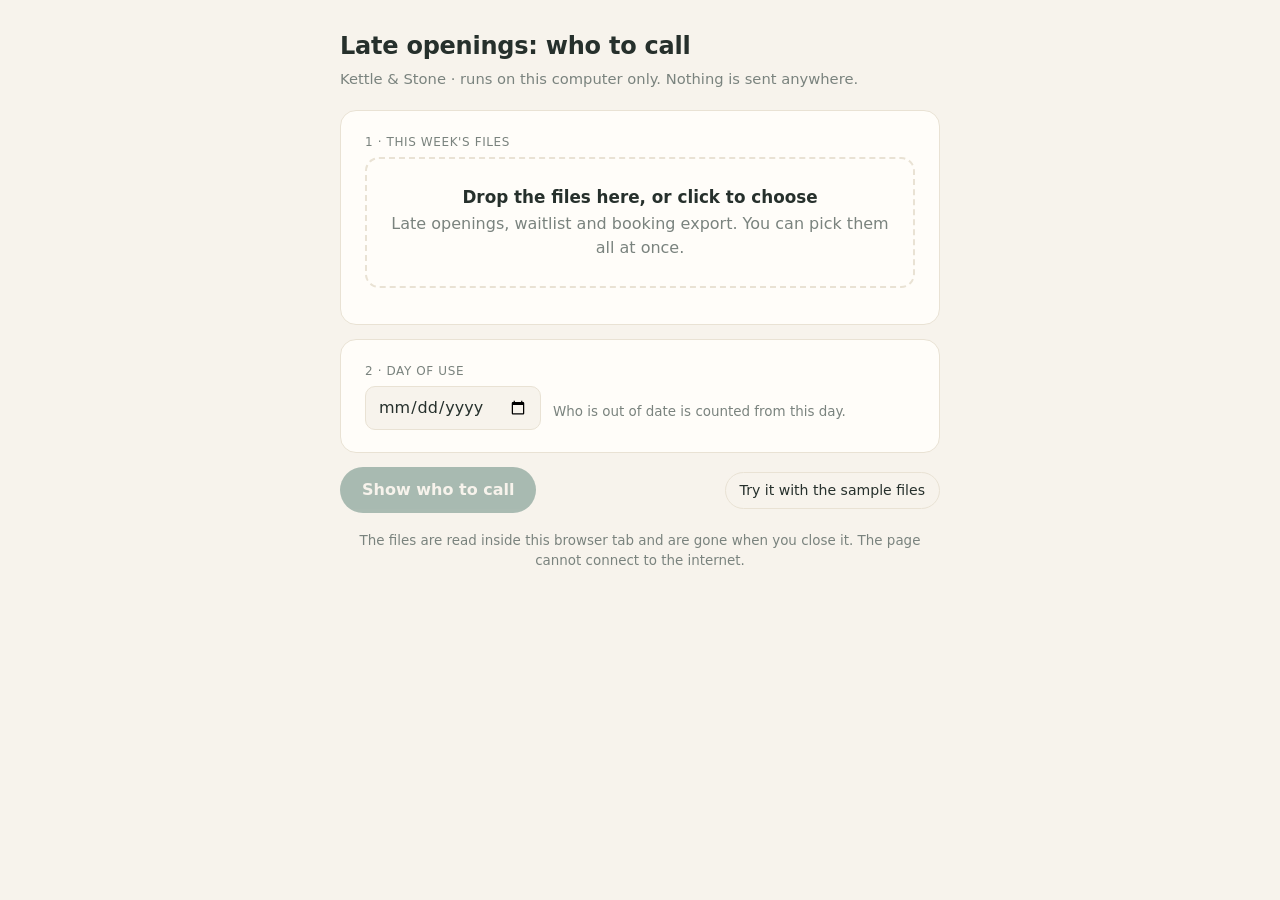
<file: fallback/page.html>
<!doctype html>
<html lang="en">
<head>
<meta charset="utf-8">
<meta name="viewport" content="width=device-width,initial-scale=1">
<meta http-equiv="Content-Security-Policy" content="default-src 'none'; script-src 'unsafe-inline'; style-src 'unsafe-inline'; img-src data:;">
<title>Late openings, who to call</title>
<style>
:root{--bg:#f7f3ec;--card:#fffdf9;--ink:#26302c;--mut:#7a837e;--line:#e9e2d4;--acc:#35665a;--accbg:#e6efe9;--warm:#b96a3b;--warmbg:#f8e9dc;--bad:#a1302e}
@media(prefers-color-scheme:dark){:root{--bg:#141817;--card:#1c2220;--ink:#ebefec;--mut:#8d9993;--line:#2c3532;--acc:#7cc4b0;--accbg:#22322d;--warm:#e3a070;--warmbg:#352a21;--bad:#e27a77}}
*{box-sizing:border-box}
body{margin:0;background:var(--bg);color:var(--ink);font:16px/1.5 system-ui,-apple-system,"Segoe UI",sans-serif;-webkit-font-smoothing:antialiased}
button{font:inherit;color:inherit}
header{max-width:1000px;margin:0 auto;padding:28px 20px 12px;display:flex;gap:16px;justify-content:space-between;align-items:flex-end;flex-wrap:wrap}
h1{font-size:1.5rem;font-weight:650;margin:0;letter-spacing:-.01em}
.lead{color:var(--mut);margin:4px 0 0;font-size:.92rem}.lead b{color:var(--ink);font-weight:650}
.setup-mode header{max-width:640px}
.noscript{max-width:1000px;margin:0 auto 16px;padding:12px 20px;color:var(--bad)}
/* setup */
#setup{max-width:640px;margin:0 auto;padding:8px 20px 64px}
.card{background:var(--card);border:1px solid var(--line);border-radius:16px;padding:22px 24px;margin-bottom:14px}
.step{font-size:.75rem;text-transform:uppercase;letter-spacing:.05em;color:var(--mut);margin:0 0 6px}
#drop{display:block;border:2px dashed var(--line);border-radius:14px;padding:26px 16px;text-align:center;cursor:pointer;color:var(--mut)}
#drop.over{border-color:var(--acc);background:var(--accbg)}
#drop b{color:var(--ink);display:block;font-size:1.05rem;margin-bottom:2px}
#pick{position:absolute;opacity:0;pointer-events:none}
#files{list-style:none;margin:14px 0 0;padding:0;font-size:.92rem}
#files li{display:grid;grid-template-columns:22px auto 1fr;gap:8px;padding:6px 0;border-top:1px solid var(--line)}
#files .mk{font-weight:650;color:var(--mut)}#files .got .mk{color:var(--acc)}
#files .fn{color:var(--mut);text-align:right;overflow:hidden;text-overflow:ellipsis;white-space:nowrap}
#files .opt .k{color:var(--mut)}
.row{display:flex;gap:12px;align-items:center;flex-wrap:wrap}
input[type=date]{font:inherit;padding:8px 12px;border:1px solid var(--line);border-radius:10px;background:var(--bg);color:var(--ink)}
.hint{color:var(--mut);font-size:.84rem;margin:8px 0 0}
.primary{border:0;background:var(--acc);color:var(--bg);padding:11px 22px;border-radius:999px;font-weight:650;cursor:pointer}
.primary:disabled{opacity:.4;cursor:default}
.ghost{border:1px solid var(--line);background:transparent;padding:7px 14px;border-radius:999px;cursor:pointer;font-size:.88rem}
.msg{border-radius:12px;padding:10px 14px;font-size:.9rem;margin-bottom:14px}.msg.warn{background:var(--warmbg);color:var(--warm)}.msg.ok{background:var(--accbg);color:var(--acc)}
.privacy{color:var(--mut);font-size:.84rem;text-align:center;margin-top:18px}
/* results */
.bar{display:flex;gap:10px;align-items:center;flex-wrap:wrap}
.seg{display:inline-flex;border:1px solid var(--line);border-radius:999px;background:var(--card);padding:3px}
.seg button{border:0;background:transparent;padding:5px 14px;border-radius:999px;font-size:.88rem;cursor:pointer;color:var(--mut)}
.seg button.on{background:var(--acc);color:var(--bg)}
.segcap{font-size:.75rem;color:var(--mut);margin:0 0 4px 4px}
.app{max-width:1000px;margin:0 auto;padding:8px 20px 40px;display:grid;grid-template-columns:250px 1fr;gap:20px;align-items:start}
.list{background:var(--card);border:1px solid var(--line);border-radius:16px;padding:8px;max-height:80vh;overflow:auto;position:sticky;top:12px}
.day{font-size:.72rem;color:var(--mut);padding:10px 10px 4px;text-transform:uppercase;letter-spacing:.04em}
.item{display:flex;align-items:center;gap:10px;width:100%;text-align:left;border:0;background:none;padding:8px 10px;border-radius:10px;cursor:pointer}
.item:hover{background:var(--accbg)}.item.on{background:var(--acc);color:var(--bg)}
.item .t{font-weight:650;min-width:3.4em;font-variant-numeric:tabular-nums}
.item .th{flex:1;font-size:.86rem;opacity:.8;white-space:nowrap;overflow:hidden;text-overflow:ellipsis}
.item .n{font-size:.76rem;min-width:1.7em;text-align:center;padding:1px 6px;border-radius:999px;background:var(--accbg);color:var(--acc);font-weight:650}
.item .n.z{background:transparent;color:var(--mut);font-weight:400}
.item.on .n{background:rgba(255,255,255,.2);color:inherit}
.panel{background:var(--card);border:1px solid var(--line);border-radius:16px;padding:24px 26px}
.panel h2{margin:0;font-size:1.3rem;font-weight:650;letter-spacing:-.01em}
.meta{color:var(--mut);font-size:.88rem;margin-top:2px}
.funnel{display:flex;gap:8px;align-items:center;flex-wrap:wrap;margin:14px 0 20px;color:var(--mut);font-size:.84rem}
.funnel b{color:var(--ink);font-weight:650}.funnel .arrow{opacity:.6}
.rule{background:var(--bg);border-radius:12px;padding:10px 14px;font-size:.86rem;color:var(--mut);margin-bottom:12px}.rule b{color:var(--ink)}
.p{display:grid;grid-template-columns:34px 1fr auto;gap:2px 12px;align-items:center;padding:12px 14px;border-radius:12px;margin-bottom:8px;border:1px solid var(--line)}
.p.now{background:var(--accbg);border-color:var(--acc)}
.p.later{opacity:.6}.p.skipped{opacity:.4}.p.skipped .nm,.p.skipped .ph{text-decoration:line-through}
.rk{width:28px;height:28px;border-radius:50%;background:var(--card);color:var(--acc);font-weight:650;display:grid;place-items:center;font-size:.85rem}
.lab{grid-column:1/4;font-size:.72rem;text-transform:uppercase;letter-spacing:.05em;color:var(--acc);font-weight:650;display:none}
.p.now .lab{display:block}
.nm{font-weight:650;font-size:1.1rem}.p.now .nm{font-size:1.3rem}
.ph{font-size:1.05rem;font-variant-numeric:tabular-nums}.p.now .ph{font-size:1.3rem;font-weight:650}
.sub{grid-column:2/4;color:var(--mut);font-size:.82rem;display:flex;gap:8px;flex-wrap:wrap;align-items:center}
.tag{padding:0 9px;border-radius:999px;background:var(--warmbg);color:var(--warm);font-size:.76rem}
.chks{grid-column:2/4;list-style:none;margin:6px 0 0;padding:0;font-size:.84rem;display:grid;gap:2px}
.chks li{display:grid;grid-template-columns:16px 76px 1fr auto;gap:6px}
.ck{color:var(--acc);font-weight:650}.w,.got{color:var(--mut)}
.btns{grid-column:2/4;display:flex;gap:8px;margin-top:8px;flex-wrap:wrap}
.btns button{font-size:.86rem;padding:6px 14px;border-radius:999px;border:1px solid var(--line);background:var(--card);cursor:pointer}
.btns button.go{background:var(--acc);border-color:var(--acc);color:var(--bg)}
.done-msg{background:var(--accbg);border:1px solid var(--acc);border-radius:12px;padding:12px 14px;margin-bottom:8px;font-weight:650}
.done-msg.warn{background:var(--warmbg);border-color:var(--warm);color:var(--warm)}
.link{border:0;background:none;text-decoration:underline;cursor:pointer;font-weight:400;font-size:.88rem;color:inherit}
.none{padding:14px;border:1px solid var(--line);border-radius:12px;color:var(--mut)}
.more{color:var(--mut);font-size:.84rem;margin:4px 2px 0}
.chk{margin-top:14px;font-size:.82rem;color:var(--acc)}.chk.miss{color:var(--bad)}
.foot{max-width:1000px;margin:0 auto;padding:0 20px 48px}
details{background:var(--card);border:1px solid var(--line);border-radius:14px;padding:12px 18px;margin-top:10px}
summary{cursor:pointer;font-weight:650}details p{color:var(--mut);font-size:.88rem;margin:6px 0}li{font-size:.92rem}
.panel details{background:transparent}
@media(max-width:760px){.app{grid-template-columns:1fr}.list{position:static;max-height:240px}.chks li{grid-template-columns:16px 70px 1fr}.chks .got{grid-column:3}}
</style>
</head>
<body class="setup-mode">
<header><div><h1>Late openings: who to call</h1>
<p class="lead" id="lead">Kettle &amp; Stone · runs on this computer only. Nothing is sent anywhere.</p></div></header>
<noscript><p class="noscript">This page needs a normal web browser such as Chrome or Edge, with scripts allowed.</p></noscript>

<main id="setup">
  <div id="msg" class="msg" hidden></div>
  <div class="card">
    <p class="step">1 · This week's files</p>
    <label id="drop" for="pick"><b>Drop the files here, or click to choose</b>Late openings, waitlist and booking export. You can pick them all at once.</label>
    <input id="pick" type="file" accept=".csv,text/csv" multiple>
    <ul id="files"></ul>
  </div>
  <div class="card">
    <p class="step">2 · Day of use</p>
    <div class="row"><input id="today" type="date"><span class="hint">Who is out of date is counted from this day.</span></div>
  </div>
  <div class="row" style="justify-content:space-between">
    <button id="go" class="primary" disabled>Show who to call</button>
    <button id="sampleBtn" class="ghost">Try it with the sample files</button>
  </div>
  <p class="privacy">The files are read inside this browser tab and are gone when you close it. The page cannot connect to the internet.</p>
</main>

<div id="results" hidden>
  <div class="app" style="padding-bottom:8px">
    <div class="bar" style="grid-column:1/3;justify-content:space-between">
      <div class="bar"><button id="back" class="ghost">← Load other files</button><button id="logBtn" class="ghost">Download run log</button></div>
      <div><p class="segcap">Who gets the first call</p><div class="seg"><button data-order="asked" class="on">Asked first</button><button data-order="fast">Fastest to arrive</button></div></div>
    </div>
  </div>
  <div class="app"><nav class="list" id="list"></nav><section class="panel" id="panel"></section></div>
  <div class="foot">
    <details><summary>Needs a look before use (<span id="reviewN">0</span>)</summary><p>Notes the rules could not read. These people are never shown until someone checks.</p><ul id="review"></ul></details>
    <details><summary>Taken off the list (<span id="oldN">0</span>)</summary><ul id="old"></ul></details>
  </div>
</div>
<!--SAMPLE-->
<!--ENGINE-->
<!--APP-->
</body>
</html>
</file>
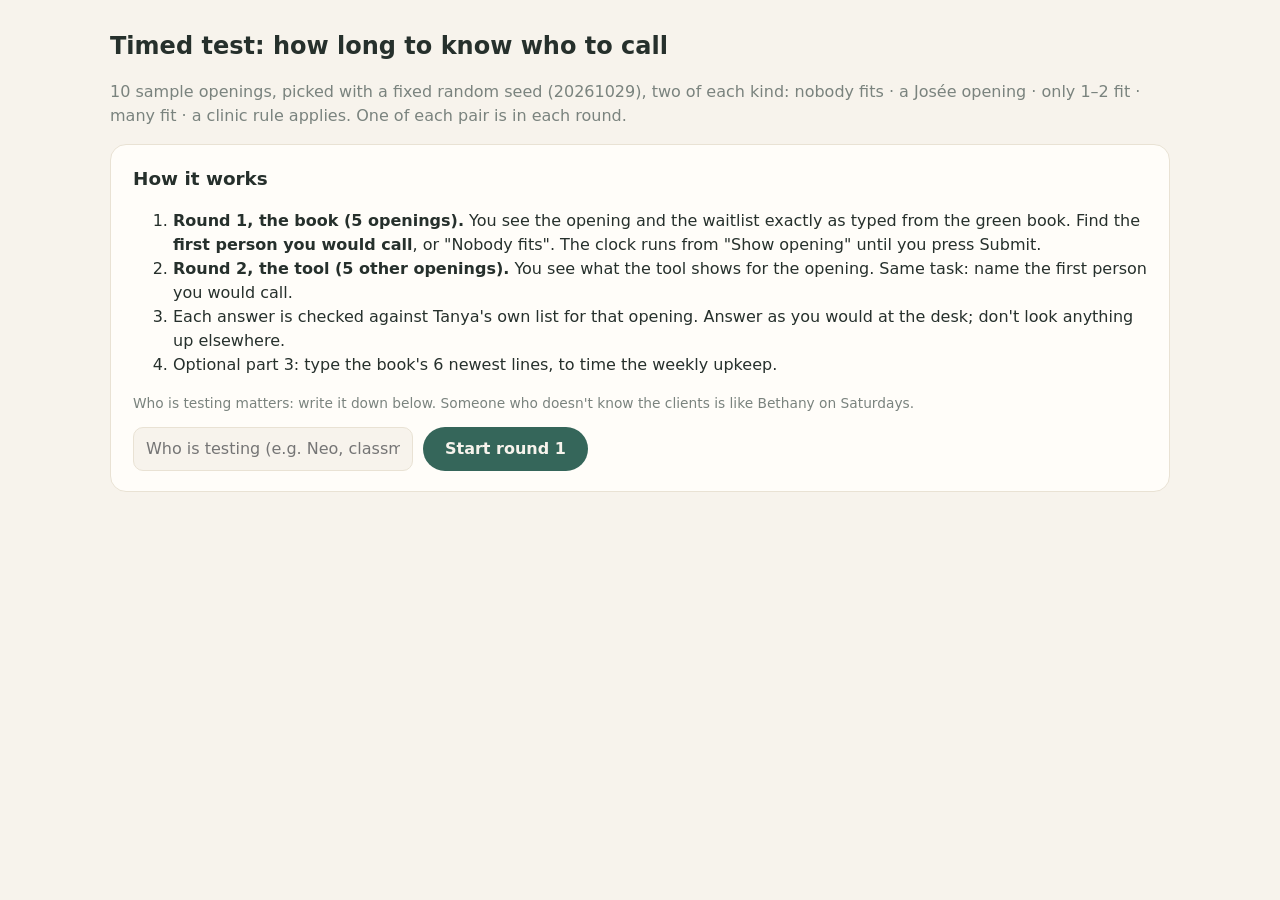
<file: tests/timed/timed-test.html>
<!doctype html>
<html lang="en">
<head>
<meta charset="utf-8">
<meta name="viewport" content="width=device-width,initial-scale=1">
<meta http-equiv="Content-Security-Policy" content="default-src 'none'; script-src 'unsafe-inline'; style-src 'unsafe-inline';">
<title>Timed test</title>
<style>
:root{--bg:#f7f3ec;--card:#fffdf9;--ink:#26302c;--mut:#7a837e;--line:#e9e2d4;--acc:#35665a;--accbg:#e6efe9;--warm:#b96a3b;--warmbg:#f8e9dc;--bad:#a1302e}
@media(prefers-color-scheme:dark){:root{--bg:#141817;--card:#1c2220;--ink:#ebefec;--mut:#8d9993;--line:#2c3532;--acc:#7cc4b0;--accbg:#22322d;--warm:#e3a070;--warmbg:#352a21;--bad:#e27a77}}
*{box-sizing:border-box}body{margin:0;background:var(--bg);color:var(--ink);font:16px/1.5 system-ui,-apple-system,"Segoe UI",sans-serif}
main{max-width:1100px;margin:0 auto;padding:28px 20px 60px}
h1{font-size:1.5rem;margin:0 0 4px}h2{font-size:1.15rem;margin:0 0 8px}
.mut{color:var(--mut)}.small{font-size:.86rem}
.card{background:var(--card);border:1px solid var(--line);border-radius:16px;padding:20px 22px;margin:14px 0}
button{font:inherit;cursor:pointer}
.primary{border:0;background:var(--acc);color:var(--bg);padding:10px 22px;border-radius:999px;font-weight:650}
.ghost{border:1px solid var(--line);background:var(--card);color:var(--ink);padding:7px 14px;border-radius:999px}
.bar{display:flex;gap:12px;align-items:center;flex-wrap:wrap}
.clock{font-variant-numeric:tabular-nums;font-size:1.6rem;font-weight:650;min-width:4.5em}
.op{display:flex;gap:24px;flex-wrap:wrap;align-items:baseline}
.op .big{font-size:1.5rem;font-weight:650}
.answer{display:flex;gap:10px;flex-wrap:wrap;align-items:center;margin-top:12px}
.answer input{font:inherit;padding:9px 12px;border:1px solid var(--line);border-radius:10px;min-width:280px;background:var(--bg);color:var(--ink)}
.rules{background:var(--bg);border-radius:12px;padding:10px 14px;font-size:.86rem;color:var(--mut)}
.rules b{color:var(--ink)}
table{border-collapse:collapse;width:100%;font-size:.86rem}
th,td{text-align:left;padding:6px 8px;border-bottom:1px solid var(--line);vertical-align:top}
th{color:var(--mut);font-weight:600;position:sticky;top:0;background:var(--card)}
.book{max-height:58vh;overflow:auto;border:1px solid var(--line);border-radius:12px}
.p{display:grid;grid-template-columns:34px 1fr auto;gap:2px 12px;align-items:center;padding:12px 14px;border-radius:12px;margin-bottom:8px;border:1px solid var(--line)}
.p.now{background:var(--accbg);border-color:var(--acc)}.p.later{opacity:.6}
.rk{width:28px;height:28px;border-radius:50%;background:var(--card);color:var(--acc);font-weight:650;display:grid;place-items:center}
.lab{grid-column:1/4;font-size:.72rem;text-transform:uppercase;letter-spacing:.05em;color:var(--acc);font-weight:650}
.nm{font-weight:650;font-size:1.15rem}.ph{font-variant-numeric:tabular-nums}
.chks{grid-column:2/4;list-style:none;margin:4px 0 0;padding:0;font-size:.84rem;color:var(--mut)}
.none{padding:14px;border:1px solid var(--line);border-radius:12px;color:var(--mut)}
.ok{color:var(--acc);font-weight:650}.no{color:var(--bad);font-weight:650}
textarea{width:100%;min-height:180px;font:14px/1.5 ui-monospace,Menlo,Consolas,monospace;padding:10px;border:1px solid var(--line);border-radius:12px;background:var(--bg);color:var(--ink)}
pre{white-space:pre-wrap;background:var(--bg);padding:12px;border-radius:12px;font-size:.84rem}
</style>
</head>
<body>
<main id="app"><noscript>This page needs Chrome or Edge with scripts allowed.</noscript></main>
<script>
const D = {"seed": 20261029, "rounds": {"1": [{"id": "O40", "category": "Nobody fits", "when": "Thu Oct 15, 16:00", "length": 60, "therapist": "Rachel Thibodeau", "cancelled": "Thu Oct 15, 2:43 PM", "notice_h": 1.3, "tool": {"shown": [], "funnel": {"total": 45, "waiting": 30, "fit": 0, "shown": 0}}, "tanya": []}, {"id": "O32", "category": "Only 1–2 people fit", "when": "Fri Oct 9, 13:45", "length": 60, "therapist": "Rachel Thibodeau", "cancelled": "Fri Oct 9, 6:50 AM", "notice_h": 6.9, "tool": {"shown": [{"name": "Amanda Bourgeois", "phone": "506-555-0125", "reason": "Asked first: waiting since Sep 11 (rank 1 of 2) · needs 2 h notice, this one has 6.9 h", "look_first": false, "text_only": false, "checks": [["Therapist", "only Josée or Rachel", "Rachel", false], ["Length", "60 min", "60 min", false], ["Notice", "2 h (assumed)", "6.9 h", true]]}, {"name": "Andrea Pitre", "phone": "506-555-0141", "reason": "Asked first: waiting since Oct 6 (rank 2 of 2) · needs 4 h notice, this one has 6.9 h", "look_first": false, "text_only": false, "checks": [["Therapist", "clinic therapist rule", "Rachel", false], ["Day", "only Wed/Fri", "Fri", false], ["Length", "45 min", "60 min", false], ["Notice", "4 h", "6.9 h", false]]}], "funnel": {"total": 45, "waiting": 30, "fit": 2, "shown": 2}}, "tanya": ["Amanda Bourgeois", "Andrea Pitre"]}, {"id": "O42", "category": "Many people fit", "when": "Fri Oct 16, 14:15", "length": 60, "therapist": "Kelsey Babineau", "cancelled": "Fri Oct 16, 9:12 AM", "notice_h": 5.0, "tool": {"shown": [{"name": "Sarah Collette", "phone": "506-555-0109", "reason": "Asked first: waiting since Aug 24 (rank 1 of 5) · needs 2 h notice, this one has 5.0 h", "look_first": false, "text_only": false, "checks": [["Therapist", "clinic therapist rule", "Kelsey", false], ["Day", "only Mon/Tue/Wed/Thu/Fri", "Fri", false], ["Length", "60 min", "60 min", false], ["Notice", "2 h (assumed)", "5.0 h", true]]}, {"name": "Luc Bernard", "phone": "506-555-0121", "reason": "Asked first: waiting since Sep 7 (rank 2 of 5) · needs 2 h notice, this one has 5.0 h", "look_first": false, "text_only": false, "checks": [["Therapist", "any", "Kelsey", false], ["Day", "not Sat", "Fri", false], ["Length", "60 min", "60 min", false], ["Notice", "2 h (assumed)", "5.0 h", true], ["Available", "from Oct 10", "Oct 16", false]]}, {"name": "Vanessa Caissie", "phone": "506-555-0136", "reason": "Asked first: waiting since Sep 29 (rank 3 of 5) · needs 3 h notice, this one has 5.0 h", "look_first": false, "text_only": false, "checks": [["Therapist", "clinic therapist rule", "Kelsey", false], ["Length", "60 min (assumed)", "60 min", true], ["Notice", "3 h", "5.0 h", false]]}], "funnel": {"total": 45, "waiting": 30, "fit": 5, "shown": 3}}, "tanya": ["Sarah Collette", "Vanessa Caissie", "Andrea Pitre", "Hélène Surette", "Luc Bernard"]}, {"id": "O41", "category": "A clinic therapist rule applies", "when": "Fri Oct 16, 12:00", "length": 60, "therapist": "Dave Melanson", "cancelled": "Fri Oct 16, 5:30 AM", "notice_h": 6.5, "tool": {"shown": [{"name": "Luc Bernard", "phone": "506-555-0121", "reason": "Asked first: waiting since Sep 7 (rank 1 of 4) · needs 2 h notice, this one has 6.5 h", "look_first": false, "text_only": false, "checks": [["Therapist", "any", "Dave", false], ["Day", "not Sat", "Fri", false], ["Length", "60 min", "60 min", false], ["Notice", "2 h (assumed)", "6.5 h", true], ["Available", "from Oct 10", "Oct 16", false]]}, {"name": "Joel Bertin", "phone": "506-555-0135", "reason": "Asked first: waiting since Sep 28 (rank 2 of 4) · needs 0.5 h notice, this one has 6.5 h", "look_first": false, "text_only": false, "checks": [["Therapist", "any", "Dave", false], ["Time", "from 12:00 pm, before 1:01 pm", "12:00 pm (60 min)", false], ["Length", "30 or 45 min", "60 min", false], ["Notice", "30 min", "6.5 h", false]]}, {"name": "Shawn Duguay", "phone": "506-555-0140", "reason": "Asked first: waiting since Oct 3 (rank 3 of 4) · needs 2 h notice, this one has 6.5 h", "look_first": false, "text_only": false, "checks": [["Therapist", "only Dave or Marc", "Dave", false], ["Length", "60 min", "60 min", false], ["Notice", "2 h (assumed)", "6.5 h", true]]}], "funnel": {"total": 45, "waiting": 30, "fit": 4, "shown": 3}}, "tanya": ["Joël Bertin", "Shawn Duguay", "Luc Bernard", "Lise Gautreau"]}, {"id": "O12", "category": "A Josée opening", "when": "Mon Sep 28, 11:30", "length": 60, "therapist": "Josée Landry", "cancelled": "Sun Sep 27, 9:58 PM", "notice_h": 13.5, "tool": {"shown": [{"name": "Pauline Bastarache", "phone": "506 555 0102", "reason": "Asked first: waiting since Jul 14 (rank 1 of 6) · needs 2 h notice, this one has 13.5 h", "look_first": true, "text_only": false, "checks": [["Therapist", "any", "Josée", false], ["Day", "only Mon/Wed", "Mon", false], ["Time", "before 12:00 pm", "11:30 am (60 min)", false], ["Length", "60 min", "60 min", false], ["Notice", "2 h (assumed)", "13.5 h", true]]}, {"name": "Chantal Maltais", "phone": "(506)555-0113", "reason": "Asked first: waiting since Aug 29 (rank 2 of 6) · needs 3 h notice, this one has 13.5 h", "look_first": true, "text_only": false, "checks": [["Therapist", "only Josée", "Josée", false], ["Length", "45 or 60 min", "60 min", false], ["Notice", "3 h", "13.5 h", false]]}, {"name": "Carole Mazerolle", "phone": "506-555-0115", "reason": "Asked first: waiting since Aug 31 (rank 3 of 6) · needs 2 h notice, this one has 13.5 h", "look_first": true, "text_only": false, "checks": [["Therapist", "only Josée or Rachel", "Josée", false], ["Time", "before 12:00 pm", "11:30 am (60 min)", false], ["Length", "60 min", "60 min", false], ["Notice", "2 h (assumed)", "13.5 h", true]]}], "funnel": {"total": 45, "waiting": 30, "fit": 6, "shown": 3}}, "tanya": ["Chantal Maltais", "Amanda Bourgeois", "Nicole Vautour", "Carole Mazerolle", "Pauline Bastarache", "Mireille Cole"]}], "2": [{"id": "O11", "category": "A Josée opening", "when": "Fri Sep 25, 13:15", "length": 60, "therapist": "Josée Landry", "cancelled": "Fri Sep 25, 12:31 AM", "notice_h": 12.7, "tool": {"shown": [{"name": "Chantal Maltais", "phone": "(506)555-0113", "reason": "Asked first: waiting since Aug 29 (rank 1 of 5) · needs 3 h notice, this one has 12.7 h", "look_first": true, "text_only": false, "checks": [["Therapist", "only Josée", "Josée", false], ["Length", "45 or 60 min", "60 min", false], ["Notice", "3 h", "12.7 h", false]]}, {"name": "Amanda Bourgeois", "phone": "506-555-0125", "reason": "Asked first: waiting since Sep 11 (rank 2 of 5) · needs 2 h notice, this one has 12.7 h", "look_first": true, "text_only": false, "checks": [["Therapist", "only Josée or Rachel", "Josée", false], ["Length", "60 min", "60 min", false], ["Notice", "2 h (assumed)", "12.7 h", true]]}, {"name": "Andrea Pitre", "phone": "506-555-0141", "reason": "Asked first: waiting since Oct 6 (rank 3 of 5) · needs 4 h notice, this one has 12.7 h", "look_first": true, "text_only": false, "checks": [["Therapist", "clinic therapist rule", "Josée", false], ["Day", "only Wed/Fri", "Fri", false], ["Length", "45 min", "60 min", false], ["Notice", "4 h", "12.7 h", false]]}], "funnel": {"total": 45, "waiting": 30, "fit": 5, "shown": 3}}, "tanya": ["Chantal Maltais", "Amanda Bourgeois", "Andrea Pitre", "Hélène Surette", "Lise Gautreau"]}, {"id": "O30", "category": "Only 1–2 people fit", "when": "Thu Oct 8, 11:00", "length": 60, "therapist": "Dave Melanson", "cancelled": "Thu Oct 8, 3:00 AM", "notice_h": 8.0, "tool": {"shown": [{"name": "Shawn Duguay", "phone": "506-555-0140", "reason": "Asked first: waiting since Oct 3 (rank 1 of 1) · needs 2 h notice, this one has 8.0 h", "look_first": false, "text_only": false, "checks": [["Therapist", "only Dave or Marc", "Dave", false], ["Length", "60 min", "60 min", false], ["Notice", "2 h (assumed)", "8.0 h", true]]}], "funnel": {"total": 45, "waiting": 30, "fit": 1, "shown": 1}}, "tanya": ["Shawn Duguay"]}, {"id": "O24", "category": "Many people fit", "when": "Mon Oct 5, 14:45", "length": 60, "therapist": "Amira Haddad", "cancelled": "Mon Oct 5, 12:59 AM", "notice_h": 13.8, "tool": {"shown": [{"name": "Lorraine Johnson", "phone": "506-555-0106", "reason": "Asked first: waiting since Aug 10 (rank 1 of 5) · needs 2 h notice, this one has 13.8 h", "look_first": false, "text_only": false, "checks": [["Therapist", "only Amira", "Amira", false], ["Day", "only Mon/Tue", "Mon", false], ["Length", "60 min", "60 min", false], ["Notice", "2 h (assumed)", "13.8 h", true]]}, {"name": "Sarah Collette", "phone": "506-555-0109", "reason": "Asked first: waiting since Aug 24 (rank 2 of 5) · needs 2 h notice, this one has 13.8 h", "look_first": false, "text_only": false, "checks": [["Therapist", "clinic therapist rule", "Amira", false], ["Day", "only Mon/Tue/Wed/Thu/Fri", "Mon", false], ["Length", "60 min", "60 min", false], ["Notice", "2 h (assumed)", "13.8 h", true]]}, {"name": "Monique Hache", "phone": "506-555-0132", "reason": "Asked first: waiting since Sep 22 (rank 3 of 5) · needs 2 h notice, this one has 13.8 h", "look_first": false, "text_only": false, "checks": [["Therapist", "only Amira", "Amira", false], ["Time", "from 10:00 am", "2:45 pm (60 min)", false], ["Length", "45 min", "60 min", false], ["Notice", "2 h (assumed)", "13.8 h", true]]}], "funnel": {"total": 45, "waiting": 30, "fit": 5, "shown": 3}}, "tanya": ["Sarah Collette", "Monique Haché", "Vanessa Caissie", "Nicole Vautour", "Lorraine Johnson"]}, {"id": "O31", "category": "Nobody fits", "when": "Thu Oct 8, 15:15", "length": 60, "therapist": "Dave Melanson", "cancelled": "Thu Oct 8, 2:01 PM", "notice_h": 1.2, "tool": {"shown": [], "funnel": {"total": 45, "waiting": 30, "fit": 0, "shown": 0}}, "tanya": []}, {"id": "O18", "category": "A clinic therapist rule applies", "when": "Thu Oct 1, 16:30", "length": 60, "therapist": "Rachel Thibodeau", "cancelled": "Thu Oct 1, 9:09 AM", "notice_h": 7.3, "tool": {"shown": [{"name": "Ginette Losier", "phone": "506-555-0119", "reason": "Asked first: waiting since Sep 4 (rank 1 of 2) · needs 2 h notice, this one has 7.3 h", "look_first": false, "text_only": false, "checks": [["Therapist", "clinic therapist rule", "Rachel", false], ["Day", "only Tue/Thu", "Thu", false], ["Length", "60 min", "60 min", false], ["Notice", "2 h (assumed)", "7.3 h", true]]}, {"name": "Amanda Bourgeois", "phone": "506-555-0125", "reason": "Asked first: waiting since Sep 11 (rank 2 of 2) · needs 2 h notice, this one has 7.3 h", "look_first": false, "text_only": false, "checks": [["Therapist", "only Josée or Rachel", "Rachel", false], ["Length", "60 min", "60 min", false], ["Notice", "2 h (assumed)", "7.3 h", true]]}], "funnel": {"total": 45, "waiting": 30, "fit": 2, "shown": 2}}, "tanya": ["Ginette Losier", "Amanda Bourgeois"]}]}, "book": [{"line": "1", "added": "Jul 6", "name": "Gisele Maillet", "phone": "506-555-0101", "notes": "90 - any - sciatica, L side"}, {"line": "2", "added": "7/14", "name": "Pauline Bastarache", "phone": "506 555 0102", "notes": "any - 1hr - AM"}, {"line": "3", "added": "Jul 20", "name": "Terry Hebert", "phone": "(506) 555-0103", "notes": "Dave only - after 5 - landline"}, {"line": "4", "added": "7/27", "name": "Normand Vienneau", "phone": "506-555-0104", "notes": "Dave only. 90. low back, bad"}, {"line": "5", "added": "Aug 4", "name": "Lynn Savoie", "phone": "5065550105", "notes": "J only - knee replacement June - 45"}, {"line": "6", "added": "8/10", "name": "Lorraine Johnson", "phone": "506-555-0106", "notes": "Amira - 1hr - Mon"}, {"line": "7", "added": "Aug 11", "name": "Lynn S.", "phone": "same #", "notes": "again - 45 or 60"}, {"line": "8", "added": "8/15", "name": "Ray Daigle", "phone": "506-555-0107", "notes": "any - 30 - lunch"}, {"line": "9", "added": "Aug 22", "name": "Claudette Richard", "phone": "506-555-0108", "notes": "Josée or Rachel - 90 - low back"}, {"line": "10", "added": "8/24", "name": "Sarah Collette", "phone": "506-555-0109", "notes": "pregnant, 2nd tri - female - 60 - wkdays"}, {"line": "11", "added": "Aug 25", "name": "Heather Doucet", "phone": "506 555 0110", "notes": "any - 60 - only til end of Sept then back to Ont"}, {"line": "12", "added": "8/26", "name": "Denis Theriault", "phone": "506-555-0111", "notes": "not Thurs, anyone but Dave - 1hr - after 3:30 (work)"}, {"line": "13", "added": "Aug 28", "name": "Kim Belliveau", "phone": "506-555-0112", "notes": "female only - 60 - after 4"}, {"line": "14", "added": "8/29", "name": "Chantal Maltais", "phone": "(506)555-0113", "notes": "post-op shoulder (rotator cuff Aug 3) - Josée only - 45 or 60 - needs 3h, drives in from Shediac"}, {"line": "15", "added": "Aug 30", "name": "Mel Arsenault", "phone": "506-555-0114", "notes": "any - 60 - same day ok"}, {"line": "16", "added": "8/31", "name": "Carole Mazerolle", "phone": "506-555-0115", "notes": "Josée - 60 - hip replacement July"}, {"line": "17", "added": "Sept 1", "name": "Brianne Cyr", "phone": "506-555-0116", "notes": "wants one before wedding Oct 3 - any female - 90"}, {"line": "18", "added": "9/2", "name": "Marcel Bujold", "phone": "506-555-0117", "notes": "Marc's reg, wants an extra - Marc only - AM - can come in 30 min, retired"}, {"line": "19", "added": "Sept 3", "name": "Jen LeBlanc", "phone": "506-555-0118", "notes": "any - 60 - mornings"}, {"line": "20", "added": "9/4", "name": "Ginette Losier", "phone": "506-555-0119", "notes": "fibro - light pressure!! - female only - 60 - Tues/Thurs"}, {"line": "21", "added": "Sept 5", "name": "Bob Gaudet", "phone": "506 555 0120", "notes": "1hr - not Marc (neighbour) - can come quick, 1hr"}, {"line": "22", "added": "9/7", "name": "Luc Bernard", "phone": "506-555-0121", "notes": "any - 1hr - away hunting til Oct 9"}, {"line": "23", "added": "Sept 8", "name": "Dan Robichaud", "phone": "506-555-0122", "notes": "any - 60 - Sat only. moved to Hfx?? Kelsey says"}, {"line": "24", "added": "9/9", "name": "Kevin Steeves", "phone": "506-555-0123", "notes": "any - after 5 (works) - TEXT don't call"}, {"line": "25", "added": "Sept 10", "name": "Steph Poirier", "phone": "506-555-0124", "notes": "Kelsey only - Tues - 1hr"}, {"line": "26", "added": "9/11", "name": "Amanda Bourgeois", "phone": "506-555-0125", "notes": "MVA claim, ins pays - Rachel or Josée - 1hr"}, {"line": "27", "added": "Sept 12", "name": "Sylvie Bordage", "phone": "506-555-0126", "notes": "Rachel - 60 - next day only (shift work)"}, {"line": "28", "added": "9/14", "name": "Yvon Allain", "phone": "506-555-0127", "notes": "any - 90 only - Sat"}, {"line": "29", "added": "Sept 15", "name": "Anne-Marie Leger", "phone": "506-555-0128", "notes": "Amira - TMJ - 45. called 10/9, going to someone in Dieppe now, take off"}, {"line": "30", "added": "9/16", "name": "Tina Saulnier", "phone": "506-555-0129", "notes": "Kelsey or Amira - 1hr"}, {"line": "31", "added": "Sept 17", "name": "Claudette R", "phone": "same #", "notes": "60 ok too"}, {"line": "32", "added": "9/18", "name": "Mike Goguen", "phone": "506-555-0130", "notes": "any - after 4 - here til Oct 10 (contract at the hospital)"}, {"line": "33", "added": "Sept 19", "name": "Patrick Chiasson", "phone": "506-555-0131", "notes": "AB Dave - not Mon - 1hr - AM"}, {"line": "34", "added": "9/21", "name": "Brianne Cyr", "phone": "506-555-0116", "notes": "again!! wedding is Sat the 3rd, any time"}, {"line": "35", "added": "Sept 22", "name": "Jennifer Leblanc", "phone": "506-555-0118", "notes": "called again, mornings still"}, {"line": "36", "added": "9/22", "name": "Monique Hache", "phone": "506-555-0132", "notes": "migraines - Amira only - 45 - not before 10"}, {"line": "37", "added": "Sept 24", "name": "Greg Wilson", "phone": "506-555-0133", "notes": "NEW client (intake form) - any - Fri only after 3"}, {"line": "38", "added": "9/25", "name": "Rita McGraw", "phone": "506-555-0134", "notes": "Rachel only - evenings after 6 - 1hr"}, {"line": "39", "added": "Sept 28", "name": "Joel Bertin", "phone": "506-555-0135", "notes": "any - 30 or 45 - on his lunch 12-1 only - 30 min notice ok, works at the bank across the st"}, {"line": "40", "added": "9/29", "name": "Vanessa Caissie", "phone": "506-555-0136", "notes": "pregnant 30 wks - Amira pref - needs 2-3 hrs"}, {"line": "41", "added": "Sept 30", "name": "Ron Babin", "phone": "506-555-0137", "notes": "Dave only - 90"}, {"line": "42", "added": "9/30", "name": "Amanda B.", "phone": "506-555-0125", "notes": "can do 90 if ins ok's it. still R/J"}, {"line": "43", "added": "Oct 1", "name": "Tina S", "phone": "506-555-0129", "notes": "called - has to be done by 2:30 (school pickup)"}, {"line": "44", "added": "10/1", "name": "Mireille Cole", "phone": "506-555-0138", "notes": "any - 60 - AM - text only (shift worker)"}, {"line": "45", "added": "Oct 2", "name": "Nicole Vautour", "phone": "506-555-0139", "notes": "Josée or Amira - 60 - not Fri - concussion (MVA), light only"}, {"line": "46", "added": "10/3", "name": "Shawn Duguay", "phone": "506-555-0140", "notes": "Marc or Dave - 1hr - hockey, hamstring"}, {"line": "47", "added": "Oct 5", "name": "Normand V", "phone": "506-555-0104", "notes": "again. Dave. 90 or 60 fine. after 4"}, {"line": "48", "added": "10/6", "name": "Carole M", "phone": "506-555-0115", "notes": "Jos or Rachel ok now - AM only"}, {"line": "49", "added": "Oct 6", "name": "Andrea Pitre", "phone": "506-555-0141", "notes": "any female - 45 - Wed or Fri - needs 4 hrs (2 kids)"}, {"line": "50", "added": "10/7", "name": "Kim Belliveau", "phone": "506-555-0112", "notes": "tried 2x, # not in service??"}, {"line": "51", "added": "Oct 8", "name": "Pauline B.", "phone": "506-555-0102", "notes": "called back - still wants in. Mon or Wed AM only now"}, {"line": "52", "added": "10/8", "name": "Helene Surette", "phone": "506-555-0142", "notes": "cancer survivor, no deep - Kelsey or Josée - 60 - Wed/Fri"}, {"line": "53", "added": "Oct 9", "name": "Luc B", "phone": "506-555-0121", "notes": "back now. wants 90 if poss, 60 ok. not Sat"}, {"line": "54", "added": "10/9", "name": "Brent Coates", "phone": "506-555-0143", "notes": "any but Dave - 90 - after 4"}, {"line": "55", "added": "Oct 10", "name": "Sylvie B", "phone": "506-555-0126", "notes": "still waiting - Rachel or Amira"}, {"line": "56", "added": "10/13", "name": "Lorraine Johnson", "phone": "506-555-0106", "notes": "called again - still Amira, Mon or Tues"}, {"line": "57", "added": "Oct 13", "name": "Lise Gautreau", "phone": "506-555-0144", "notes": "Dave or Jos - afternoons - can come in 2 hrs"}, {"line": "58", "added": "10/14", "name": "Ron Babin", "phone": "506-555-0137", "notes": "again - Dave - 90 - Tues or Fri only now (new shifts)"}, {"line": "59", "added": "Oct 15", "name": "Jordan Ouellette", "phone": "506-555-0145", "notes": "any - 45 - Mon/Tues after 5 - can come in an hour"}, {"line": "60", "added": "10/19", "name": "Mireille Cole", "phone": "506-555-0138", "notes": "sorry, add: not Thurs"}], "names": ["Amanda B.", "Amanda Bourgeois", "Andrea Pitre", "Anne-Marie Leger", "Bob Gaudet", "Brent Coates", "Brianne Cyr", "Carole M", "Carole Mazerolle", "Chantal Maltais", "Claudette R", "Claudette Richard", "Dan Robichaud", "Denis Theriault", "Ginette Losier", "Gisele Maillet", "Greg Wilson", "Heather Doucet", "Helene Surette", "Hélène Surette", "Jen LeBlanc", "Jennifer Leblanc", "Joel Bertin", "Jordan Ouellette", "Joël Bertin", "Kevin Steeves", "Kim Belliveau", "Lise Gautreau", "Lorraine Johnson", "Luc B", "Luc Bernard", "Lynn S.", "Lynn Savoie", "Marcel Bujold", "Mel Arsenault", "Mike Goguen", "Mireille Cole", "Monique Hache", "Monique Haché", "Nicole Vautour", "Normand V", "Normand Vienneau", "Patrick Chiasson", "Pauline B.", "Pauline Bastarache", "Ray Daigle", "Rita McGraw", "Ron Babin", "Sarah Collette", "Shawn Duguay", "Steph Poirier", "Sylvie B", "Sylvie Bordage", "Terry Hebert", "Tina S", "Tina Saulnier", "Vanessa Caissie", "Yvon Allain"], "typing": [{"added": "Oct 10", "name": "Sylvie B", "phone": "506-555-0126", "notes": "still waiting - Rachel or Amira"}, {"added": "10/13", "name": "Lorraine Johnson", "phone": "506-555-0106", "notes": "called again - still Amira, Mon or Tues"}, {"added": "Oct 13", "name": "Lise Gautreau", "phone": "506-555-0144", "notes": "Dave or Jos - afternoons - can come in 2 hrs"}, {"added": "10/14", "name": "Ron Babin", "phone": "506-555-0137", "notes": "again - Dave - 90 - Tues or Fri only now (new shifts)"}, {"added": "Oct 15", "name": "Jordan Ouellette", "phone": "506-555-0145", "notes": "any - 45 - Mon/Tues after 5 - can come in an hour"}, {"added": "10/19", "name": "Mireille Cole", "phone": "506-555-0138", "notes": "sorry, add: not Thurs"}]};
const $ = (s) => document.querySelector(s);
const esc = (s) => String(s).replace(/[&<>"']/g, (c) => ({ "&": "&amp;", "<": "&lt;", ">": "&gt;", '"': "&quot;", "'": "&#39;" }[c]));
const fold = (s) => String(s).normalize("NFKD").replace(/[̀-ͯ]/g, "").toLowerCase().replace(/[^a-z\- ]/g, "").trim();
const log = [];          // {round, id, category, seconds, answer, right, tanya}
let typingResult = null;
let tick = null;

function startClock() {
  const t0 = performance.now();
  clearInterval(tick);
  tick = setInterval(() => { const el = $("#clock"); if (el) el.textContent = ((performance.now() - t0) / 1000).toFixed(1) + " s"; }, 100);
  return t0;
}

function intro() {
  $("#app").innerHTML = `
  <h1>Timed test: how long to know who to call</h1>
  <p class="mut">10 sample openings, picked with a fixed random seed (${D.seed}), two of each kind: nobody fits · a Josée opening · only 1–2 fit · many fit · a clinic rule applies. One of each pair is in each round.</p>
  <div class="card"><h2>How it works</h2>
  <ol>
    <li><b>Round 1, the book (5 openings).</b> You see the opening and the waitlist exactly as typed from the green book. Find the <b>first person you would call</b>, or "Nobody fits". The clock runs from "Show opening" until you press Submit.</li>
    <li><b>Round 2, the tool (5 other openings).</b> You see what the tool shows for the opening. Same task: name the first person you would call.</li>
    <li>Each answer is checked against Tanya's own list for that opening. Answer as you would at the desk; don't look anything up elsewhere.</li>
    <li>Optional part 3: type the book's 6 newest lines, to time the weekly upkeep.</li>
  </ol>
  <p class="small mut">Who is testing matters: write it down below. Someone who doesn't know the clients is like Bethany on Saturdays.</p>
  <div class="answer"><input id="who" placeholder="Who is testing (e.g. Neo, classmate)"><button class="primary" id="go">Start round 1</button></div></div>`;
  $("#go").onclick = () => { window.tester = $("#who").value.trim() || "not given"; question(1, 0); };
}

const RULES = `<div class="rules"><b>Today is Wed Oct 21, 2026</b> (the date of the list). <b>Tanya's rules:</b> start at line 1 ("they asked first"). No length written = 60 min. No notice written = about 2 hours. A newer line for the same person (same phone, or "same #") replaces the older one. More than 2 months since their last line = gone. Pregnant clients only with Amira or Kelsey. Post-op usually Josée. Notice = time from the cancellation to the start.</div>`;

function opening(q) {
  return `<div class="op"><span class="big">${esc(q.when)}</span><span><b>${esc(q.therapist)}</b> · ${q.length} min</span><span class="mut">cancelled ${esc(q.cancelled)} · ${q.notice_h} h notice</span></div>`;
}

function answerBox() {
  return `<div class="answer"><input id="ans" list="names" placeholder="First person to call, or Nobody fits" autocomplete="off">
    <datalist id="names"><option value="Nobody fits">${D.names.map((n) => `<option value="${esc(n)}">`).join("")}</datalist>
    <button class="ghost" id="nobody">Nobody fits</button><button class="primary" id="submit">Submit</button></div>`;
}

function question(round, i) {
  const qs = D.rounds[round];
  if (i >= qs.length) { if (round === 1) return between(); return typingIntro(); }
  const q = qs[i];
  $("#app").innerHTML = `<div class="bar" style="justify-content:space-between"><h1>Round ${round}: ${round === 1 ? "the book" : "the tool"} · ${i + 1} of ${qs.length}</h1><span class="clock" id="clock">0.0 s</span></div>
    <div class="card" id="qcard"><p class="mut">Press "Show opening" when ready. The clock starts then.</p><button class="primary" id="show">Show opening</button></div>`;
  $("#show").onclick = () => {
    const t0 = startClock();
    let body = `<div class="card">${opening(q)}${answerBox()}</div>`;
    if (round === 1) {
      body += `<div class="card">${RULES}<div class="book" style="margin-top:10px"><table><tr><th>line</th><th>added</th><th>name</th><th>phone</th><th>notes</th></tr>` +
        D.book.map((r) => `<tr><td>${esc(r.line)}</td><td>${esc(r.added)}</td><td>${esc(r.name)}</td><td>${esc(r.phone)}</td><td>${esc(r.notes)}</td></tr>`).join("") + `</table></div></div>`;
    } else {
      const s = q.tool.shown, f = q.tool.funnel;
      body += `<div class="card"><p class="small mut">${f.total} in the book → ${f.waiting} still waiting → ${f.fit} fit this opening → ${f.shown} to call</p>` +
        (s.length ? s.map((p, k) => `<div class="p ${k ? "later" : "now"}">${k ? "" : '<span class="lab">Call this one now</span>'}<span class="rk">${k + 1}</span><span class="nm">${esc(p.name)}</span><span class="ph">${esc(p.phone)}</span><ul class="chks">${p.checks.map((c) => `<li>✓ ${esc(c[0])}: ${esc(c[1])} · this: ${esc(c[2])}</li>`).join("")}</ul></div>`).join("")
          : `<div class="none">Nobody on the list fits this one.</div>`) + `</div>`;
    }
    $("#qcard").outerHTML = body;
    $("#ans").focus();
    const done = (val) => {
      const v = (val || $("#ans").value).trim();
      if (!v) { $("#ans").focus(); return; }
      const secs = (performance.now() - t0) / 1000;
      clearInterval(tick);
      const nobody = fold(v) === "nobody fits" || fold(v) === "nobody";
      const want = q.tanya.map(fold);
      const right = want.length ? (!nobody && want.includes(fold(v))) : nobody;
      log.push({ round, id: q.id, category: q.category, seconds: +secs.toFixed(1), answer: nobody ? "Nobody fits" : v, right, tanya: q.tanya.length ? q.tanya.join("; ") : "nobody" });
      question(round, i + 1);
    };
    $("#submit").onclick = () => done();
    $("#nobody").onclick = () => done("Nobody fits");
    $("#ans").addEventListener("keydown", (e) => { if (e.key === "Enter") done(); });
  };
}

function between() {
  $("#app").innerHTML = `<h1>Round 1 done</h1><div class="card"><p>Next: 5 other openings, this time with the tool. Same task.</p><button class="primary" id="go">Start round 2</button></div>`;
  $("#go").onclick = () => question(2, 0);
}

function typingIntro() {
  $("#app").innerHTML = `<h1>Optional part 3: weekly upkeep</h1>
  <div class="card"><p>On Fridays Tanya would type the week's new lines from the green book into the waitlist sheet (about 6 a week). Here are the book's 6 newest lines. Press Start, type them into the box (one line each, any layout: date, name, phone, note), then press Done.</p>
  <div class="bar"><button class="primary" id="start">Start typing test</button><button class="ghost" id="skip">Skip to results</button></div></div>`;
  $("#skip").onclick = results;
  $("#start").onclick = () => {
    $("#app").innerHTML = `<div class="bar" style="justify-content:space-between"><h1>Type these 6 lines</h1><span class="clock" id="clock">0.0 s</span></div>
      <div class="card"><table><tr><th>added</th><th>name</th><th>phone</th><th>notes</th></tr>${D.typing.map((r) => `<tr><td>${esc(r.added)}</td><td>${esc(r.name)}</td><td>${esc(r.phone)}</td><td>${esc(r.notes)}</td></tr>`).join("")}</table></div>
      <div class="card"><textarea id="typed" placeholder="Type here"></textarea><div class="bar" style="margin-top:10px"><button class="primary" id="done">Done</button></div></div>`;
    const t0 = startClock();
    $("#typed").focus();
    $("#done").onclick = () => {
      clearInterval(tick);
      const lines = $("#typed").value.split(/\n/).filter((l) => l.trim()).length;
      typingResult = { seconds: +((performance.now() - t0) / 1000).toFixed(1), lines };
      results();
    };
  };
}

function stats(rs) {
  const s = rs.map((x) => x.seconds).sort((a, b) => a - b);
  const mean = s.reduce((a, b) => a + b, 0) / (s.length || 1);
  const med = s.length ? (s.length % 2 ? s[(s.length - 1) / 2] : (s[s.length / 2 - 1] + s[s.length / 2]) / 2) : 0;
  return { n: s.length, mean: +mean.toFixed(1), median: +med.toFixed(1), right: rs.filter((x) => x.right).length };
}

function results() {
  const a = stats(log.filter((x) => x.round === 1)), b = stats(log.filter((x) => x.round === 2));
  const summary = `Timed test (${new Date().toISOString().slice(0, 10)}, tester: ${window.tester}, seed ${D.seed})\n` +
    `Without the tool (the book): average ${a.mean} s, median ${a.median} s, ${a.right} of ${a.n} right\n` +
    `With the tool: average ${b.mean} s, median ${b.median} s, ${b.right} of ${b.n} right\n` +
    (typingResult ? `Weekly upkeep: typed ${typingResult.lines} lines in ${typingResult.seconds} s (${(typingResult.seconds / 60).toFixed(1)} min)\n` : "") +
    `\nround\topening\tkind\tseconds\tanswer\tright\tTanya's list\n` +
    log.map((x) => [x.round === 1 ? "book" : "tool", x.id, x.category, x.seconds, x.answer, x.right ? "yes" : "no", x.tanya].join("\t")).join("\n");
  $("#app").innerHTML = `<h1>Results</h1>
    <div class="card"><table><tr><th></th><th>Average</th><th>Median</th><th>Right (Tanya's list)</th></tr>
    <tr><td><b>Without the tool</b> (the book)</td><td>${a.mean} s</td><td>${a.median} s</td><td>${a.right} of ${a.n}</td></tr>
    <tr><td><b>With the tool</b></td><td>${b.mean} s</td><td>${b.median} s</td><td>${b.right} of ${b.n}</td></tr>
    ${typingResult ? `<tr><td><b>Weekly upkeep</b> (typing ${typingResult.lines} lines)</td><td colspan="3">${typingResult.seconds} s (${(typingResult.seconds / 60).toFixed(1)} min)</td></tr>` : ""}</table></div>
    <div class="card"><table><tr><th>Round</th><th>Opening</th><th>Kind</th><th>Seconds</th><th>Answer</th><th>Right?</th><th>Tanya's list</th></tr>
    ${log.map((x) => `<tr><td>${x.round === 1 ? "book" : "tool"}</td><td>${x.id}</td><td>${esc(x.category)}</td><td>${x.seconds}</td><td>${esc(x.answer)}</td><td class="${x.right ? "ok" : "no"}">${x.right ? "yes" : "no"}</td><td>${esc(x.tanya)}</td></tr>`).join("")}</table></div>
    <div class="card"><h2>Copy this into the chat</h2><pre id="sum">${esc(summary)}</pre><button class="primary" id="copy">Copy</button> <span class="small mut" id="copied"></span></div>`;
  $("#copy").onclick = () => {
    const done = () => { $("#copied").textContent = "Copied."; };
    if (navigator.clipboard) navigator.clipboard.writeText(summary).then(done, () => { selectPre(); });
    else selectPre();
  };
  function selectPre() { const r = document.createRange(); r.selectNodeContents($("#sum")); const s = getSelection(); s.removeAllRanges(); s.addRange(r); $("#copied").textContent = "Selected: press Ctrl+C."; }
}

intro();
</script>
</body>
</html>
</file>
